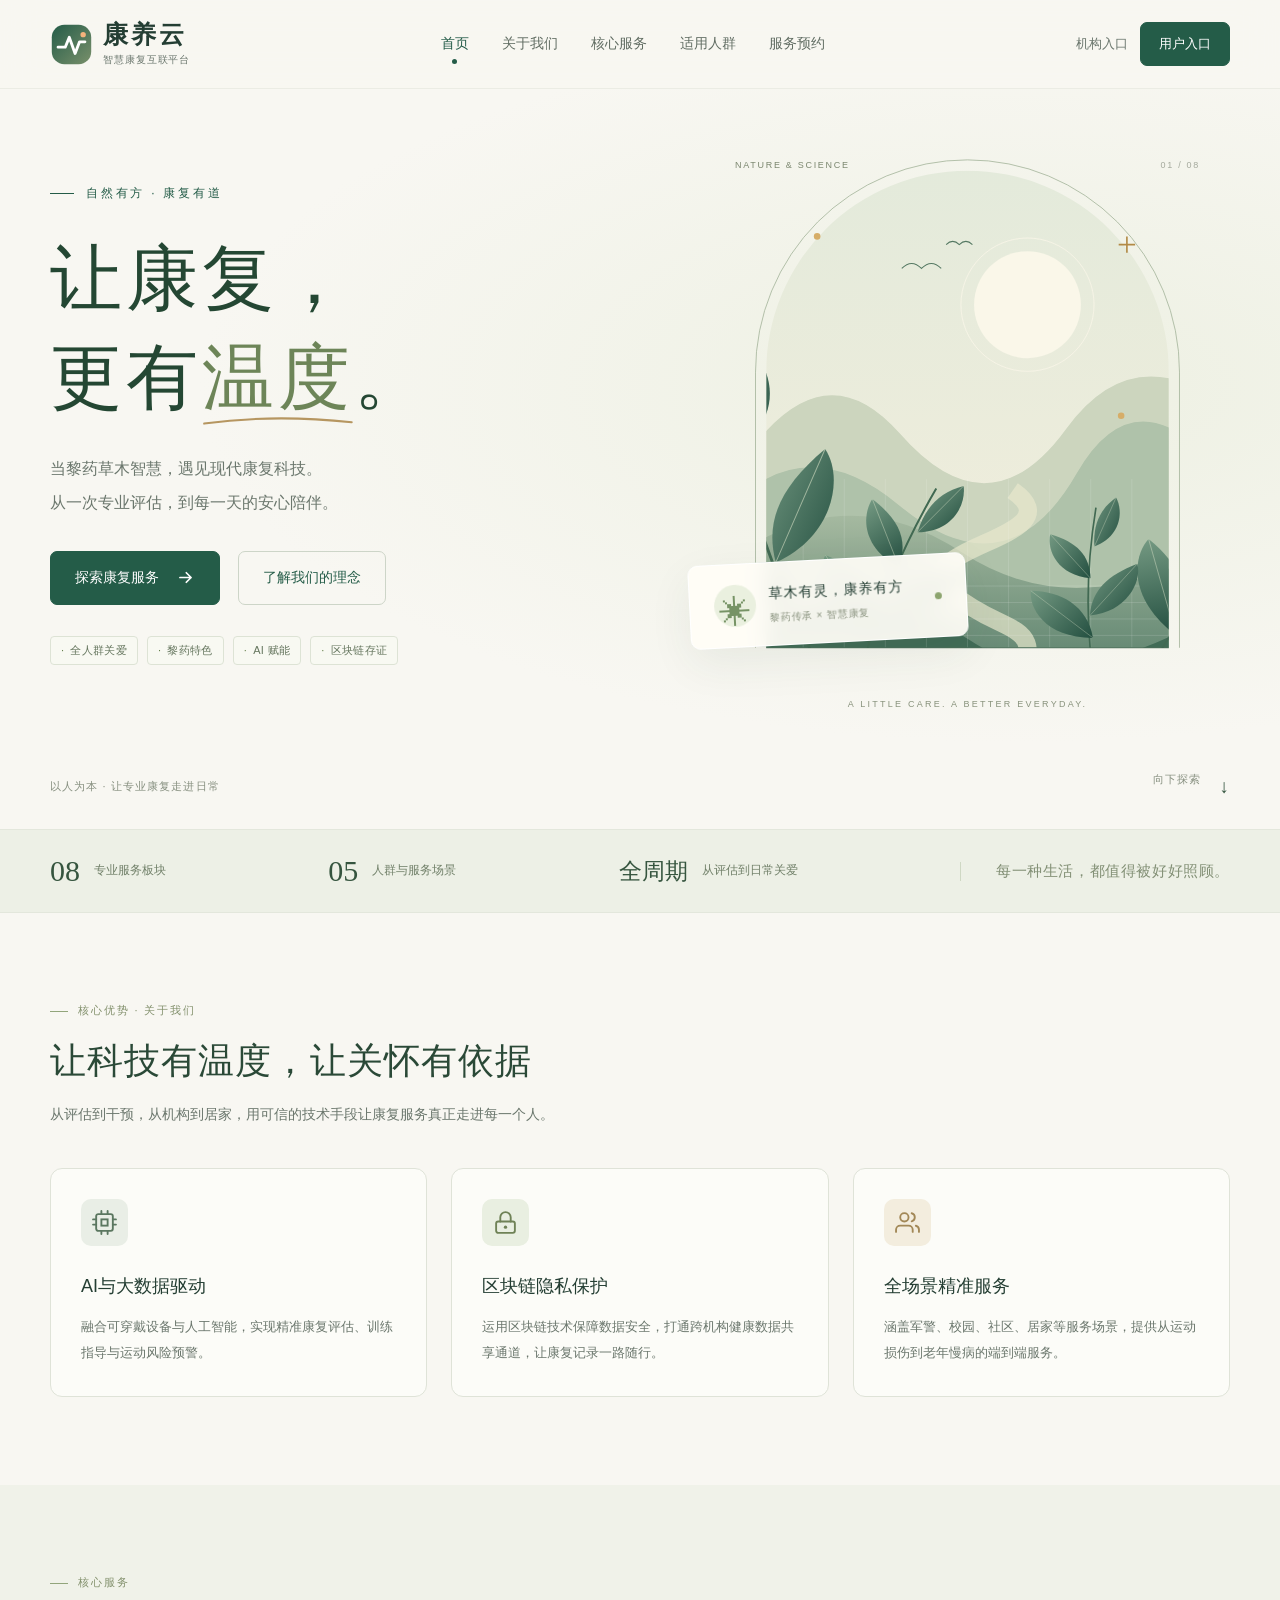
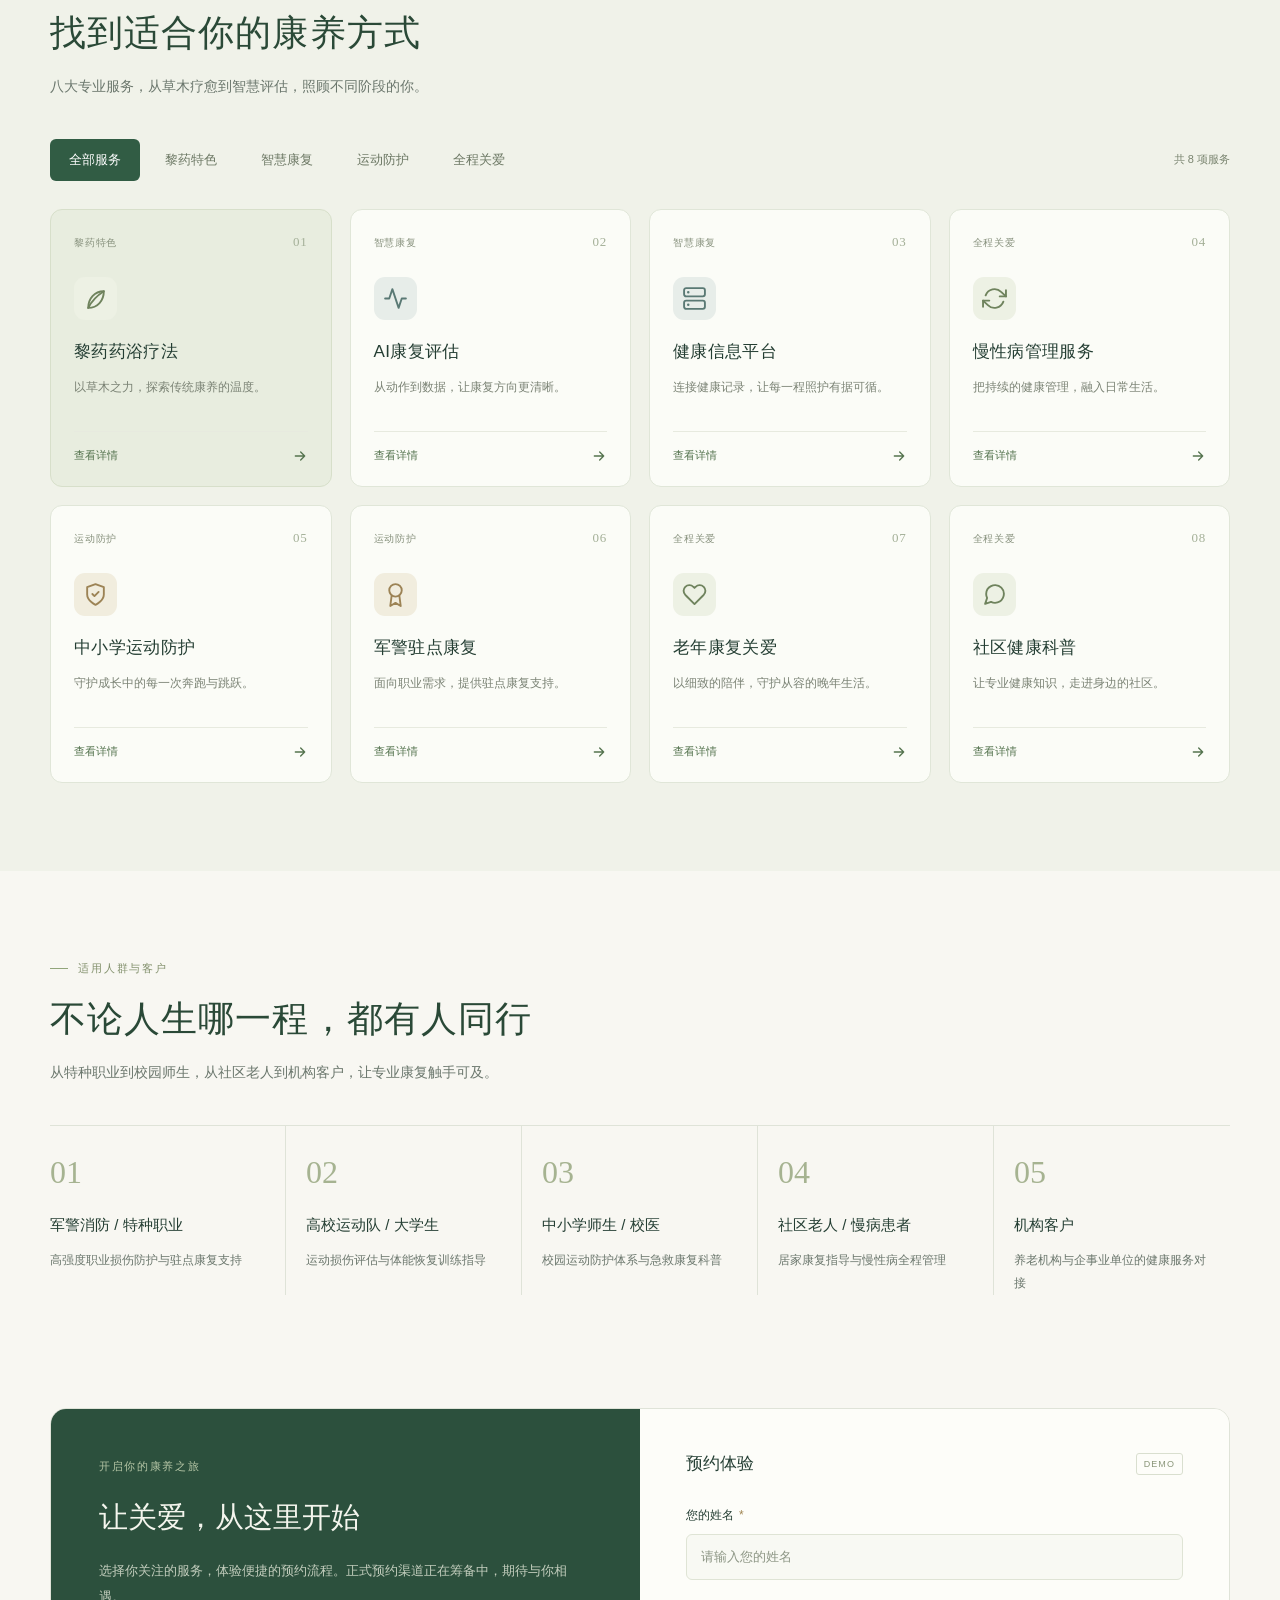
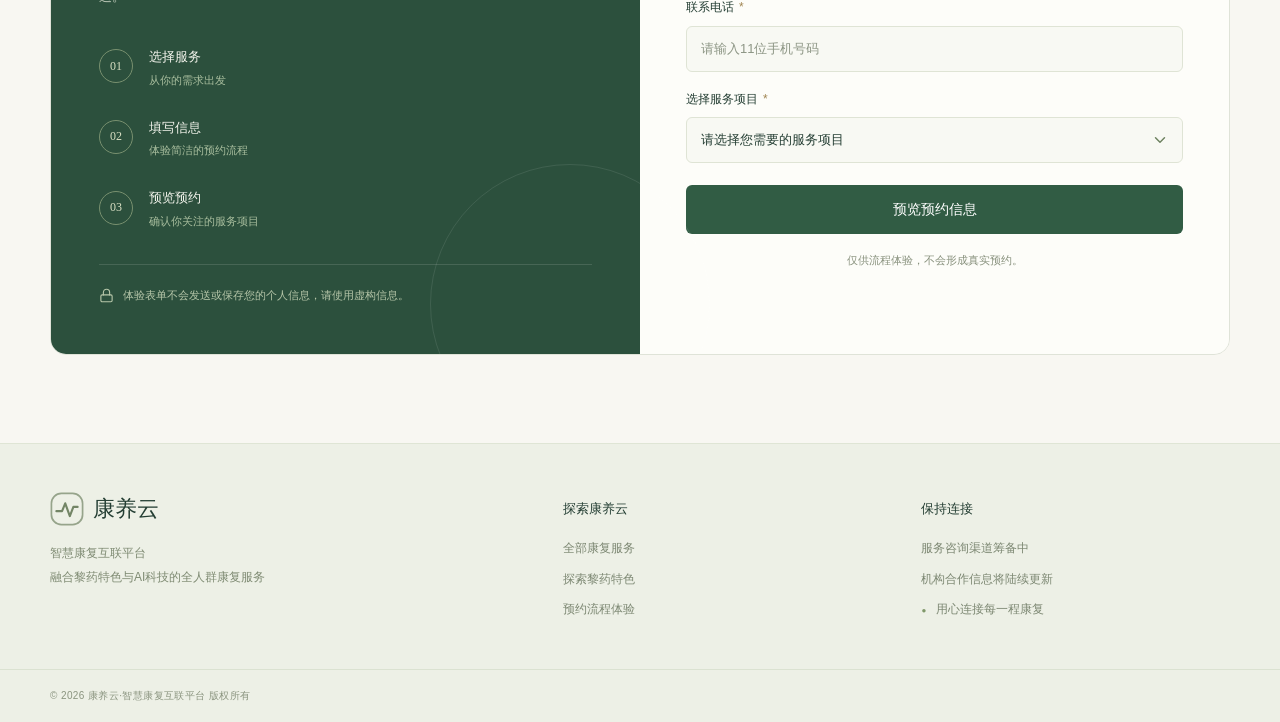
<file: index.html>
<!DOCTYPE html>
<html lang="zh-CN">
<head>
<meta charset="UTF-8">
<meta name="viewport" content="width=device-width, initial-scale=1.0">
<title>康养云·智慧康复互联平台 — 融合黎药特色与AI科技的全人群康复服务</title>
<meta name="description" content="康养云·智慧康复互联平台融合黎药特色与AI科技，面向军警、校园、社区、居家等场景，提供八大服务板块、全生命周期的智慧康复服务。">
<meta name="theme-color" content="#245c48">
<link rel="icon" href="assets/favicon.svg" type="image/svg+xml">
<link rel="stylesheet" href="styles.css">

</head>
<body>
<a class="skip-link" href="#main">跳转到主要内容</a>

<!-- ==================== 顶部导航栏 ==================== -->
<header class="site-header" id="top">
  <div class="container header-inner">
    <a class="brand" href="#top" aria-label="康养云·智慧康复互联平台 首页">
      <svg class="brand-mark" viewBox="0 0 48 48" aria-hidden="true">
        <defs>
          <linearGradient id="kBrandGrad" x1="0" y1="0" x2="1" y2="1">
            <stop offset="0" stop-color="#245c48"/>
            <stop offset="1" stop-color="#79906b"/>
          </linearGradient>
        </defs>
        <rect x="2" y="2" width="44" height="44" rx="14" fill="url(#kBrandGrad)"/>
        <path d="M9 27h8l4.5-11 6.5 18 5-13h6" fill="none" stroke="#FFFFFF" stroke-width="3.2" stroke-linecap="round" stroke-linejoin="round"/>
        <circle cx="37" cy="13" r="3" fill="#F5B37C"/>
      </svg>
      <span class="brand-text">
        <strong>康养云</strong>
        <small>智慧康复互联平台</small>
      </span>
    </a>

    <nav class="main-nav" id="mainNav" aria-label="主导航">
      <a href="#top">首页</a>
      <a href="#advantages">关于我们</a>
      <a href="#services">核心服务</a>
      <a href="#audience">适用人群</a>

      <a href="#booking">服务预约</a>
      <button class="nav-login-mobile" type="button" data-login="admin">机构入口</button>
    </nav>

    <div class="header-actions">
      <button class="btn-header-ghost" type="button" data-login="admin">机构入口</button>
      <button class="btn-header-solid" type="button" data-login="user">用户入口</button>
      <button class="nav-toggle" type="button" id="navToggle" aria-label="打开菜单" aria-expanded="false" aria-controls="mainNav">
        <span></span><span></span><span></span>
      </button>
    </div>
  </div>
</header>

<main id="main" tabindex="-1">

<!-- ==================== 首屏 Banner ==================== -->
<section class="hero">
  <div class="hero-bg" aria-hidden="true">
    <div class="hero-grid"></div>
  </div>
  <div class="container hero-inner">
    <div class="hero-copy">
      <p class="hero-eyebrow">自然有方 · 康复有道</p>
      <h1 class="hero-title">让康复，<br>更有<span class="title-accent">温度<svg viewBox="0 0 220 16" aria-hidden="true"><path d="M3 11Q103-3 217 9" fill="none" stroke="currentColor" stroke-width="3" stroke-linecap="round"/></svg></span>。</h1>
      <p class="hero-sub">当黎药草木智慧，遇见现代康复科技。<br>从一次专业评估，到每一天的安心陪伴。</p>
      <div class="hero-actions">
        <a class="btn-primary" href="#services">
          探索康复服务
          <svg viewBox="0 0 24 24" aria-hidden="true"><path d="M5 12h14M13 6l6 6-6 6" fill="none" stroke="currentColor" stroke-width="2.2" stroke-linecap="round" stroke-linejoin="round"/></svg>
        </a>
        <a class="btn-secondary" href="#advantages">了解我们的理念</a>
      </div>
      <ul class="hero-tags">
        <li>全人群关爱</li>
        <li>黎药特色</li>
        <li>AI 赋能</li>
        <li>区块链存证</li>
      </ul>
    </div>

    <div class="hero-art"><div class="art-label">NATURE &amp; SCIENCE <span>01 / 08</span></div><img class="botanical-art" src="assets/botanical.svg" alt="温柔的青绿山丘、草药叶片与蜿蜒小径，象征自然与科技相伴的康复之路" width="600" height="660" fetchpriority="high"><div class="art-note"><span class="art-note-icon" aria-hidden="true">✳</span><div><strong>草木有灵，康养有方</strong><small>黎药传承 × 智慧康复</small></div><span class="art-note-dot" aria-hidden="true"></span></div><span class="art-caption">A LITTLE CARE. A BETTER EVERYDAY.</span></div></div><div class="container hero-bottom"><span>以人为本 · 让专业康复走进日常</span><a href="#services">向下探索 <span aria-hidden="true">↓</span></a></div></section><div class="care-strip"><div class="container care-strip-inner"><p><strong>08</strong><span>专业服务板块</span></p><p><strong>05</strong><span>人群与服务场景</span></p><p><strong>全周期</strong><span>从评估到日常关爱</span></p><span class="care-strip-note">每一种生活，都值得被好好照顾。</span></div></div>

<!-- ==================== 核心优势区 ==================== -->
<section class="section" id="advantages">
  <div class="container">
    <div class="section-head" data-reveal>
      <p class="section-eyebrow">核心优势 · 关于我们</p>
      <h2 class="section-title">让科技有温度，让关怀有依据</h2>
      <p class="section-desc">从评估到干预，从机构到居家，用可信的技术手段让康复服务真正走进每一个人。</p>
    </div>

    <div class="adv-grid">
      <article class="adv-card" data-reveal>
        <div class="adv-icon adv-icon-blue">
          <svg viewBox="0 0 24 24" aria-hidden="true">
            <rect x="4" y="4" width="16" height="16" rx="2" fill="none" stroke="currentColor" stroke-width="1.8"/>
            <rect x="9" y="9" width="6" height="6" fill="none" stroke="currentColor" stroke-width="1.8"/>
            <path d="M9 1v3M15 1v3M9 20v3M15 20v3M20 9h3M20 14h3M1 9h3M1 14h3" fill="none" stroke="currentColor" stroke-width="1.8" stroke-linecap="round"/>
          </svg>
        </div>
        <h3>AI与大数据驱动</h3>
        <p>融合可穿戴设备与人工智能，实现精准康复评估、训练指导与运动风险预警。</p>
      </article>

      <article class="adv-card" data-reveal>
        <div class="adv-icon adv-icon-green">
          <svg viewBox="0 0 24 24" aria-hidden="true">
            <rect x="3" y="11" width="18" height="11" rx="2" fill="none" stroke="currentColor" stroke-width="1.8"/>
            <path d="M7 11V7a5 5 0 0 1 10 0v4" fill="none" stroke="currentColor" stroke-width="1.8" stroke-linecap="round"/>
            <circle cx="12" cy="16.5" r="1.6" fill="currentColor"/>
          </svg>
        </div>
        <h3>区块链隐私保护</h3>
        <p>运用区块链技术保障数据安全，打通跨机构健康数据共享通道，让康复记录一路随行。</p>
      </article>

      <article class="adv-card" data-reveal>
        <div class="adv-icon adv-icon-orange">
          <svg viewBox="0 0 24 24" aria-hidden="true">
            <path d="M17 21v-2a4 4 0 0 0-4-4H5a4 4 0 0 0-4 4v2" fill="none" stroke="currentColor" stroke-width="1.8" stroke-linecap="round" stroke-linejoin="round"/>
            <circle cx="9" cy="7" r="4" fill="none" stroke="currentColor" stroke-width="1.8"/>
            <path d="M23 21v-2a4 4 0 0 0-3-3.87M16 3.13a4 4 0 0 1 0 7.75" fill="none" stroke="currentColor" stroke-width="1.8" stroke-linecap="round" stroke-linejoin="round"/>
          </svg>
        </div>
        <h3>全场景精准服务</h3>
        <p>涵盖军警、校园、社区、居家等服务场景，提供从运动损伤到老年慢病的端到端服务。</p>
      </article>
    </div>
  </div>
</section>

<!-- ==================== 核心服务区 ==================== -->
<section class="section section-alt" id="services">
  <div class="container">
    <div class="section-head" data-reveal>
      <p class="section-eyebrow">核心服务</p>
      <h2 class="section-title">找到适合你的康养方式</h2>
      <p class="section-desc">八大专业服务，从草木疗愈到智慧评估，照顾不同阶段的你。</p>
    </div>

    <div class="service-toolbar"><div class="service-filters" role="group" aria-label="筛选服务" hidden><button type="button" data-filter="all" aria-pressed="true">全部服务</button><button type="button" data-filter="herbal" aria-pressed="false">黎药特色</button><button type="button" data-filter="smart" aria-pressed="false">智慧康复</button><button type="button" data-filter="sport" aria-pressed="false">运动防护</button><button type="button" data-filter="care" aria-pressed="false">全程关爱</button></div><span id="serviceCount" class="service-count" role="status">共 8 项服务</span></div><div class="service-grid" id="serviceGrid">
      <a class="service-card" href="herbal-bath.html" data-category="herbal" data-reveal><span class="service-topline"><span>黎药特色</span><span>01</span></span>
        <span class="service-icon">
          <svg viewBox="0 0 24 24" aria-hidden="true">
            <path d="M5 21c0-9 6-16 15-16 0 9-6 16-15 16z" fill="none" stroke="currentColor" stroke-width="1.8" stroke-linejoin="round"/>
            <path d="M5 21C8.5 14 13 9.5 20 5" fill="none" stroke="currentColor" stroke-width="1.8" stroke-linecap="round"/>
          </svg>
        </span>
        <span class="service-name">黎药药浴疗法</span>
        <span class="service-desc">以草木之力，探索传统康养的温度。</span><span class="service-cta">查看详情
          <svg viewBox="0 0 24 24" aria-hidden="true"><path d="M5 12h14M13 6l6 6-6 6" fill="none" stroke="currentColor" stroke-width="2" stroke-linecap="round" stroke-linejoin="round"/></svg>
        </span>
      </a>

      <a class="service-card" href="ai-assessment.html" data-category="smart" data-reveal><span class="service-topline"><span>智慧康复</span><span>02</span></span>
        <span class="service-icon">
          <svg viewBox="0 0 24 24" aria-hidden="true">
            <path d="M22 12h-4l-3 9L9 3l-3 9H2" fill="none" stroke="currentColor" stroke-width="1.8" stroke-linecap="round" stroke-linejoin="round"/>
          </svg>
        </span>
        <span class="service-name">AI康复评估</span>
        <span class="service-desc">从动作到数据，让康复方向更清晰。</span><span class="service-cta">查看详情
          <svg viewBox="0 0 24 24" aria-hidden="true"><path d="M5 12h14M13 6l6 6-6 6" fill="none" stroke="currentColor" stroke-width="2" stroke-linecap="round" stroke-linejoin="round"/></svg>
        </span>
      </a>

      <a class="service-card" href="health-platform.html" data-category="smart" data-reveal><span class="service-topline"><span>智慧康复</span><span>03</span></span>
        <span class="service-icon">
          <svg viewBox="0 0 24 24" aria-hidden="true">
            <rect x="2" y="2" width="20" height="8" rx="2" fill="none" stroke="currentColor" stroke-width="1.8"/>
            <rect x="2" y="14" width="20" height="8" rx="2" fill="none" stroke="currentColor" stroke-width="1.8"/>
            <path d="M6 6h.01M6 18h.01" fill="none" stroke="currentColor" stroke-width="2.4" stroke-linecap="round"/>
          </svg>
        </span>
        <span class="service-name">健康信息平台</span>
        <span class="service-desc">连接健康记录，让每一程照护有据可循。</span><span class="service-cta">查看详情
          <svg viewBox="0 0 24 24" aria-hidden="true"><path d="M5 12h14M13 6l6 6-6 6" fill="none" stroke="currentColor" stroke-width="2" stroke-linecap="round" stroke-linejoin="round"/></svg>
        </span>
      </a>

      <a class="service-card" href="chronic-care.html" data-category="care" data-reveal><span class="service-topline"><span>全程关爱</span><span>04</span></span>
        <span class="service-icon">
          <svg viewBox="0 0 24 24" aria-hidden="true">
            <path d="M23 4v6h-6M1 20v-6h6" fill="none" stroke="currentColor" stroke-width="1.8" stroke-linecap="round" stroke-linejoin="round"/>
            <path d="M3.51 9a9 9 0 0 1 14.85-3.36L23 10M1 14l4.64 4.36A9 9 0 0 0 20.49 15" fill="none" stroke="currentColor" stroke-width="1.8" stroke-linecap="round" stroke-linejoin="round"/>
          </svg>
        </span>
        <span class="service-name">慢性病管理服务</span>
        <span class="service-desc">把持续的健康管理，融入日常生活。</span><span class="service-cta">查看详情
          <svg viewBox="0 0 24 24" aria-hidden="true"><path d="M5 12h14M13 6l6 6-6 6" fill="none" stroke="currentColor" stroke-width="2" stroke-linecap="round" stroke-linejoin="round"/></svg>
        </span>
      </a>

      <a class="service-card" href="campus-sports.html" data-category="sport" data-reveal><span class="service-topline"><span>运动防护</span><span>05</span></span>
        <span class="service-icon">
          <svg viewBox="0 0 24 24" aria-hidden="true">
            <path d="M12 22s8-4 8-10V5l-8-3-8 3v7c0 6 8 10 8 10z" fill="none" stroke="currentColor" stroke-width="1.8" stroke-linejoin="round"/>
            <path d="M9 11.5l2 2 4-4" fill="none" stroke="currentColor" stroke-width="1.8" stroke-linecap="round" stroke-linejoin="round"/>
          </svg>
        </span>
        <span class="service-name">中小学运动防护</span>
        <span class="service-desc">守护成长中的每一次奔跑与跳跃。</span><span class="service-cta">查看详情
          <svg viewBox="0 0 24 24" aria-hidden="true"><path d="M5 12h14M13 6l6 6-6 6" fill="none" stroke="currentColor" stroke-width="2" stroke-linecap="round" stroke-linejoin="round"/></svg>
        </span>
      </a>

      <a class="service-card" href="police-rehab.html" data-category="sport" data-reveal><span class="service-topline"><span>运动防护</span><span>06</span></span>
        <span class="service-icon">
          <svg viewBox="0 0 24 24" aria-hidden="true">
            <circle cx="12" cy="8" r="6" fill="none" stroke="currentColor" stroke-width="1.8"/>
            <path d="M8.21 13.89L7 23l5-3 5 3-1.21-9.11" fill="none" stroke="currentColor" stroke-width="1.8" stroke-linecap="round" stroke-linejoin="round"/>
          </svg>
        </span>
        <span class="service-name">军警驻点康复</span>
        <span class="service-desc">面向职业需求，提供驻点康复支持。</span><span class="service-cta">查看详情
          <svg viewBox="0 0 24 24" aria-hidden="true"><path d="M5 12h14M13 6l6 6-6 6" fill="none" stroke="currentColor" stroke-width="2" stroke-linecap="round" stroke-linejoin="round"/></svg>
        </span>
      </a>

      <a class="service-card" href="elderly-care.html" data-category="care" data-reveal><span class="service-topline"><span>全程关爱</span><span>07</span></span>
        <span class="service-icon">
          <svg viewBox="0 0 24 24" aria-hidden="true">
            <path d="M20.84 4.61a5.5 5.5 0 0 0-7.78 0L12 5.67l-1.06-1.06a5.5 5.5 0 0 0-7.78 7.78l1.06 1.06L12 21.23l7.78-7.78 1.06-1.06a5.5 5.5 0 0 0 0-7.78z" fill="none" stroke="currentColor" stroke-width="1.8" stroke-linejoin="round"/>
          </svg>
        </span>
        <span class="service-name">老年康复关爱</span>
        <span class="service-desc">以细致的陪伴，守护从容的晚年生活。</span><span class="service-cta">查看详情
          <svg viewBox="0 0 24 24" aria-hidden="true"><path d="M5 12h14M13 6l6 6-6 6" fill="none" stroke="currentColor" stroke-width="2" stroke-linecap="round" stroke-linejoin="round"/></svg>
        </span>
      </a>

      <a class="service-card" href="community-health.html" data-category="care" data-reveal><span class="service-topline"><span>全程关爱</span><span>08</span></span>
        <span class="service-icon">
          <svg viewBox="0 0 24 24" aria-hidden="true">
            <path d="M21 11.5a8.38 8.38 0 0 1-.9 3.8 8.5 8.5 0 0 1-7.6 4.7 8.38 8.38 0 0 1-3.8-.9L3 21l1.9-5.7a8.38 8.38 0 0 1-.9-3.8 8.5 8.5 0 0 1 4.7-7.6 8.38 8.38 0 0 1 3.8-.9h.5a8.48 8.48 0 0 1 8 8v.5z" fill="none" stroke="currentColor" stroke-width="1.8" stroke-linejoin="round"/>
          </svg>
        </span>
        <span class="service-name">社区健康科普</span>
        <span class="service-desc">让专业健康知识，走进身边的社区。</span><span class="service-cta">查看详情
          <svg viewBox="0 0 24 24" aria-hidden="true"><path d="M5 12h14M13 6l6 6-6 6" fill="none" stroke="currentColor" stroke-width="2" stroke-linecap="round" stroke-linejoin="round"/></svg>
        </span>
      </a>
    </div>
  </div>
</section>

<!-- ==================== 适用人群区 ==================== -->
<section class="section" id="audience">
  <div class="container">
    <div class="section-head" data-reveal>
      <p class="section-eyebrow">适用人群与客户</p>
      <h2 class="section-title">不论人生哪一程，都有人同行</h2>
      <p class="section-desc">从特种职业到校园师生，从社区老人到机构客户，让专业康复触手可及。</p>
    </div>

    <div class="aud-grid">
      <article class="aud-card" data-reveal>
        <span class="aud-num">01</span>
        <h3>军警消防 / 特种职业</h3>
        <p>高强度职业损伤防护与驻点康复支持</p>
      </article>
      <article class="aud-card" data-reveal>
        <span class="aud-num">02</span>
        <h3>高校运动队 / 大学生</h3>
        <p>运动损伤评估与体能恢复训练指导</p>
      </article>
      <article class="aud-card" data-reveal>
        <span class="aud-num">03</span>
        <h3>中小学师生 / 校医</h3>
        <p>校园运动防护体系与急救康复科普</p>
      </article>
      <article class="aud-card" data-reveal>
        <span class="aud-num">04</span>
        <h3>社区老人 / 慢病患者</h3>
        <p>居家康复指导与慢性病全程管理</p>
      </article>
      <article class="aud-card" data-reveal>
        <span class="aud-num">05</span>
        <h3>机构客户</h3>
        <p>养老机构与企事业单位的健康服务对接</p>
      </article>
    </div>
  </div>
</section>

<!-- ==================== 在线预约区 ==================== -->
<section class="section section-booking" id="booking">
  <div class="container">
    <div class="booking-wrap">
      <aside class="booking-aside" data-reveal>
        <p class="booking-eyebrow">开启你的康养之旅</p>
        <h2>让关爱，从这里开始</h2>
        <p class="booking-intro">选择你关注的服务，体验便捷的预约流程。正式预约渠道正在筹备中，期待与你相遇。</p>

        <ol class="booking-journey"><li><span>01</span><div><strong>选择服务</strong><p>从你的需求出发</p></div></li><li><span>02</span><div><strong>填写信息</strong><p>体验简洁的预约流程</p></div></li><li><span>03</span><div><strong>预览预约</strong><p>确认你关注的服务项目</p></div></li></ol>

        <p class="booking-privacy">
          <svg viewBox="0 0 24 24" aria-hidden="true"><rect x="3" y="11" width="18" height="11" rx="2" fill="none" stroke="currentColor" stroke-width="1.8"/><path d="M7 11V7a5 5 0 0 1 10 0v4" fill="none" stroke="currentColor" stroke-width="1.8" stroke-linecap="round"/></svg>
          体验表单不会发送或保存您的个人信息，请使用虚构信息。
        </p>
      </aside>

      <div class="booking-card" data-reveal>
        <p class="form-kicker">预约体验 <span>DEMO</span></p><noscript><p class="form-hint">请启用 JavaScript 以体验预约预览。此表单不会提交预约。</p></noscript>
        <form id="bookingForm" class="booking-form" novalidate>
          <div class="field">
            <label for="bkName">您的姓名<span class="required">*</span></label>
            <input type="text" id="bkName" name="name" placeholder="请输入您的姓名" autocomplete="name">
            <p class="field-error" id="bkNameError" role="alert"></p>
          </div>

          <div class="field">
            <label for="bkPhone">联系电话<span class="required">*</span></label>
            <input type="tel" id="bkPhone" name="phone" placeholder="请输入11位手机号码" autocomplete="tel" inputmode="numeric" maxlength="11">
            <p class="field-error" id="bkPhoneError" role="alert"></p>
          </div>

          <div class="field">
            <label for="bkService">选择服务项目<span class="required">*</span></label>
            <div class="select-wrap">
              <select id="bkService" name="service">
                <option value="" selected disabled>请选择您需要的服务项目</option>
                <option value="黎药药浴疗法">黎药药浴疗法</option>
                <option value="AI康复评估">AI康复评估</option>
                <option value="健康信息平台">健康信息平台</option>
                <option value="慢性病管理服务">慢性病管理服务</option>
                <option value="中小学运动防护">中小学运动防护</option>
                <option value="军警驻点康复">军警驻点康复</option>
                <option value="老年康复关爱">老年康复关爱</option>
                <option value="社区健康科普">社区健康科普</option>
              </select>
              <svg class="select-arrow" viewBox="0 0 24 24" aria-hidden="true"><path d="M6 9l6 6 6-6" fill="none" stroke="currentColor" stroke-width="2" stroke-linecap="round" stroke-linejoin="round"/></svg>
            </div>
            <p class="field-error" id="bkServiceError" role="alert"></p>
          </div>

          <button class="btn-submit" type="submit" id="bkSubmit" disabled>预览预约信息</button>
          <p class="form-hint">仅供流程体验，不会形成真实预约。</p>
        </form>

        <div class="form-success" id="formSuccess" hidden>
          <svg class="success-icon" viewBox="0 0 96 96" aria-hidden="true">
            <circle class="success-ring" cx="48" cy="48" r="42" fill="none"/>
            <path class="success-check" d="M30 50l12 12 24-26" fill="none"/>
          </svg>
          <h3 tabindex="-1">预约信息已预览</h3>
          <p class="success-desc">这是流程体验，您的信息未发送给任何机构。</p>
          <p class="success-tip">正式服务渠道开放后，将支持实际预约。</p>
          <button class="btn-secondary" type="button" id="bkReset">返回修改</button>
        </div>
      </div>
    </div>
  </div>
</section>

</main>

<!-- ==================== Footer ==================== -->
<footer class="site-footer" id="partners">
  <div class="container footer-inner">
    <div class="footer-col footer-brand">
      <div class="footer-logo">
        <svg viewBox="0 0 48 48" aria-hidden="true">
          <rect x="2" y="2" width="44" height="44" rx="14" fill="none" stroke="currentColor" stroke-width="2.4" opacity=".7"/>
          <path d="M9 27h8l4.5-11 6.5 18 5-13h6" fill="none" stroke="currentColor" stroke-width="3" stroke-linecap="round" stroke-linejoin="round"/>
        </svg>
        <span>康养云</span>
      </div>
      <p class="footer-slogan">智慧康复互联平台<br>融合黎药特色与AI科技的全人群康复服务</p>
    </div>

    <div class="footer-col">
      <h3>探索康养云</h3><ul class="footer-links"><li><a href="index.html#services">全部康复服务</a></li><li><a href="herbal-bath.html">探索黎药特色</a></li><li><a href="index.html#booking">预约流程体验</a></li></ul>
    </div>

    <div class="footer-col">
      <h3>保持连接</h3><ul class="footer-links footer-contact"><li>服务咨询渠道筹备中</li><li>机构合作信息将陆续更新</li><li><span class="footer-status">●</span> 用心连接每一程康复</li></ul>
    </div>
  </div>

  <div class="footer-bottom">
    <div class="container">
      <p>© 2026 康养云·智慧康复互联平台 版权所有</p>
    </div>
  </div>
</footer>

<!-- ==================== 登录弹窗 ==================== -->
<div class="modal" id="loginModal" hidden><div class="modal-mask" data-close-modal></div><div class="modal-card" role="dialog" aria-modal="true" aria-labelledby="loginModalTitle" aria-describedby="loginModalSub" tabindex="-1"><button class="modal-close" type="button" data-close-modal aria-label="关闭入口说明">×</button><span class="modal-symbol" aria-hidden="true">＋</span><p class="section-eyebrow">CARE, CONNECTED</p><h2 class="modal-title" id="loginModalTitle">用户服务入口</h2><p class="modal-sub" id="loginModalSub">账户服务尚未开放。您可以先浏览服务内容，或体验预约填写流程。</p><a class="btn-primary" href="index.html#booking">体验预约流程 <svg viewBox="0 0 24 24" aria-hidden="true"><path d="M5 12h14m-6-6 6 6-6 6" fill="none" stroke="currentColor" stroke-width="1.7" stroke-linecap="round" stroke-linejoin="round"/></svg></a><p class="modal-note">当前为展示站，不提供账户登录或健康档案存储。</p></div></div>

<div class="toast" id="toast" role="status" aria-live="polite"></div>

<script src="script.js"></script>
<a class="back-top" href="#top" aria-label="返回顶部" hidden>↑</a>
</body>
</html>
</file>
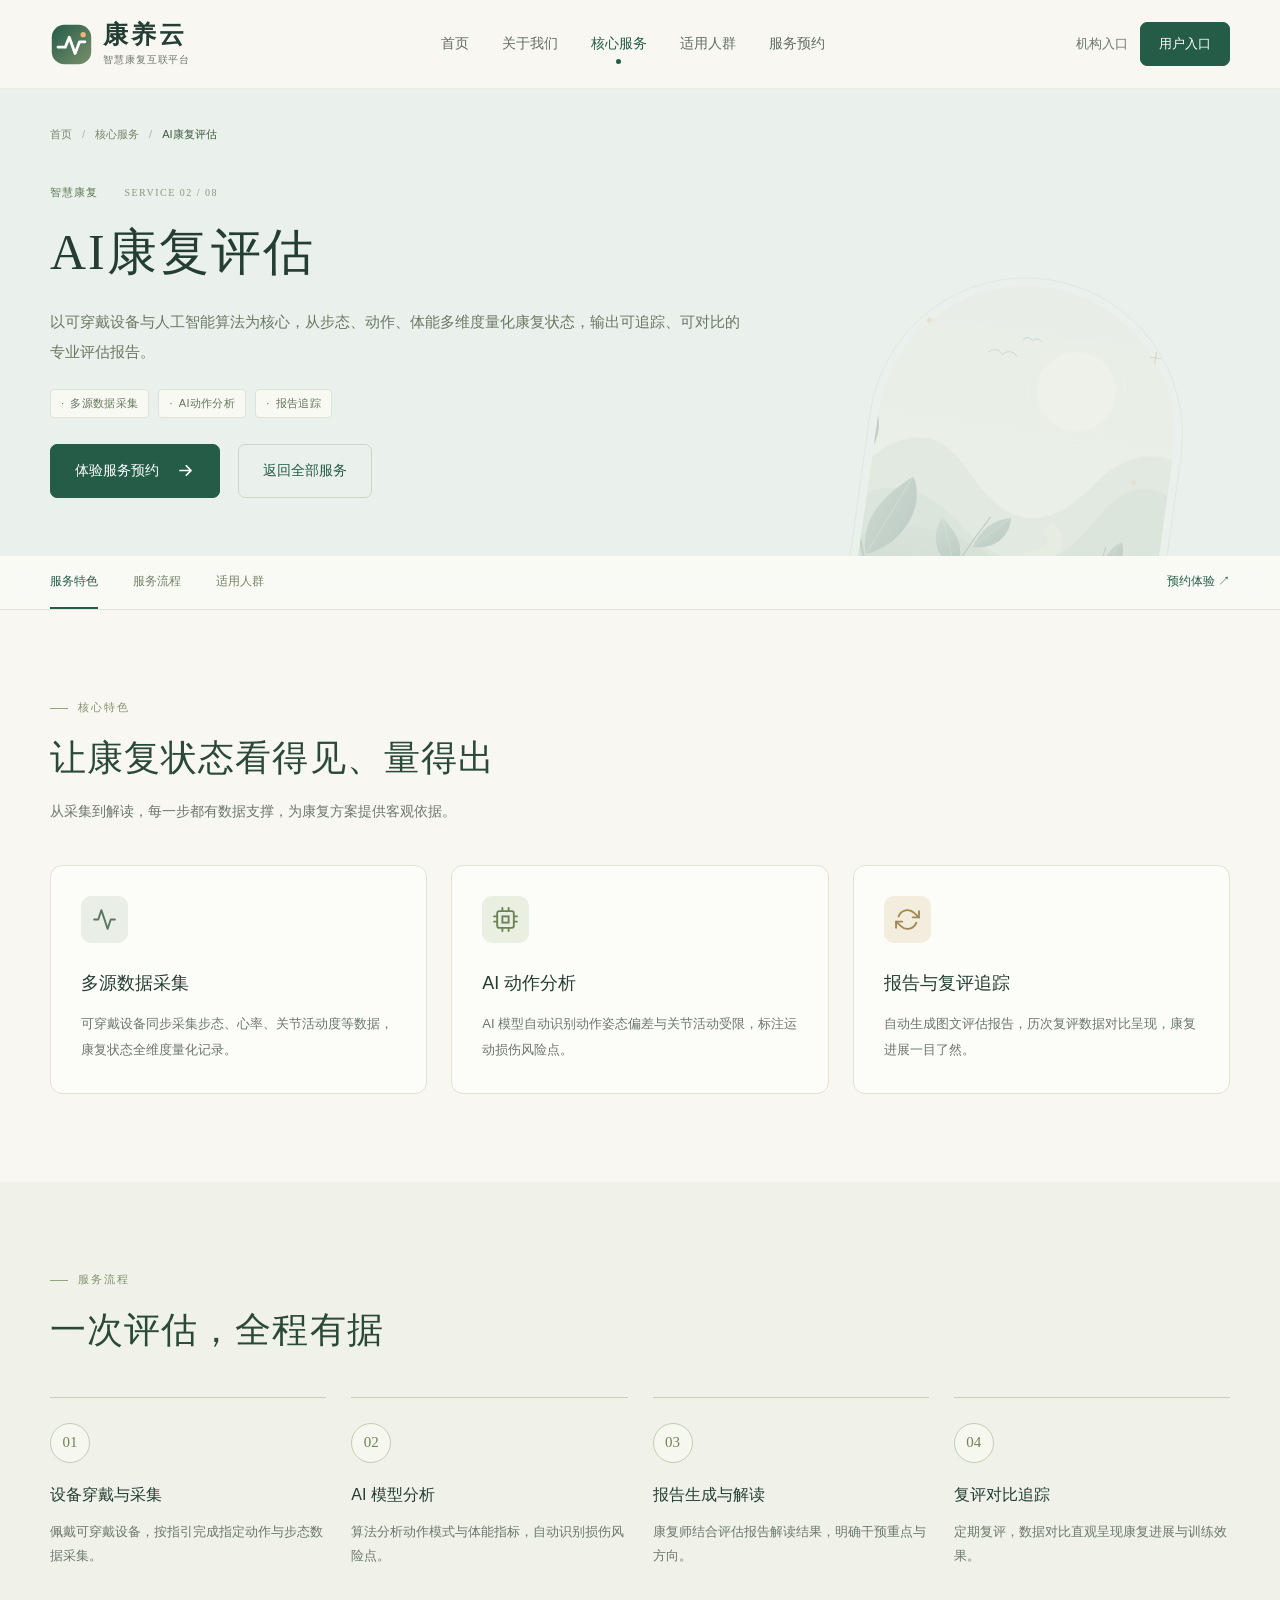
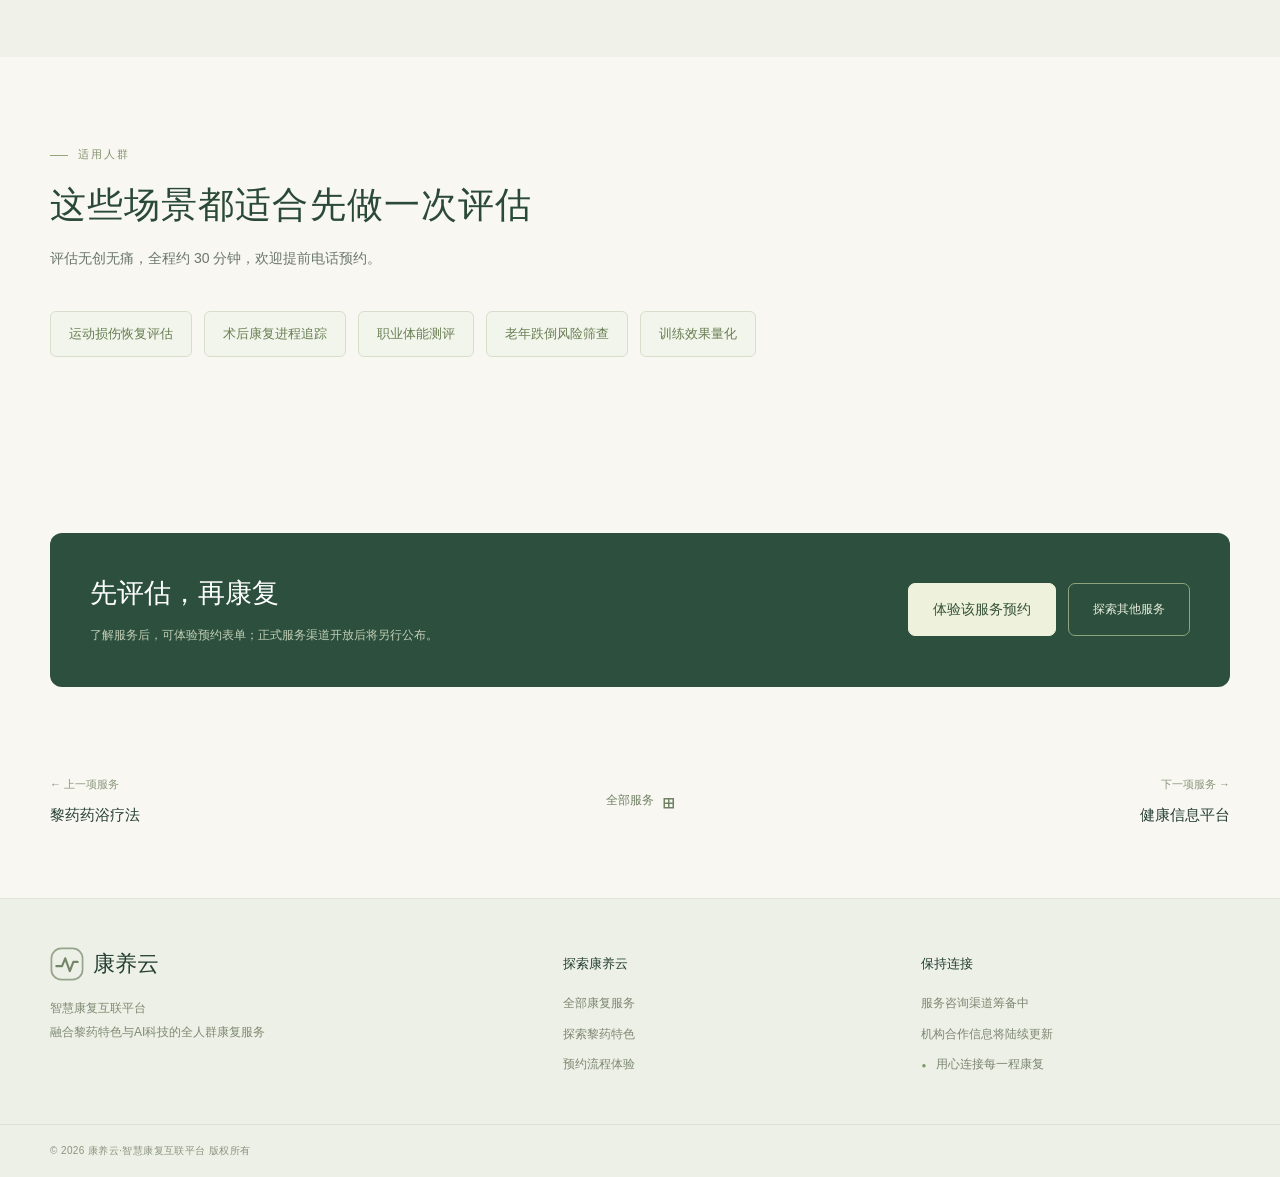
<file: ai-assessment.html>
<!DOCTYPE html>
<html lang="zh-CN">
<head>
<meta charset="UTF-8">
<meta name="viewport" content="width=device-width, initial-scale=1.0">
<title>AI康复评估 — 康养云·智慧康复互联平台</title>
<meta name="description" content="以可穿戴设备与人工智能算法为核心，从步态、动作、体能多维度量化康复状态，输出可追踪、可对比的专业评估报告。">
<meta name="theme-color" content="#245c48">
<link rel="icon" href="assets/favicon.svg" type="image/svg+xml">
<link rel="stylesheet" href="styles.css">

</head>
<body>
<a class="skip-link" href="#main">跳转到主要内容</a>

<!-- ==================== 顶部导航栏 ==================== -->
<header class="site-header" id="top">
  <div class="container header-inner">
    <a class="brand" href="index.html" aria-label="康养云·智慧康复互联平台 首页">
      <svg class="brand-mark" viewBox="0 0 48 48" aria-hidden="true">
        <defs>
          <linearGradient id="kBrandGrad" x1="0" y1="0" x2="1" y2="1">
            <stop offset="0" stop-color="#245c48"/>
            <stop offset="1" stop-color="#79906b"/>
          </linearGradient>
        </defs>
        <rect x="2" y="2" width="44" height="44" rx="14" fill="url(#kBrandGrad)"/>
        <path d="M9 27h8l4.5-11 6.5 18 5-13h6" fill="none" stroke="#FFFFFF" stroke-width="3.2" stroke-linecap="round" stroke-linejoin="round"/>
        <circle cx="37" cy="13" r="3" fill="#F5B37C"/>
      </svg>
      <span class="brand-text">
        <strong>康养云</strong>
        <small>智慧康复互联平台</small>
      </span>
    </a>

    <nav class="main-nav" id="mainNav" aria-label="主导航">
      <a href="index.html">首页</a>
      <a href="index.html#advantages">关于我们</a>
      <a href="index.html#services">核心服务</a>
      <a href="index.html#audience">适用人群</a>

      <a href="index.html#booking">服务预约</a>
      <button class="nav-login-mobile" type="button" data-login="admin">机构入口</button>
    </nav>

    <div class="header-actions">
      <button class="btn-header-ghost" type="button" data-login="admin">机构入口</button>
      <button class="btn-header-solid" type="button" data-login="user">用户入口</button>
      <button class="nav-toggle" type="button" id="navToggle" aria-label="打开菜单" aria-expanded="false" aria-controls="mainNav">
        <span></span><span></span><span></span>
      </button>
    </div>
  </div>
</header>

<main id="main" tabindex="-1">

<!-- ==================== 服务 Hero ==================== -->
<section class="page-hero" data-theme="smart">
  <div class="container">
    <nav class="breadcrumb" aria-label="面包屑导航">
      <a href="index.html">首页</a>
      <span class="sep">/</span>
      <a href="index.html#services">核心服务</a>
      <span class="sep">/</span>
      <span class="current">AI康复评估</span>
    </nav>
    <p class="detail-kicker">智慧康复 <span>SERVICE 02 / 08</span></p><h1>AI康复评估</h1>
    <p class="lead">以可穿戴设备与人工智能算法为核心，从步态、动作、体能多维度量化康复状态，输出可追踪、可对比的专业评估报告。</p>
    <ul class="hero-tags">
      <li>多源数据采集</li>
      <li>AI动作分析</li>
      <li>报告追踪</li>
    </ul>
    <div class="hero-actions">
      <a class="btn-primary" href="index.html?service=AI康复评估#booking">
        体验服务预约
        <svg viewBox="0 0 24 24" aria-hidden="true"><path d="M5 12h14M13 6l6 6-6 6" fill="none" stroke="currentColor" stroke-width="2.2" stroke-linecap="round" stroke-linejoin="round"/></svg>
      </a>
      <a class="btn-secondary" href="index.html#services">返回全部服务</a>
    </div>
  </div>
</section>
<nav class="detail-nav" aria-label="服务页目录"><div class="container"><a href="#features">服务特色</a><a href="#process">服务流程</a><a href="#audience">适用人群</a><a href="#cta">预约体验 ↗</a></div></nav>

<!-- ==================== 核心特色 ==================== -->
<section class="section" id="features">
  <div class="container">
    <div class="section-head" data-reveal>
      <p class="section-eyebrow">核心特色</p>
      <h2 class="section-title">让康复状态看得见、量得出</h2>
      <p class="section-desc">从采集到解读，每一步都有数据支撑，为康复方案提供客观依据。</p>
    </div>

    <div class="feature-grid">
      <article class="feature-card" data-reveal>
        <div class="feature-icon adv-icon-blue">
          <svg viewBox="0 0 24 24" aria-hidden="true">
            <path d="M22 12h-4l-3 9L9 3l-3 9H2" fill="none" stroke="currentColor" stroke-width="1.8" stroke-linecap="round" stroke-linejoin="round"/>
          </svg>
        </div>
        <h3>多源数据采集</h3>
        <p>可穿戴设备同步采集步态、心率、关节活动度等数据，康复状态全维度量化记录。</p>
      </article>

      <article class="feature-card" data-reveal>
        <div class="feature-icon adv-icon-green">
          <svg viewBox="0 0 24 24" aria-hidden="true">
            <rect x="4" y="4" width="16" height="16" rx="2" fill="none" stroke="currentColor" stroke-width="1.8"/>
            <rect x="9" y="9" width="6" height="6" fill="none" stroke="currentColor" stroke-width="1.8"/>
            <path d="M9 1v3M15 1v3M9 20v3M15 20v3M20 9h3M20 14h3M1 9h3M1 14h3" fill="none" stroke="currentColor" stroke-width="1.8" stroke-linecap="round"/>
          </svg>
        </div>
        <h3>AI 动作分析</h3>
        <p>AI 模型自动识别动作姿态偏差与关节活动受限，标注运动损伤风险点。</p>
      </article>

      <article class="feature-card" data-reveal>
        <div class="feature-icon adv-icon-orange">
          <svg viewBox="0 0 24 24" aria-hidden="true">
            <path d="M23 4v6h-6M1 20v-6h6" fill="none" stroke="currentColor" stroke-width="1.8" stroke-linecap="round" stroke-linejoin="round"/>
            <path d="M3.51 9a9 9 0 0 1 14.85-3.36L23 10M1 14l4.64 4.36A9 9 0 0 0 20.49 15" fill="none" stroke="currentColor" stroke-width="1.8" stroke-linecap="round" stroke-linejoin="round"/>
          </svg>
        </div>
        <h3>报告与复评追踪</h3>
        <p>自动生成图文评估报告，历次复评数据对比呈现，康复进展一目了然。</p>
      </article>
    </div>
  </div>
</section>

<!-- ==================== 服务流程 ==================== -->
<section class="section section-alt" id="process">
  <div class="container">
    <div class="section-head" data-reveal>
      <p class="section-eyebrow">服务流程</p>
      <h2 class="section-title">一次评估，全程有据</h2>
    </div>

    <ol class="steps">
      <li class="step-item" data-reveal>
        <span class="step-num">01</span>
        <h3>设备穿戴与采集</h3>
        <p>佩戴可穿戴设备，按指引完成指定动作与步态数据采集。</p>
      </li>
      <li class="step-item" data-reveal>
        <span class="step-num">02</span>
        <h3>AI 模型分析</h3>
        <p>算法分析动作模式与体能指标，自动识别损伤风险点。</p>
      </li>
      <li class="step-item" data-reveal>
        <span class="step-num">03</span>
        <h3>报告生成与解读</h3>
        <p>康复师结合评估报告解读结果，明确干预重点与方向。</p>
      </li>
      <li class="step-item" data-reveal>
        <span class="step-num">04</span>
        <h3>复评对比追踪</h3>
        <p>定期复评，数据对比直观呈现康复进展与训练效果。</p>
      </li>
    </ol>
  </div>
</section>

<!-- ==================== 适用人群 ==================== -->
<section class="section" id="audience">
  <div class="container">
    <div class="section-head" data-reveal>
      <p class="section-eyebrow">适用人群</p>
      <h2 class="section-title">这些场景都适合先做一次评估</h2>
      <p class="section-desc">评估无创无痛，全程约 30 分钟，欢迎提前电话预约。</p>
    </div>
    <ul class="audience-tags" data-reveal>
      <li>运动损伤恢复评估</li>
      <li>术后康复进程追踪</li>
      <li>职业体能测评</li>
      <li>老年跌倒风险筛查</li>
      <li>训练效果量化</li>
    </ul>
  </div>
</section>

<!-- ==================== 预约 CTA ==================== -->
<section class="section" id="cta">
  <div class="container">
    <div class="cta-band" data-reveal>
      <div>
        <h2>先评估，再康复</h2>
        <p>了解服务后，可体验预约表单；正式服务渠道开放后将另行公布。</p>
      </div>
      <div class="cta-actions">
        <a class="btn-light" href="index.html?service=AI康复评估#booking">体验该服务预约</a>
        <a class="btn-outline-light" href="index.html#services">探索其他服务</a>
      </div>
    </div>
  </div>
</section>

<nav class="service-pagination container" aria-label="切换服务"><a href="herbal-bath.html"><small>← 上一项服务</small><strong>黎药药浴疗法</strong></a><a class="all-services-link" href="index.html#services" aria-label="返回全部服务">全部服务 <span aria-hidden="true">⊞</span></a><a href="health-platform.html"><small>下一项服务 →</small><strong>健康信息平台</strong></a></nav>
</main>

<!-- ==================== Footer ==================== -->
<footer class="site-footer" id="partners">
  <div class="container footer-inner">
    <div class="footer-col footer-brand">
      <div class="footer-logo">
        <svg viewBox="0 0 48 48" aria-hidden="true">
          <rect x="2" y="2" width="44" height="44" rx="14" fill="none" stroke="currentColor" stroke-width="2.4" opacity=".7"/>
          <path d="M9 27h8l4.5-11 6.5 18 5-13h6" fill="none" stroke="currentColor" stroke-width="3" stroke-linecap="round" stroke-linejoin="round"/>
        </svg>
        <span>康养云</span>
      </div>
      <p class="footer-slogan">智慧康复互联平台<br>融合黎药特色与AI科技的全人群康复服务</p>
    </div>

    <div class="footer-col">
      <h3>探索康养云</h3><ul class="footer-links"><li><a href="index.html#services">全部康复服务</a></li><li><a href="herbal-bath.html">探索黎药特色</a></li><li><a href="index.html#booking">预约流程体验</a></li></ul>
    </div>

    <div class="footer-col">
      <h3>保持连接</h3><ul class="footer-links footer-contact"><li>服务咨询渠道筹备中</li><li>机构合作信息将陆续更新</li><li><span class="footer-status">●</span> 用心连接每一程康复</li></ul>
    </div>
  </div>

  <div class="footer-bottom">
    <div class="container">
      <p>© 2026 康养云·智慧康复互联平台 版权所有</p>
    </div>
  </div>
</footer>

<div class="toast" id="toast" role="status" aria-live="polite"></div>

<!-- ==================== 登录弹窗 ==================== -->
<div class="modal" id="loginModal" hidden><div class="modal-mask" data-close-modal></div><div class="modal-card" role="dialog" aria-modal="true" aria-labelledby="loginModalTitle" aria-describedby="loginModalSub" tabindex="-1"><button class="modal-close" type="button" data-close-modal aria-label="关闭入口说明">×</button><span class="modal-symbol" aria-hidden="true">＋</span><p class="section-eyebrow">CARE, CONNECTED</p><h2 class="modal-title" id="loginModalTitle">用户服务入口</h2><p class="modal-sub" id="loginModalSub">账户服务尚未开放。您可以先浏览服务内容，或体验预约填写流程。</p><a class="btn-primary" href="index.html#booking">体验预约流程 <svg viewBox="0 0 24 24" aria-hidden="true"><path d="M5 12h14m-6-6 6 6-6 6" fill="none" stroke="currentColor" stroke-width="1.7" stroke-linecap="round" stroke-linejoin="round"/></svg></a><p class="modal-note">当前为展示站，不提供账户登录或健康档案存储。</p></div></div>

<script src="script.js"></script>
<a class="back-top" href="#top" aria-label="返回顶部" hidden>↑</a>
</body>
</html>
</file>
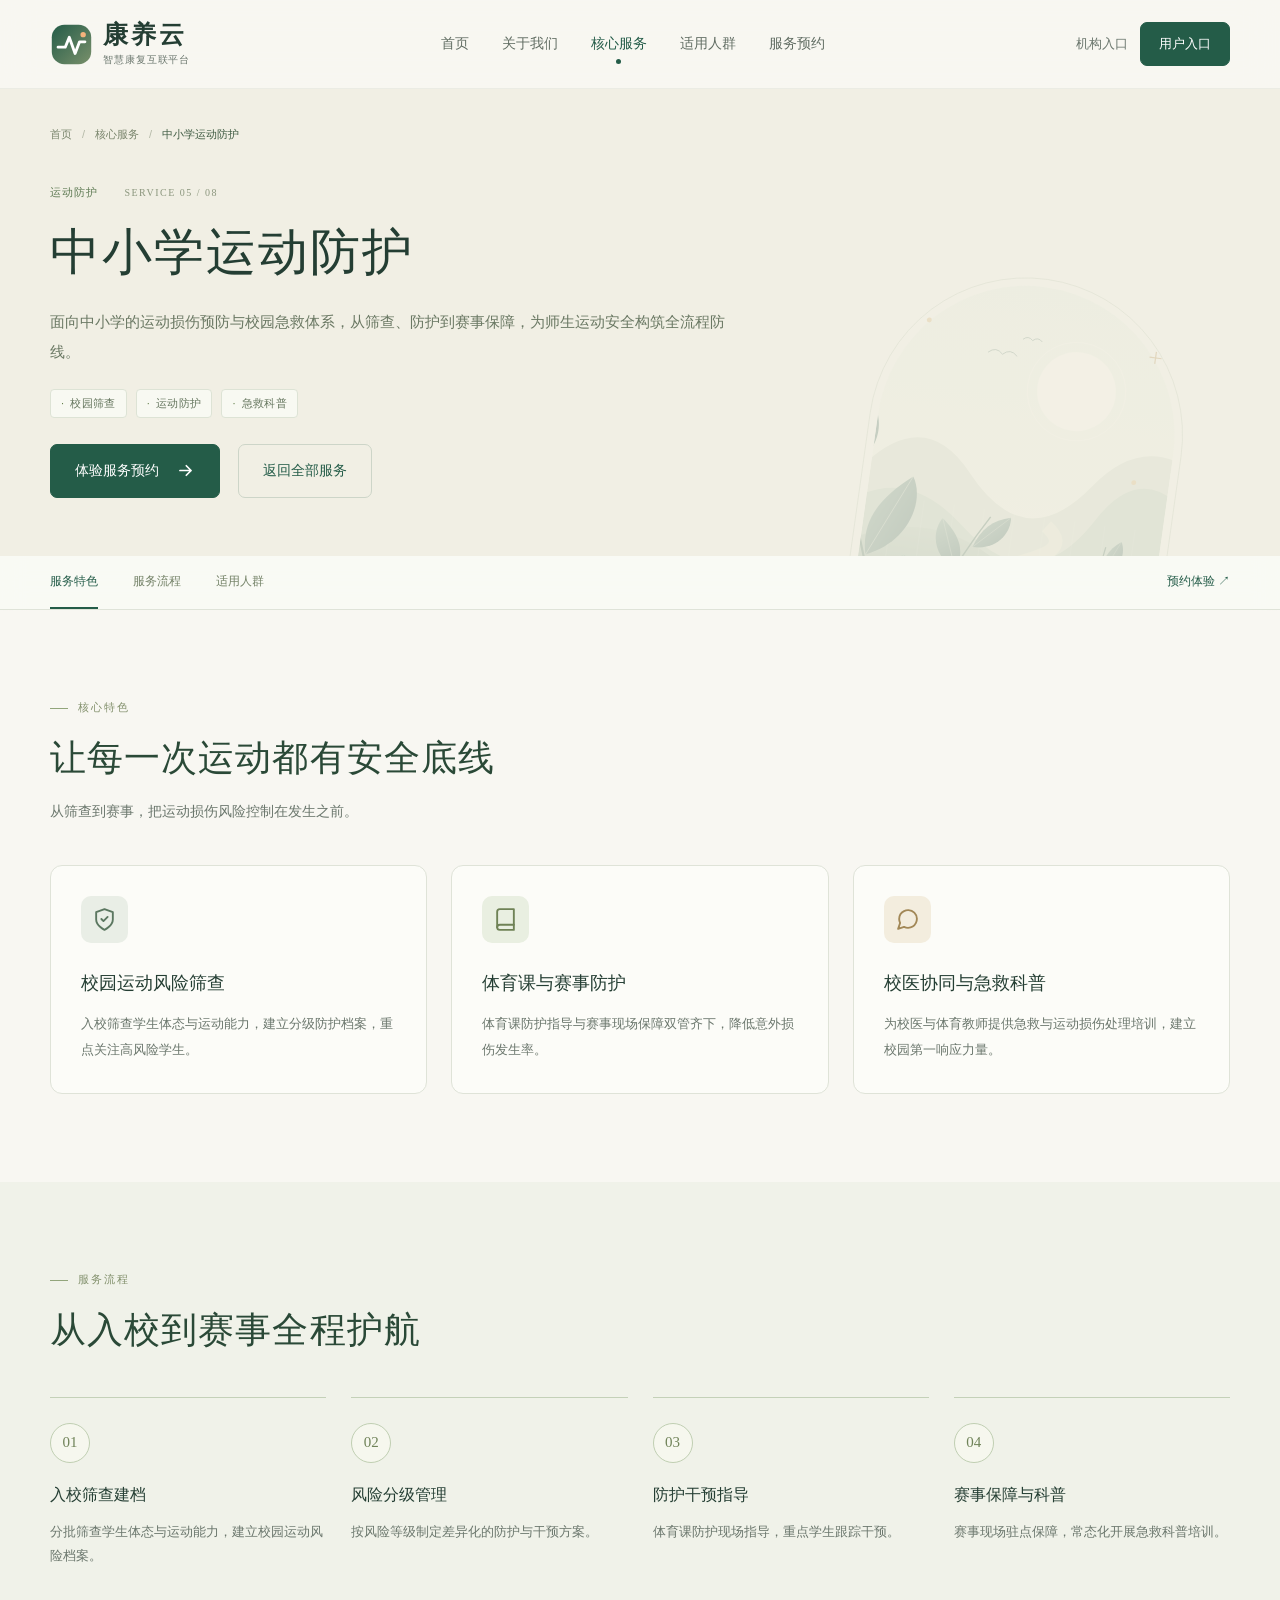
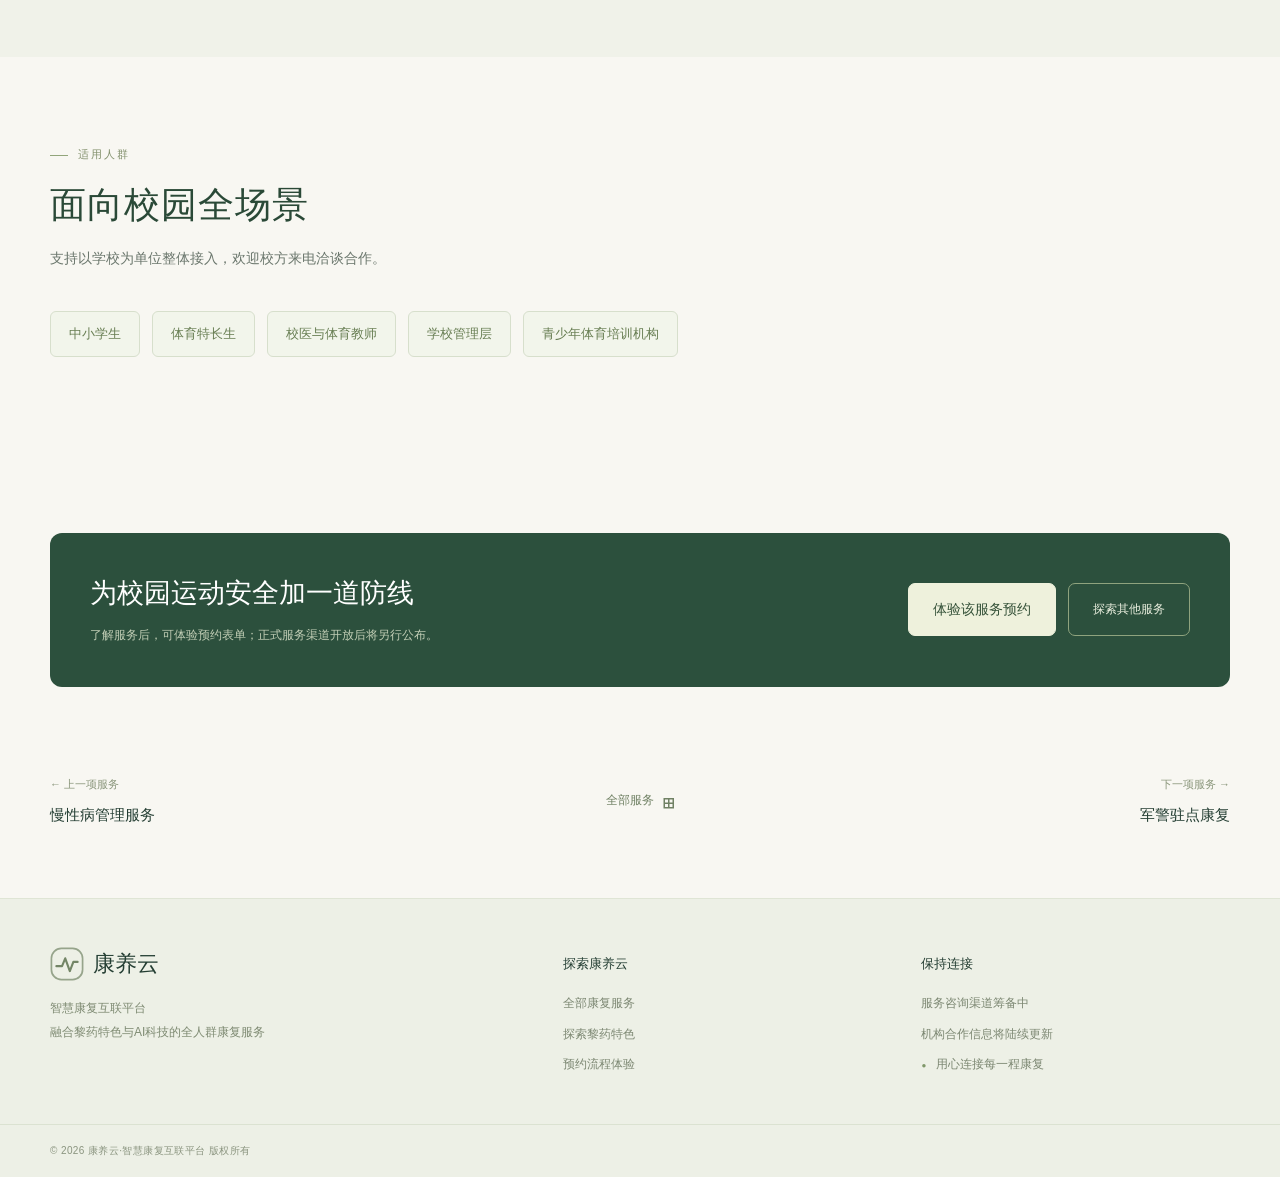
<file: campus-sports.html>
<!DOCTYPE html>
<html lang="zh-CN">
<head>
<meta charset="UTF-8">
<meta name="viewport" content="width=device-width, initial-scale=1.0">
<title>中小学运动防护 — 康养云·智慧康复互联平台</title>
<meta name="description" content="面向中小学的运动损伤预防与校园急救体系，从筛查、防护到赛事保障，为师生运动安全构筑全流程防线。">
<meta name="theme-color" content="#245c48">
<link rel="icon" href="assets/favicon.svg" type="image/svg+xml">
<link rel="stylesheet" href="styles.css">

</head>
<body>
<a class="skip-link" href="#main">跳转到主要内容</a>

<!-- ==================== 顶部导航栏 ==================== -->
<header class="site-header" id="top">
  <div class="container header-inner">
    <a class="brand" href="index.html" aria-label="康养云·智慧康复互联平台 首页">
      <svg class="brand-mark" viewBox="0 0 48 48" aria-hidden="true">
        <defs>
          <linearGradient id="kBrandGrad" x1="0" y1="0" x2="1" y2="1">
            <stop offset="0" stop-color="#245c48"/>
            <stop offset="1" stop-color="#79906b"/>
          </linearGradient>
        </defs>
        <rect x="2" y="2" width="44" height="44" rx="14" fill="url(#kBrandGrad)"/>
        <path d="M9 27h8l4.5-11 6.5 18 5-13h6" fill="none" stroke="#FFFFFF" stroke-width="3.2" stroke-linecap="round" stroke-linejoin="round"/>
        <circle cx="37" cy="13" r="3" fill="#F5B37C"/>
      </svg>
      <span class="brand-text">
        <strong>康养云</strong>
        <small>智慧康复互联平台</small>
      </span>
    </a>

    <nav class="main-nav" id="mainNav" aria-label="主导航">
      <a href="index.html">首页</a>
      <a href="index.html#advantages">关于我们</a>
      <a href="index.html#services">核心服务</a>
      <a href="index.html#audience">适用人群</a>

      <a href="index.html#booking">服务预约</a>
      <button class="nav-login-mobile" type="button" data-login="admin">机构入口</button>
    </nav>

    <div class="header-actions">
      <button class="btn-header-ghost" type="button" data-login="admin">机构入口</button>
      <button class="btn-header-solid" type="button" data-login="user">用户入口</button>
      <button class="nav-toggle" type="button" id="navToggle" aria-label="打开菜单" aria-expanded="false" aria-controls="mainNav">
        <span></span><span></span><span></span>
      </button>
    </div>
  </div>
</header>

<main id="main" tabindex="-1">

<!-- ==================== 服务 Hero ==================== -->
<section class="page-hero" data-theme="sport">
  <div class="container">
    <nav class="breadcrumb" aria-label="面包屑导航">
      <a href="index.html">首页</a>
      <span class="sep">/</span>
      <a href="index.html#services">核心服务</a>
      <span class="sep">/</span>
      <span class="current">中小学运动防护</span>
    </nav>
    <p class="detail-kicker">运动防护 <span>SERVICE 05 / 08</span></p><h1>中小学运动防护</h1>
    <p class="lead">面向中小学的运动损伤预防与校园急救体系，从筛查、防护到赛事保障，为师生运动安全构筑全流程防线。</p>
    <ul class="hero-tags">
      <li>校园筛查</li>
      <li>运动防护</li>
      <li>急救科普</li>
    </ul>
    <div class="hero-actions">
      <a class="btn-primary" href="index.html?service=中小学运动防护#booking">
        体验服务预约
        <svg viewBox="0 0 24 24" aria-hidden="true"><path d="M5 12h14M13 6l6 6-6 6" fill="none" stroke="currentColor" stroke-width="2.2" stroke-linecap="round" stroke-linejoin="round"/></svg>
      </a>
      <a class="btn-secondary" href="index.html#services">返回全部服务</a>
    </div>
  </div>
</section>
<nav class="detail-nav" aria-label="服务页目录"><div class="container"><a href="#features">服务特色</a><a href="#process">服务流程</a><a href="#audience">适用人群</a><a href="#cta">预约体验 ↗</a></div></nav>

<!-- ==================== 核心特色 ==================== -->
<section class="section" id="features">
  <div class="container">
    <div class="section-head" data-reveal>
      <p class="section-eyebrow">核心特色</p>
      <h2 class="section-title">让每一次运动都有安全底线</h2>
      <p class="section-desc">从筛查到赛事，把运动损伤风险控制在发生之前。</p>
    </div>

    <div class="feature-grid">
      <article class="feature-card" data-reveal>
        <div class="feature-icon adv-icon-blue">
          <svg viewBox="0 0 24 24" aria-hidden="true">
            <path d="M12 22s8-4 8-10V5l-8-3-8 3v7c0 6 8 10 8 10z" fill="none" stroke="currentColor" stroke-width="1.8" stroke-linejoin="round"/>
            <path d="M9 11.5l2 2 4-4" fill="none" stroke="currentColor" stroke-width="1.8" stroke-linecap="round" stroke-linejoin="round"/>
          </svg>
        </div>
        <h3>校园运动风险筛查</h3>
        <p>入校筛查学生体态与运动能力，建立分级防护档案，重点关注高风险学生。</p>
      </article>

      <article class="feature-card" data-reveal>
        <div class="feature-icon adv-icon-green">
          <svg viewBox="0 0 24 24" aria-hidden="true">
            <path d="M4 19.5A2.5 2.5 0 0 1 6.5 17H20" fill="none" stroke="currentColor" stroke-width="1.8" stroke-linecap="round" stroke-linejoin="round"/>
            <path d="M6.5 2H20v20H6.5A2.5 2.5 0 0 1 4 19.5v-15A2.5 2.5 0 0 1 6.5 2z" fill="none" stroke="currentColor" stroke-width="1.8" stroke-linejoin="round"/>
          </svg>
        </div>
        <h3>体育课与赛事防护</h3>
        <p>体育课防护指导与赛事现场保障双管齐下，降低意外损伤发生率。</p>
      </article>

      <article class="feature-card" data-reveal>
        <div class="feature-icon adv-icon-orange">
          <svg viewBox="0 0 24 24" aria-hidden="true">
            <path d="M21 11.5a8.38 8.38 0 0 1-.9 3.8 8.5 8.5 0 0 1-7.6 4.7 8.38 8.38 0 0 1-3.8-.9L3 21l1.9-5.7a8.38 8.38 0 0 1-.9-3.8 8.5 8.5 0 0 1 4.7-7.6 8.38 8.38 0 0 1 3.8-.9h.5a8.48 8.48 0 0 1 8 8v.5z" fill="none" stroke="currentColor" stroke-width="1.8" stroke-linejoin="round"/>
          </svg>
        </div>
        <h3>校医协同与急救科普</h3>
        <p>为校医与体育教师提供急救与运动损伤处理培训，建立校园第一响应力量。</p>
      </article>
    </div>
  </div>
</section>

<!-- ==================== 服务流程 ==================== -->
<section class="section section-alt" id="process">
  <div class="container">
    <div class="section-head" data-reveal>
      <p class="section-eyebrow">服务流程</p>
      <h2 class="section-title">从入校到赛事全程护航</h2>
    </div>

    <ol class="steps">
      <li class="step-item" data-reveal>
        <span class="step-num">01</span>
        <h3>入校筛查建档</h3>
        <p>分批筛查学生体态与运动能力，建立校园运动风险档案。</p>
      </li>
      <li class="step-item" data-reveal>
        <span class="step-num">02</span>
        <h3>风险分级管理</h3>
        <p>按风险等级制定差异化的防护与干预方案。</p>
      </li>
      <li class="step-item" data-reveal>
        <span class="step-num">03</span>
        <h3>防护干预指导</h3>
        <p>体育课防护现场指导，重点学生跟踪干预。</p>
      </li>
      <li class="step-item" data-reveal>
        <span class="step-num">04</span>
        <h3>赛事保障与科普</h3>
        <p>赛事现场驻点保障，常态化开展急救科普培训。</p>
      </li>
    </ol>
  </div>
</section>

<!-- ==================== 适用人群 ==================== -->
<section class="section" id="audience">
  <div class="container">
    <div class="section-head" data-reveal>
      <p class="section-eyebrow">适用人群</p>
      <h2 class="section-title">面向校园全场景</h2>
      <p class="section-desc">支持以学校为单位整体接入，欢迎校方来电洽谈合作。</p>
    </div>
    <ul class="audience-tags" data-reveal>
      <li>中小学生</li>
      <li>体育特长生</li>
      <li>校医与体育教师</li>
      <li>学校管理层</li>
      <li>青少年体育培训机构</li>
    </ul>
  </div>
</section>

<!-- ==================== 预约 CTA ==================== -->
<section class="section" id="cta">
  <div class="container">
    <div class="cta-band" data-reveal>
      <div>
        <h2>为校园运动安全加一道防线</h2>
        <p>了解服务后，可体验预约表单；正式服务渠道开放后将另行公布。</p>
      </div>
      <div class="cta-actions">
        <a class="btn-light" href="index.html?service=中小学运动防护#booking">体验该服务预约</a>
        <a class="btn-outline-light" href="index.html#services">探索其他服务</a>
      </div>
    </div>
  </div>
</section>

<nav class="service-pagination container" aria-label="切换服务"><a href="chronic-care.html"><small>← 上一项服务</small><strong>慢性病管理服务</strong></a><a class="all-services-link" href="index.html#services" aria-label="返回全部服务">全部服务 <span aria-hidden="true">⊞</span></a><a href="police-rehab.html"><small>下一项服务 →</small><strong>军警驻点康复</strong></a></nav>
</main>

<!-- ==================== Footer ==================== -->
<footer class="site-footer" id="partners">
  <div class="container footer-inner">
    <div class="footer-col footer-brand">
      <div class="footer-logo">
        <svg viewBox="0 0 48 48" aria-hidden="true">
          <rect x="2" y="2" width="44" height="44" rx="14" fill="none" stroke="currentColor" stroke-width="2.4" opacity=".7"/>
          <path d="M9 27h8l4.5-11 6.5 18 5-13h6" fill="none" stroke="currentColor" stroke-width="3" stroke-linecap="round" stroke-linejoin="round"/>
        </svg>
        <span>康养云</span>
      </div>
      <p class="footer-slogan">智慧康复互联平台<br>融合黎药特色与AI科技的全人群康复服务</p>
    </div>

    <div class="footer-col">
      <h3>探索康养云</h3><ul class="footer-links"><li><a href="index.html#services">全部康复服务</a></li><li><a href="herbal-bath.html">探索黎药特色</a></li><li><a href="index.html#booking">预约流程体验</a></li></ul>
    </div>

    <div class="footer-col">
      <h3>保持连接</h3><ul class="footer-links footer-contact"><li>服务咨询渠道筹备中</li><li>机构合作信息将陆续更新</li><li><span class="footer-status">●</span> 用心连接每一程康复</li></ul>
    </div>
  </div>

  <div class="footer-bottom">
    <div class="container">
      <p>© 2026 康养云·智慧康复互联平台 版权所有</p>
    </div>
  </div>
</footer>

<div class="toast" id="toast" role="status" aria-live="polite"></div>

<!-- ==================== 登录弹窗 ==================== -->
<div class="modal" id="loginModal" hidden><div class="modal-mask" data-close-modal></div><div class="modal-card" role="dialog" aria-modal="true" aria-labelledby="loginModalTitle" aria-describedby="loginModalSub" tabindex="-1"><button class="modal-close" type="button" data-close-modal aria-label="关闭入口说明">×</button><span class="modal-symbol" aria-hidden="true">＋</span><p class="section-eyebrow">CARE, CONNECTED</p><h2 class="modal-title" id="loginModalTitle">用户服务入口</h2><p class="modal-sub" id="loginModalSub">账户服务尚未开放。您可以先浏览服务内容，或体验预约填写流程。</p><a class="btn-primary" href="index.html#booking">体验预约流程 <svg viewBox="0 0 24 24" aria-hidden="true"><path d="M5 12h14m-6-6 6 6-6 6" fill="none" stroke="currentColor" stroke-width="1.7" stroke-linecap="round" stroke-linejoin="round"/></svg></a><p class="modal-note">当前为展示站，不提供账户登录或健康档案存储。</p></div></div>

<script src="script.js"></script>
<a class="back-top" href="#top" aria-label="返回顶部" hidden>↑</a>
</body>
</html>
</file>
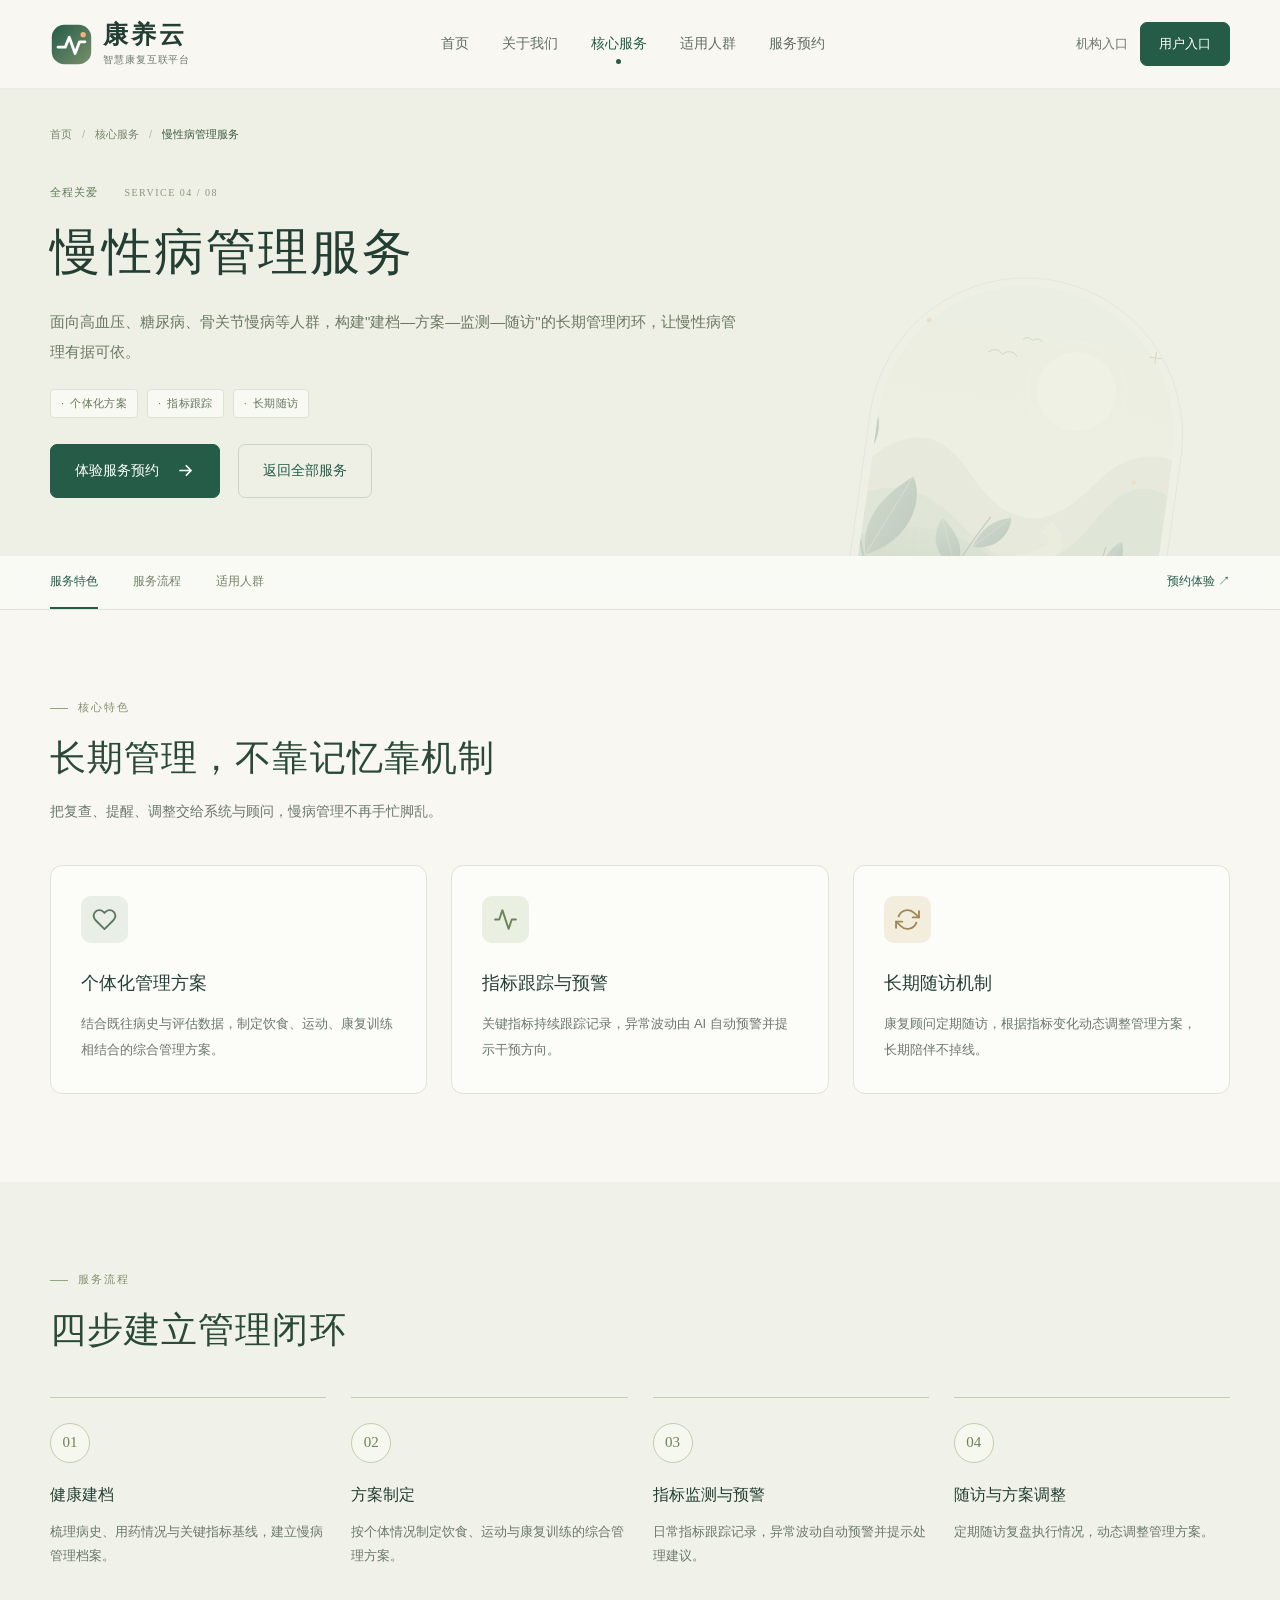
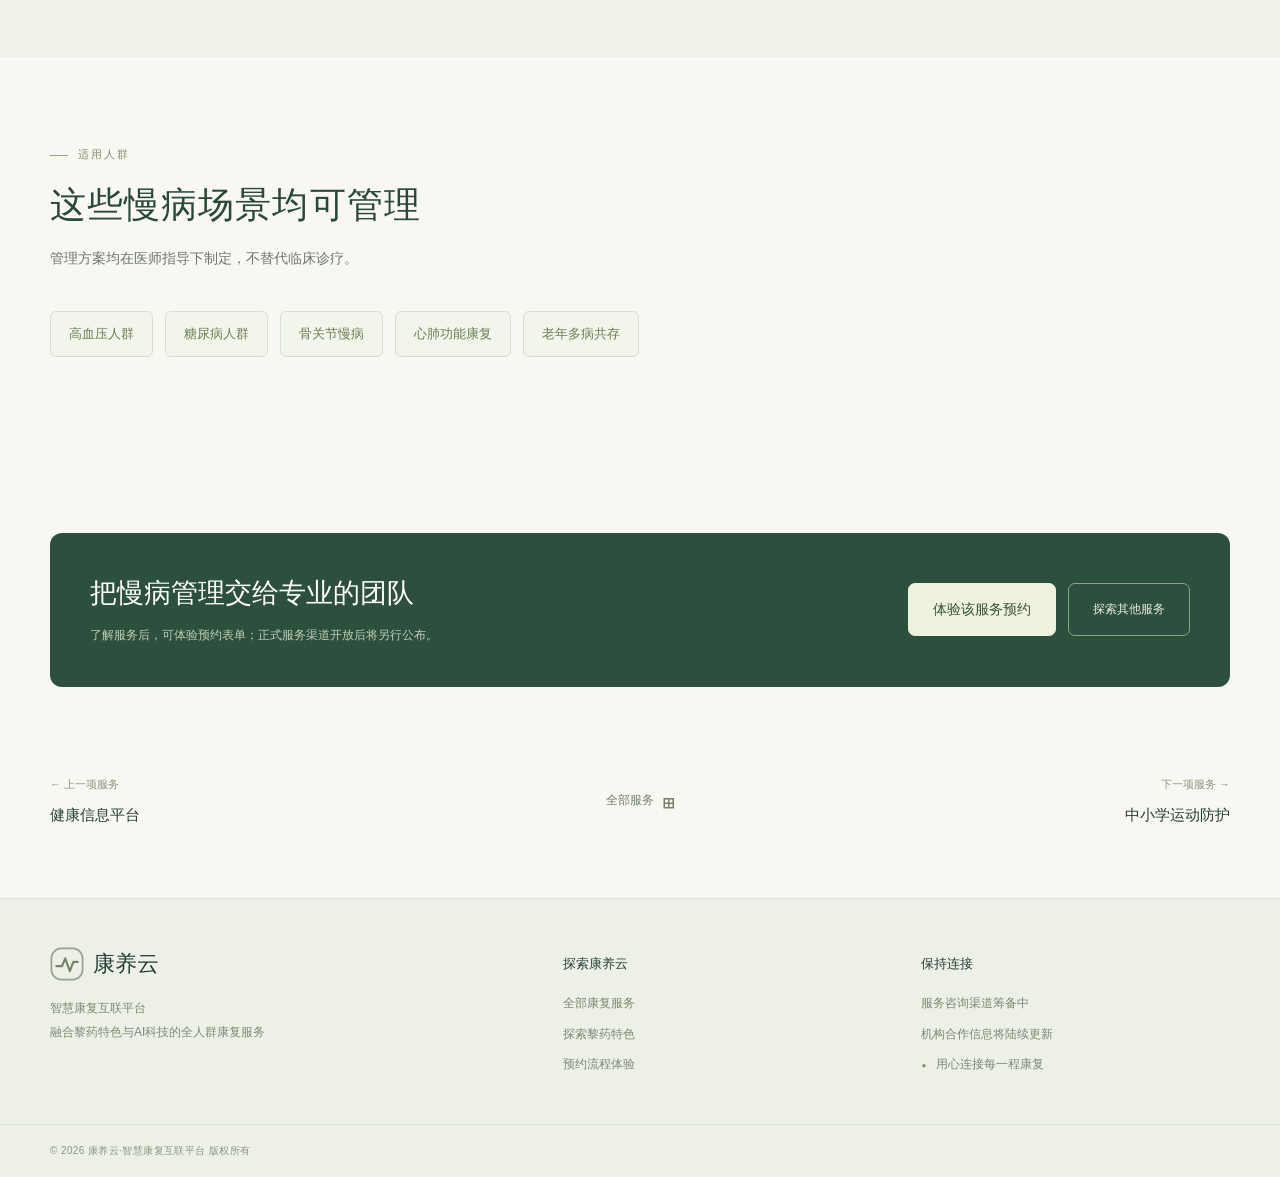
<file: chronic-care.html>
<!DOCTYPE html>
<html lang="zh-CN">
<head>
<meta charset="UTF-8">
<meta name="viewport" content="width=device-width, initial-scale=1.0">
<title>慢性病管理服务 — 康养云·智慧康复互联平台</title>
<meta name="description" content="面向高血压、糖尿病、骨关节慢病等人群，构建建档、方案、监测、随访的长期管理闭环，让慢性病管理有据可依。">
<meta name="theme-color" content="#245c48">
<link rel="icon" href="assets/favicon.svg" type="image/svg+xml">
<link rel="stylesheet" href="styles.css">

</head>
<body>
<a class="skip-link" href="#main">跳转到主要内容</a>

<!-- ==================== 顶部导航栏 ==================== -->
<header class="site-header" id="top">
  <div class="container header-inner">
    <a class="brand" href="index.html" aria-label="康养云·智慧康复互联平台 首页">
      <svg class="brand-mark" viewBox="0 0 48 48" aria-hidden="true">
        <defs>
          <linearGradient id="kBrandGrad" x1="0" y1="0" x2="1" y2="1">
            <stop offset="0" stop-color="#245c48"/>
            <stop offset="1" stop-color="#79906b"/>
          </linearGradient>
        </defs>
        <rect x="2" y="2" width="44" height="44" rx="14" fill="url(#kBrandGrad)"/>
        <path d="M9 27h8l4.5-11 6.5 18 5-13h6" fill="none" stroke="#FFFFFF" stroke-width="3.2" stroke-linecap="round" stroke-linejoin="round"/>
        <circle cx="37" cy="13" r="3" fill="#F5B37C"/>
      </svg>
      <span class="brand-text">
        <strong>康养云</strong>
        <small>智慧康复互联平台</small>
      </span>
    </a>

    <nav class="main-nav" id="mainNav" aria-label="主导航">
      <a href="index.html">首页</a>
      <a href="index.html#advantages">关于我们</a>
      <a href="index.html#services">核心服务</a>
      <a href="index.html#audience">适用人群</a>

      <a href="index.html#booking">服务预约</a>
      <button class="nav-login-mobile" type="button" data-login="admin">机构入口</button>
    </nav>

    <div class="header-actions">
      <button class="btn-header-ghost" type="button" data-login="admin">机构入口</button>
      <button class="btn-header-solid" type="button" data-login="user">用户入口</button>
      <button class="nav-toggle" type="button" id="navToggle" aria-label="打开菜单" aria-expanded="false" aria-controls="mainNav">
        <span></span><span></span><span></span>
      </button>
    </div>
  </div>
</header>

<main id="main" tabindex="-1">

<!-- ==================== 服务 Hero ==================== -->
<section class="page-hero" data-theme="care">
  <div class="container">
    <nav class="breadcrumb" aria-label="面包屑导航">
      <a href="index.html">首页</a>
      <span class="sep">/</span>
      <a href="index.html#services">核心服务</a>
      <span class="sep">/</span>
      <span class="current">慢性病管理服务</span>
    </nav>
    <p class="detail-kicker">全程关爱 <span>SERVICE 04 / 08</span></p><h1>慢性病管理服务</h1>
    <p class="lead">面向高血压、糖尿病、骨关节慢病等人群，构建"建档—方案—监测—随访"的长期管理闭环，让慢性病管理有据可依。</p>
    <ul class="hero-tags">
      <li>个体化方案</li>
      <li>指标跟踪</li>
      <li>长期随访</li>
    </ul>
    <div class="hero-actions">
      <a class="btn-primary" href="index.html?service=慢性病管理服务#booking">
        体验服务预约
        <svg viewBox="0 0 24 24" aria-hidden="true"><path d="M5 12h14M13 6l6 6-6 6" fill="none" stroke="currentColor" stroke-width="2.2" stroke-linecap="round" stroke-linejoin="round"/></svg>
      </a>
      <a class="btn-secondary" href="index.html#services">返回全部服务</a>
    </div>
  </div>
</section>
<nav class="detail-nav" aria-label="服务页目录"><div class="container"><a href="#features">服务特色</a><a href="#process">服务流程</a><a href="#audience">适用人群</a><a href="#cta">预约体验 ↗</a></div></nav>

<!-- ==================== 核心特色 ==================== -->
<section class="section" id="features">
  <div class="container">
    <div class="section-head" data-reveal>
      <p class="section-eyebrow">核心特色</p>
      <h2 class="section-title">长期管理，不靠记忆靠机制</h2>
      <p class="section-desc">把复查、提醒、调整交给系统与顾问，慢病管理不再手忙脚乱。</p>
    </div>

    <div class="feature-grid">
      <article class="feature-card" data-reveal>
        <div class="feature-icon adv-icon-blue">
          <svg viewBox="0 0 24 24" aria-hidden="true">
            <path d="M20.84 4.61a5.5 5.5 0 0 0-7.78 0L12 5.67l-1.06-1.06a5.5 5.5 0 0 0-7.78 7.78l1.06 1.06L12 21.23l7.78-7.78 1.06-1.06a5.5 5.5 0 0 0 0-7.78z" fill="none" stroke="currentColor" stroke-width="1.8" stroke-linejoin="round"/>
          </svg>
        </div>
        <h3>个体化管理方案</h3>
        <p>结合既往病史与评估数据，制定饮食、运动、康复训练相结合的综合管理方案。</p>
      </article>

      <article class="feature-card" data-reveal>
        <div class="feature-icon adv-icon-green">
          <svg viewBox="0 0 24 24" aria-hidden="true">
            <path d="M22 12h-4l-3 9L9 3l-3 9H2" fill="none" stroke="currentColor" stroke-width="1.8" stroke-linecap="round" stroke-linejoin="round"/>
          </svg>
        </div>
        <h3>指标跟踪与预警</h3>
        <p>关键指标持续跟踪记录，异常波动由 AI 自动预警并提示干预方向。</p>
      </article>

      <article class="feature-card" data-reveal>
        <div class="feature-icon adv-icon-orange">
          <svg viewBox="0 0 24 24" aria-hidden="true">
            <path d="M23 4v6h-6M1 20v-6h6" fill="none" stroke="currentColor" stroke-width="1.8" stroke-linecap="round" stroke-linejoin="round"/>
            <path d="M3.51 9a9 9 0 0 1 14.85-3.36L23 10M1 14l4.64 4.36A9 9 0 0 0 20.49 15" fill="none" stroke="currentColor" stroke-width="1.8" stroke-linecap="round" stroke-linejoin="round"/>
          </svg>
        </div>
        <h3>长期随访机制</h3>
        <p>康复顾问定期随访，根据指标变化动态调整管理方案，长期陪伴不掉线。</p>
      </article>
    </div>
  </div>
</section>

<!-- ==================== 服务流程 ==================== -->
<section class="section section-alt" id="process">
  <div class="container">
    <div class="section-head" data-reveal>
      <p class="section-eyebrow">服务流程</p>
      <h2 class="section-title">四步建立管理闭环</h2>
    </div>

    <ol class="steps">
      <li class="step-item" data-reveal>
        <span class="step-num">01</span>
        <h3>健康建档</h3>
        <p>梳理病史、用药情况与关键指标基线，建立慢病管理档案。</p>
      </li>
      <li class="step-item" data-reveal>
        <span class="step-num">02</span>
        <h3>方案制定</h3>
        <p>按个体情况制定饮食、运动与康复训练的综合管理方案。</p>
      </li>
      <li class="step-item" data-reveal>
        <span class="step-num">03</span>
        <h3>指标监测与预警</h3>
        <p>日常指标跟踪记录，异常波动自动预警并提示处理建议。</p>
      </li>
      <li class="step-item" data-reveal>
        <span class="step-num">04</span>
        <h3>随访与方案调整</h3>
        <p>定期随访复盘执行情况，动态调整管理方案。</p>
      </li>
    </ol>
  </div>
</section>

<!-- ==================== 适用人群 ==================== -->
<section class="section" id="audience">
  <div class="container">
    <div class="section-head" data-reveal>
      <p class="section-eyebrow">适用人群</p>
      <h2 class="section-title">这些慢病场景均可管理</h2>
      <p class="section-desc">管理方案均在医师指导下制定，不替代临床诊疗。</p>
    </div>
    <ul class="audience-tags" data-reveal>
      <li>高血压人群</li>
      <li>糖尿病人群</li>
      <li>骨关节慢病</li>
      <li>心肺功能康复</li>
      <li>老年多病共存</li>
    </ul>
  </div>
</section>

<!-- ==================== 预约 CTA ==================== -->
<section class="section" id="cta">
  <div class="container">
    <div class="cta-band" data-reveal>
      <div>
        <h2>把慢病管理交给专业的团队</h2>
        <p>了解服务后，可体验预约表单；正式服务渠道开放后将另行公布。</p>
      </div>
      <div class="cta-actions">
        <a class="btn-light" href="index.html?service=慢性病管理服务#booking">体验该服务预约</a>
        <a class="btn-outline-light" href="index.html#services">探索其他服务</a>
      </div>
    </div>
  </div>
</section>

<nav class="service-pagination container" aria-label="切换服务"><a href="health-platform.html"><small>← 上一项服务</small><strong>健康信息平台</strong></a><a class="all-services-link" href="index.html#services" aria-label="返回全部服务">全部服务 <span aria-hidden="true">⊞</span></a><a href="campus-sports.html"><small>下一项服务 →</small><strong>中小学运动防护</strong></a></nav>
</main>

<!-- ==================== Footer ==================== -->
<footer class="site-footer" id="partners">
  <div class="container footer-inner">
    <div class="footer-col footer-brand">
      <div class="footer-logo">
        <svg viewBox="0 0 48 48" aria-hidden="true">
          <rect x="2" y="2" width="44" height="44" rx="14" fill="none" stroke="currentColor" stroke-width="2.4" opacity=".7"/>
          <path d="M9 27h8l4.5-11 6.5 18 5-13h6" fill="none" stroke="currentColor" stroke-width="3" stroke-linecap="round" stroke-linejoin="round"/>
        </svg>
        <span>康养云</span>
      </div>
      <p class="footer-slogan">智慧康复互联平台<br>融合黎药特色与AI科技的全人群康复服务</p>
    </div>

    <div class="footer-col">
      <h3>探索康养云</h3><ul class="footer-links"><li><a href="index.html#services">全部康复服务</a></li><li><a href="herbal-bath.html">探索黎药特色</a></li><li><a href="index.html#booking">预约流程体验</a></li></ul>
    </div>

    <div class="footer-col">
      <h3>保持连接</h3><ul class="footer-links footer-contact"><li>服务咨询渠道筹备中</li><li>机构合作信息将陆续更新</li><li><span class="footer-status">●</span> 用心连接每一程康复</li></ul>
    </div>
  </div>

  <div class="footer-bottom">
    <div class="container">
      <p>© 2026 康养云·智慧康复互联平台 版权所有</p>
    </div>
  </div>
</footer>

<div class="toast" id="toast" role="status" aria-live="polite"></div>

<!-- ==================== 登录弹窗 ==================== -->
<div class="modal" id="loginModal" hidden><div class="modal-mask" data-close-modal></div><div class="modal-card" role="dialog" aria-modal="true" aria-labelledby="loginModalTitle" aria-describedby="loginModalSub" tabindex="-1"><button class="modal-close" type="button" data-close-modal aria-label="关闭入口说明">×</button><span class="modal-symbol" aria-hidden="true">＋</span><p class="section-eyebrow">CARE, CONNECTED</p><h2 class="modal-title" id="loginModalTitle">用户服务入口</h2><p class="modal-sub" id="loginModalSub">账户服务尚未开放。您可以先浏览服务内容，或体验预约填写流程。</p><a class="btn-primary" href="index.html#booking">体验预约流程 <svg viewBox="0 0 24 24" aria-hidden="true"><path d="M5 12h14m-6-6 6 6-6 6" fill="none" stroke="currentColor" stroke-width="1.7" stroke-linecap="round" stroke-linejoin="round"/></svg></a><p class="modal-note">当前为展示站，不提供账户登录或健康档案存储。</p></div></div>

<script src="script.js"></script>
<a class="back-top" href="#top" aria-label="返回顶部" hidden>↑</a>
</body>
</html>
</file>
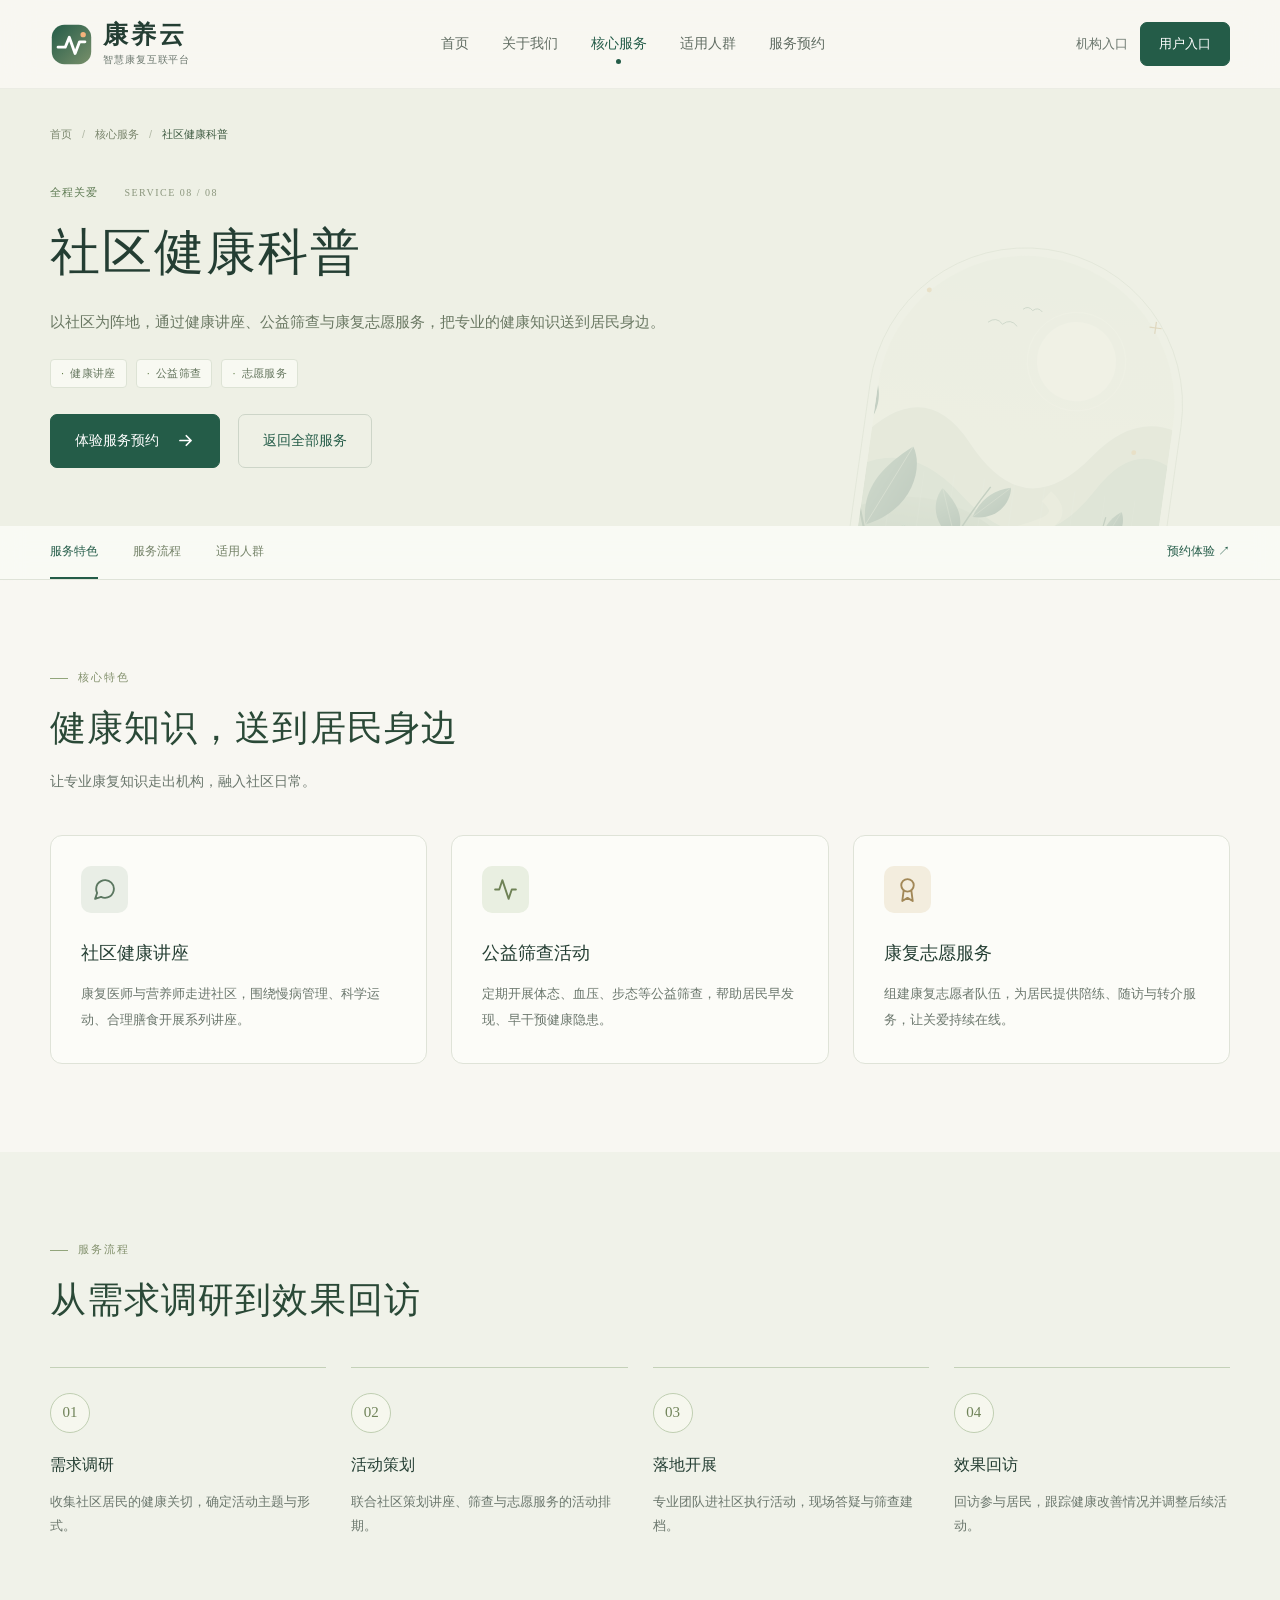
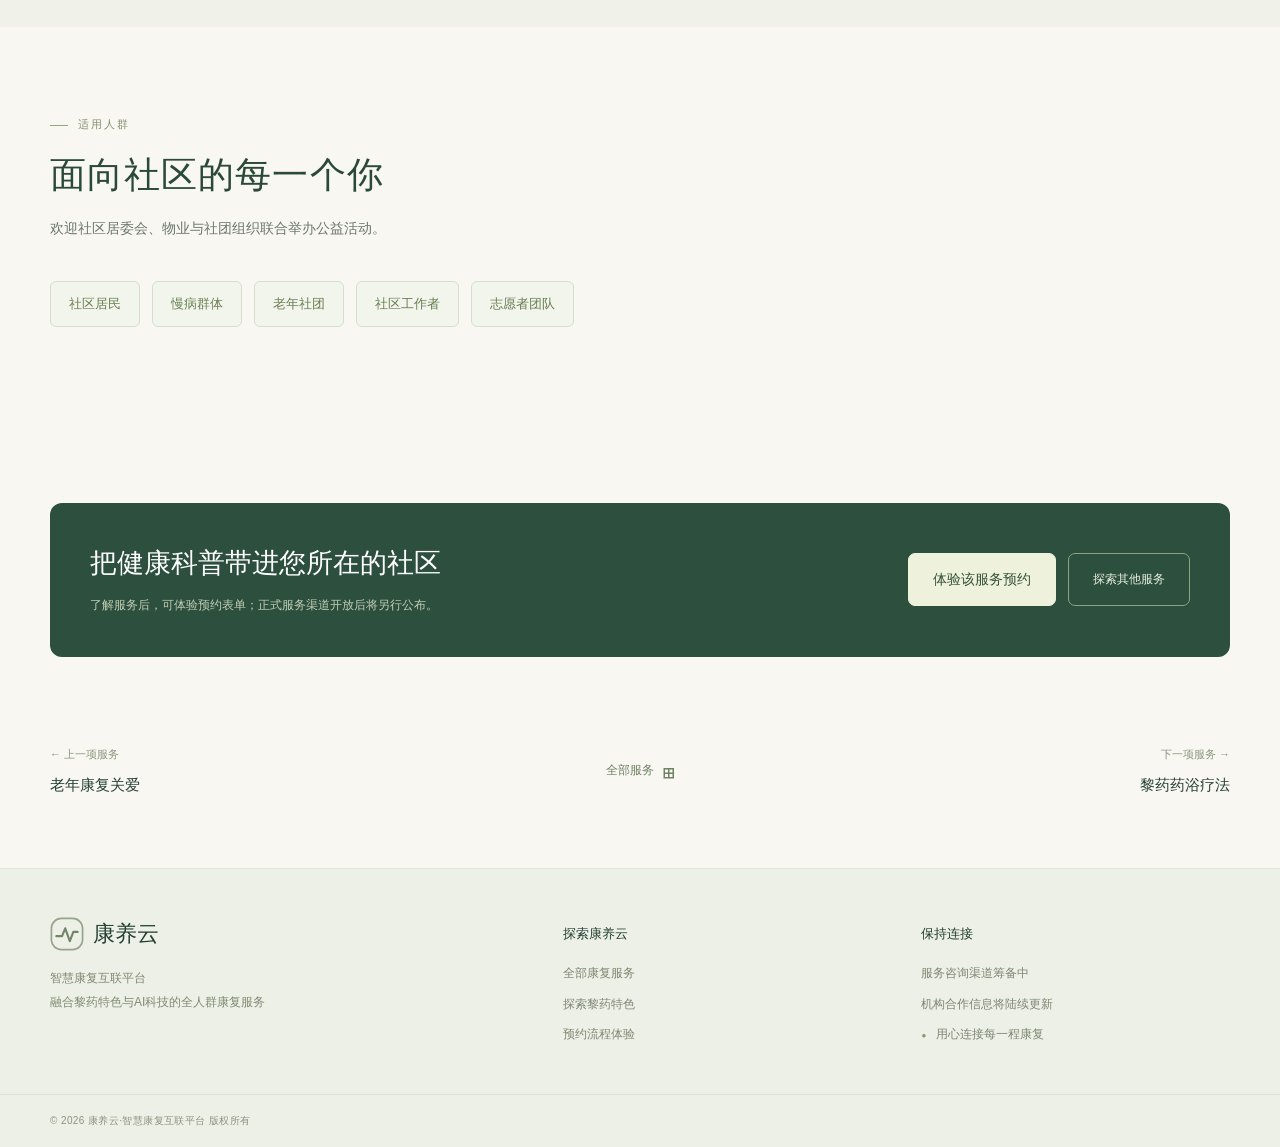
<file: community-health.html>
<!DOCTYPE html>
<html lang="zh-CN">
<head>
<meta charset="UTF-8">
<meta name="viewport" content="width=device-width, initial-scale=1.0">
<title>社区健康科普 — 康养云·智慧康复互联平台</title>
<meta name="description" content="以社区为阵地，通过健康讲座、公益筛查与康复志愿服务，把专业的健康知识送到居民身边。">
<meta name="theme-color" content="#245c48">
<link rel="icon" href="assets/favicon.svg" type="image/svg+xml">
<link rel="stylesheet" href="styles.css">

</head>
<body>
<a class="skip-link" href="#main">跳转到主要内容</a>

<!-- ==================== 顶部导航栏 ==================== -->
<header class="site-header" id="top">
  <div class="container header-inner">
    <a class="brand" href="index.html" aria-label="康养云·智慧康复互联平台 首页">
      <svg class="brand-mark" viewBox="0 0 48 48" aria-hidden="true">
        <defs>
          <linearGradient id="kBrandGrad" x1="0" y1="0" x2="1" y2="1">
            <stop offset="0" stop-color="#245c48"/>
            <stop offset="1" stop-color="#79906b"/>
          </linearGradient>
        </defs>
        <rect x="2" y="2" width="44" height="44" rx="14" fill="url(#kBrandGrad)"/>
        <path d="M9 27h8l4.5-11 6.5 18 5-13h6" fill="none" stroke="#FFFFFF" stroke-width="3.2" stroke-linecap="round" stroke-linejoin="round"/>
        <circle cx="37" cy="13" r="3" fill="#F5B37C"/>
      </svg>
      <span class="brand-text">
        <strong>康养云</strong>
        <small>智慧康复互联平台</small>
      </span>
    </a>

    <nav class="main-nav" id="mainNav" aria-label="主导航">
      <a href="index.html">首页</a>
      <a href="index.html#advantages">关于我们</a>
      <a href="index.html#services">核心服务</a>
      <a href="index.html#audience">适用人群</a>

      <a href="index.html#booking">服务预约</a>
      <button class="nav-login-mobile" type="button" data-login="admin">机构入口</button>
    </nav>

    <div class="header-actions">
      <button class="btn-header-ghost" type="button" data-login="admin">机构入口</button>
      <button class="btn-header-solid" type="button" data-login="user">用户入口</button>
      <button class="nav-toggle" type="button" id="navToggle" aria-label="打开菜单" aria-expanded="false" aria-controls="mainNav">
        <span></span><span></span><span></span>
      </button>
    </div>
  </div>
</header>

<main id="main" tabindex="-1">

<!-- ==================== 服务 Hero ==================== -->
<section class="page-hero" data-theme="care">
  <div class="container">
    <nav class="breadcrumb" aria-label="面包屑导航">
      <a href="index.html">首页</a>
      <span class="sep">/</span>
      <a href="index.html#services">核心服务</a>
      <span class="sep">/</span>
      <span class="current">社区健康科普</span>
    </nav>
    <p class="detail-kicker">全程关爱 <span>SERVICE 08 / 08</span></p><h1>社区健康科普</h1>
    <p class="lead">以社区为阵地，通过健康讲座、公益筛查与康复志愿服务，把专业的健康知识送到居民身边。</p>
    <ul class="hero-tags">
      <li>健康讲座</li>
      <li>公益筛查</li>
      <li>志愿服务</li>
    </ul>
    <div class="hero-actions">
      <a class="btn-primary" href="index.html?service=社区健康科普#booking">
        体验服务预约
        <svg viewBox="0 0 24 24" aria-hidden="true"><path d="M5 12h14M13 6l6 6-6 6" fill="none" stroke="currentColor" stroke-width="2.2" stroke-linecap="round" stroke-linejoin="round"/></svg>
      </a>
      <a class="btn-secondary" href="index.html#services">返回全部服务</a>
    </div>
  </div>
</section>
<nav class="detail-nav" aria-label="服务页目录"><div class="container"><a href="#features">服务特色</a><a href="#process">服务流程</a><a href="#audience">适用人群</a><a href="#cta">预约体验 ↗</a></div></nav>

<!-- ==================== 核心特色 ==================== -->
<section class="section" id="features">
  <div class="container">
    <div class="section-head" data-reveal>
      <p class="section-eyebrow">核心特色</p>
      <h2 class="section-title">健康知识，送到居民身边</h2>
      <p class="section-desc">让专业康复知识走出机构，融入社区日常。</p>
    </div>

    <div class="feature-grid">
      <article class="feature-card" data-reveal>
        <div class="feature-icon adv-icon-blue">
          <svg viewBox="0 0 24 24" aria-hidden="true">
            <path d="M21 11.5a8.38 8.38 0 0 1-.9 3.8 8.5 8.5 0 0 1-7.6 4.7 8.38 8.38 0 0 1-3.8-.9L3 21l1.9-5.7a8.38 8.38 0 0 1-.9-3.8 8.5 8.5 0 0 1 4.7-7.6 8.38 8.38 0 0 1 3.8-.9h.5a8.48 8.48 0 0 1 8 8v.5z" fill="none" stroke="currentColor" stroke-width="1.8" stroke-linejoin="round"/>
          </svg>
        </div>
        <h3>社区健康讲座</h3>
        <p>康复医师与营养师走进社区，围绕慢病管理、科学运动、合理膳食开展系列讲座。</p>
      </article>

      <article class="feature-card" data-reveal>
        <div class="feature-icon adv-icon-green">
          <svg viewBox="0 0 24 24" aria-hidden="true">
            <path d="M22 12h-4l-3 9L9 3l-3 9H2" fill="none" stroke="currentColor" stroke-width="1.8" stroke-linecap="round" stroke-linejoin="round"/>
          </svg>
        </div>
        <h3>公益筛查活动</h3>
        <p>定期开展体态、血压、步态等公益筛查，帮助居民早发现、早干预健康隐患。</p>
      </article>

      <article class="feature-card" data-reveal>
        <div class="feature-icon adv-icon-orange">
          <svg viewBox="0 0 24 24" aria-hidden="true">
            <circle cx="12" cy="8" r="6" fill="none" stroke="currentColor" stroke-width="1.8"/>
            <path d="M8.21 13.89L7 23l5-3 5 3-1.21-9.11" fill="none" stroke="currentColor" stroke-width="1.8" stroke-linecap="round" stroke-linejoin="round"/>
          </svg>
        </div>
        <h3>康复志愿服务</h3>
        <p>组建康复志愿者队伍，为居民提供陪练、随访与转介服务，让关爱持续在线。</p>
      </article>
    </div>
  </div>
</section>

<!-- ==================== 服务流程 ==================== -->
<section class="section section-alt" id="process">
  <div class="container">
    <div class="section-head" data-reveal>
      <p class="section-eyebrow">服务流程</p>
      <h2 class="section-title">从需求调研到效果回访</h2>
    </div>

    <ol class="steps">
      <li class="step-item" data-reveal>
        <span class="step-num">01</span>
        <h3>需求调研</h3>
        <p>收集社区居民的健康关切，确定活动主题与形式。</p>
      </li>
      <li class="step-item" data-reveal>
        <span class="step-num">02</span>
        <h3>活动策划</h3>
        <p>联合社区策划讲座、筛查与志愿服务的活动排期。</p>
      </li>
      <li class="step-item" data-reveal>
        <span class="step-num">03</span>
        <h3>落地开展</h3>
        <p>专业团队进社区执行活动，现场答疑与筛查建档。</p>
      </li>
      <li class="step-item" data-reveal>
        <span class="step-num">04</span>
        <h3>效果回访</h3>
        <p>回访参与居民，跟踪健康改善情况并调整后续活动。</p>
      </li>
    </ol>
  </div>
</section>

<!-- ==================== 适用人群 ==================== -->
<section class="section" id="audience">
  <div class="container">
    <div class="section-head" data-reveal>
      <p class="section-eyebrow">适用人群</p>
      <h2 class="section-title">面向社区的每一个你</h2>
      <p class="section-desc">欢迎社区居委会、物业与社团组织联合举办公益活动。</p>
    </div>
    <ul class="audience-tags" data-reveal>
      <li>社区居民</li>
      <li>慢病群体</li>
      <li>老年社团</li>
      <li>社区工作者</li>
      <li>志愿者团队</li>
    </ul>
  </div>
</section>

<!-- ==================== 预约 CTA ==================== -->
<section class="section" id="cta">
  <div class="container">
    <div class="cta-band" data-reveal>
      <div>
        <h2>把健康科普带进您所在的社区</h2>
        <p>了解服务后，可体验预约表单；正式服务渠道开放后将另行公布。</p>
      </div>
      <div class="cta-actions">
        <a class="btn-light" href="index.html?service=社区健康科普#booking">体验该服务预约</a>
        <a class="btn-outline-light" href="index.html#services">探索其他服务</a>
      </div>
    </div>
  </div>
</section>

<nav class="service-pagination container" aria-label="切换服务"><a href="elderly-care.html"><small>← 上一项服务</small><strong>老年康复关爱</strong></a><a class="all-services-link" href="index.html#services" aria-label="返回全部服务">全部服务 <span aria-hidden="true">⊞</span></a><a href="herbal-bath.html"><small>下一项服务 →</small><strong>黎药药浴疗法</strong></a></nav>
</main>

<!-- ==================== Footer ==================== -->
<footer class="site-footer" id="partners">
  <div class="container footer-inner">
    <div class="footer-col footer-brand">
      <div class="footer-logo">
        <svg viewBox="0 0 48 48" aria-hidden="true">
          <rect x="2" y="2" width="44" height="44" rx="14" fill="none" stroke="currentColor" stroke-width="2.4" opacity=".7"/>
          <path d="M9 27h8l4.5-11 6.5 18 5-13h6" fill="none" stroke="currentColor" stroke-width="3" stroke-linecap="round" stroke-linejoin="round"/>
        </svg>
        <span>康养云</span>
      </div>
      <p class="footer-slogan">智慧康复互联平台<br>融合黎药特色与AI科技的全人群康复服务</p>
    </div>

    <div class="footer-col">
      <h3>探索康养云</h3><ul class="footer-links"><li><a href="index.html#services">全部康复服务</a></li><li><a href="herbal-bath.html">探索黎药特色</a></li><li><a href="index.html#booking">预约流程体验</a></li></ul>
    </div>

    <div class="footer-col">
      <h3>保持连接</h3><ul class="footer-links footer-contact"><li>服务咨询渠道筹备中</li><li>机构合作信息将陆续更新</li><li><span class="footer-status">●</span> 用心连接每一程康复</li></ul>
    </div>
  </div>

  <div class="footer-bottom">
    <div class="container">
      <p>© 2026 康养云·智慧康复互联平台 版权所有</p>
    </div>
  </div>
</footer>

<div class="toast" id="toast" role="status" aria-live="polite"></div>

<!-- ==================== 登录弹窗 ==================== -->
<div class="modal" id="loginModal" hidden><div class="modal-mask" data-close-modal></div><div class="modal-card" role="dialog" aria-modal="true" aria-labelledby="loginModalTitle" aria-describedby="loginModalSub" tabindex="-1"><button class="modal-close" type="button" data-close-modal aria-label="关闭入口说明">×</button><span class="modal-symbol" aria-hidden="true">＋</span><p class="section-eyebrow">CARE, CONNECTED</p><h2 class="modal-title" id="loginModalTitle">用户服务入口</h2><p class="modal-sub" id="loginModalSub">账户服务尚未开放。您可以先浏览服务内容，或体验预约填写流程。</p><a class="btn-primary" href="index.html#booking">体验预约流程 <svg viewBox="0 0 24 24" aria-hidden="true"><path d="M5 12h14m-6-6 6 6-6 6" fill="none" stroke="currentColor" stroke-width="1.7" stroke-linecap="round" stroke-linejoin="round"/></svg></a><p class="modal-note">当前为展示站，不提供账户登录或健康档案存储。</p></div></div>

<script src="script.js"></script>
<a class="back-top" href="#top" aria-label="返回顶部" hidden>↑</a>
</body>
</html>
</file>
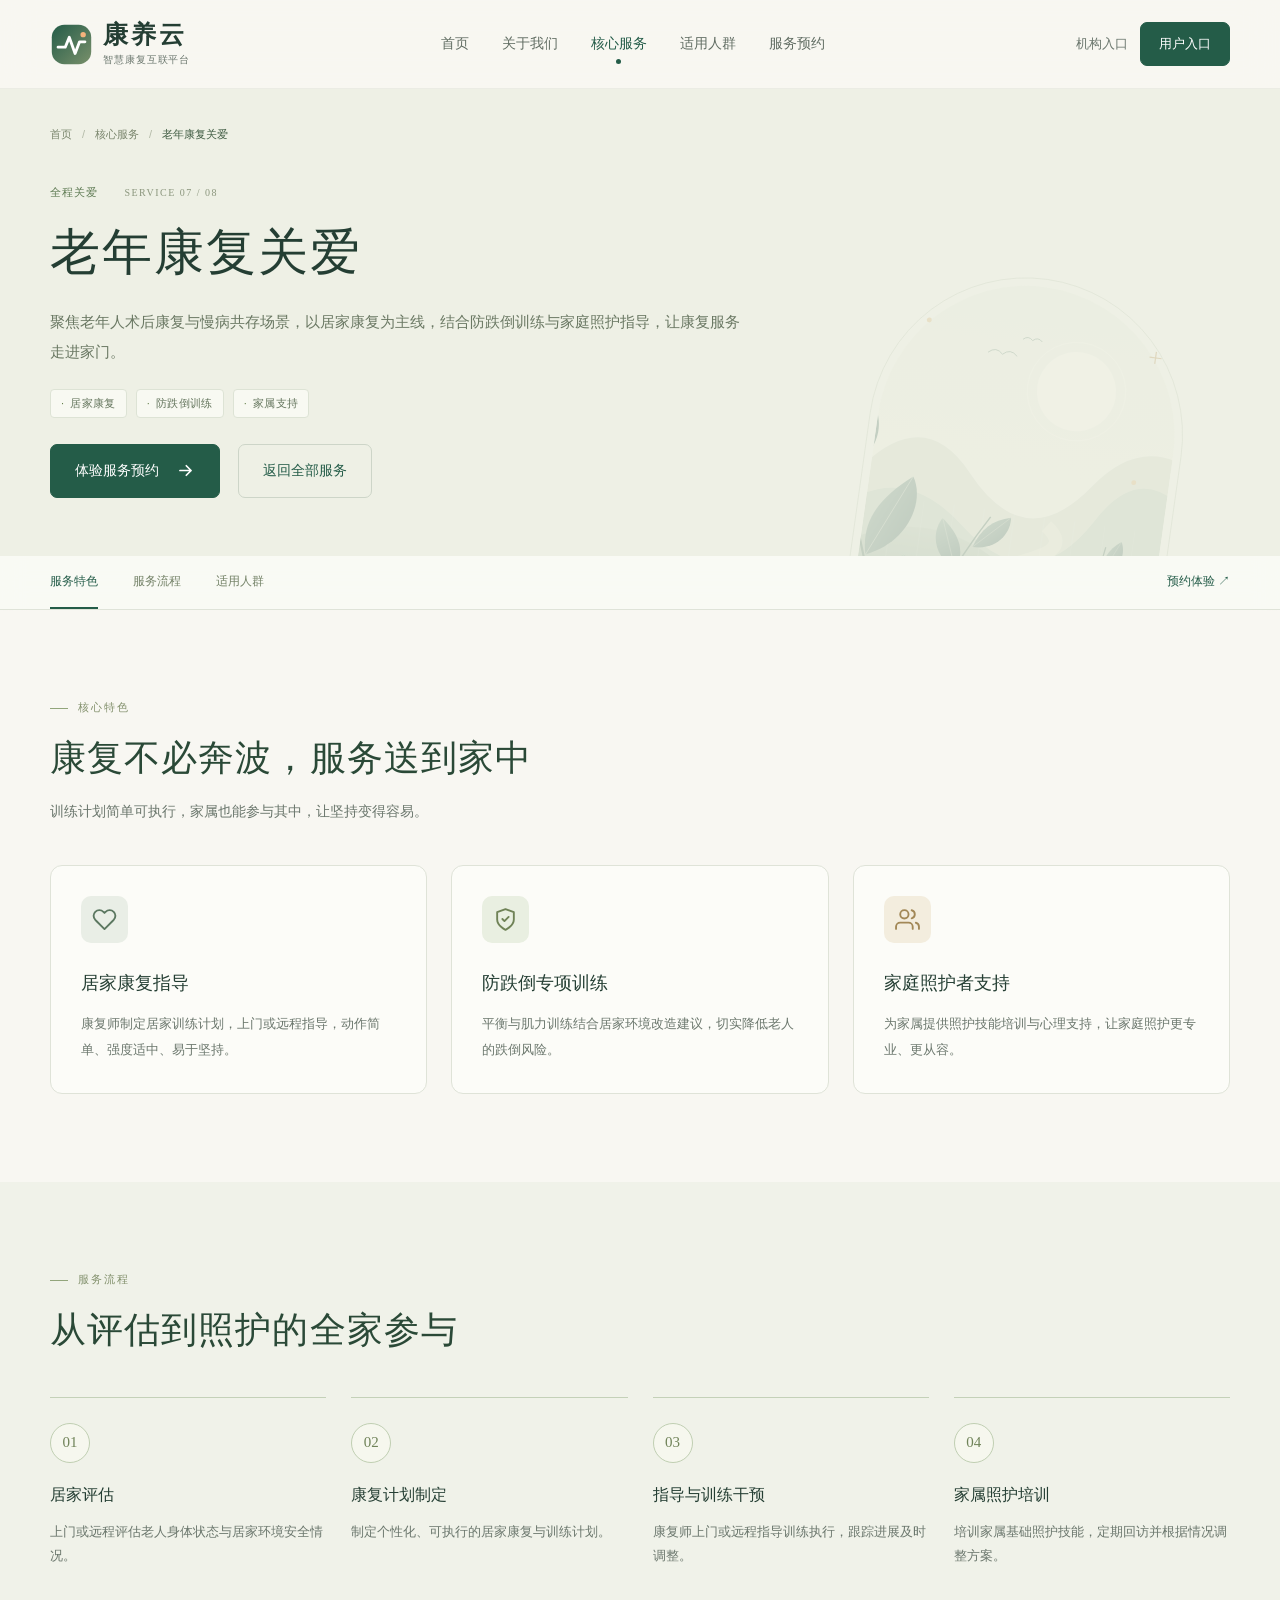
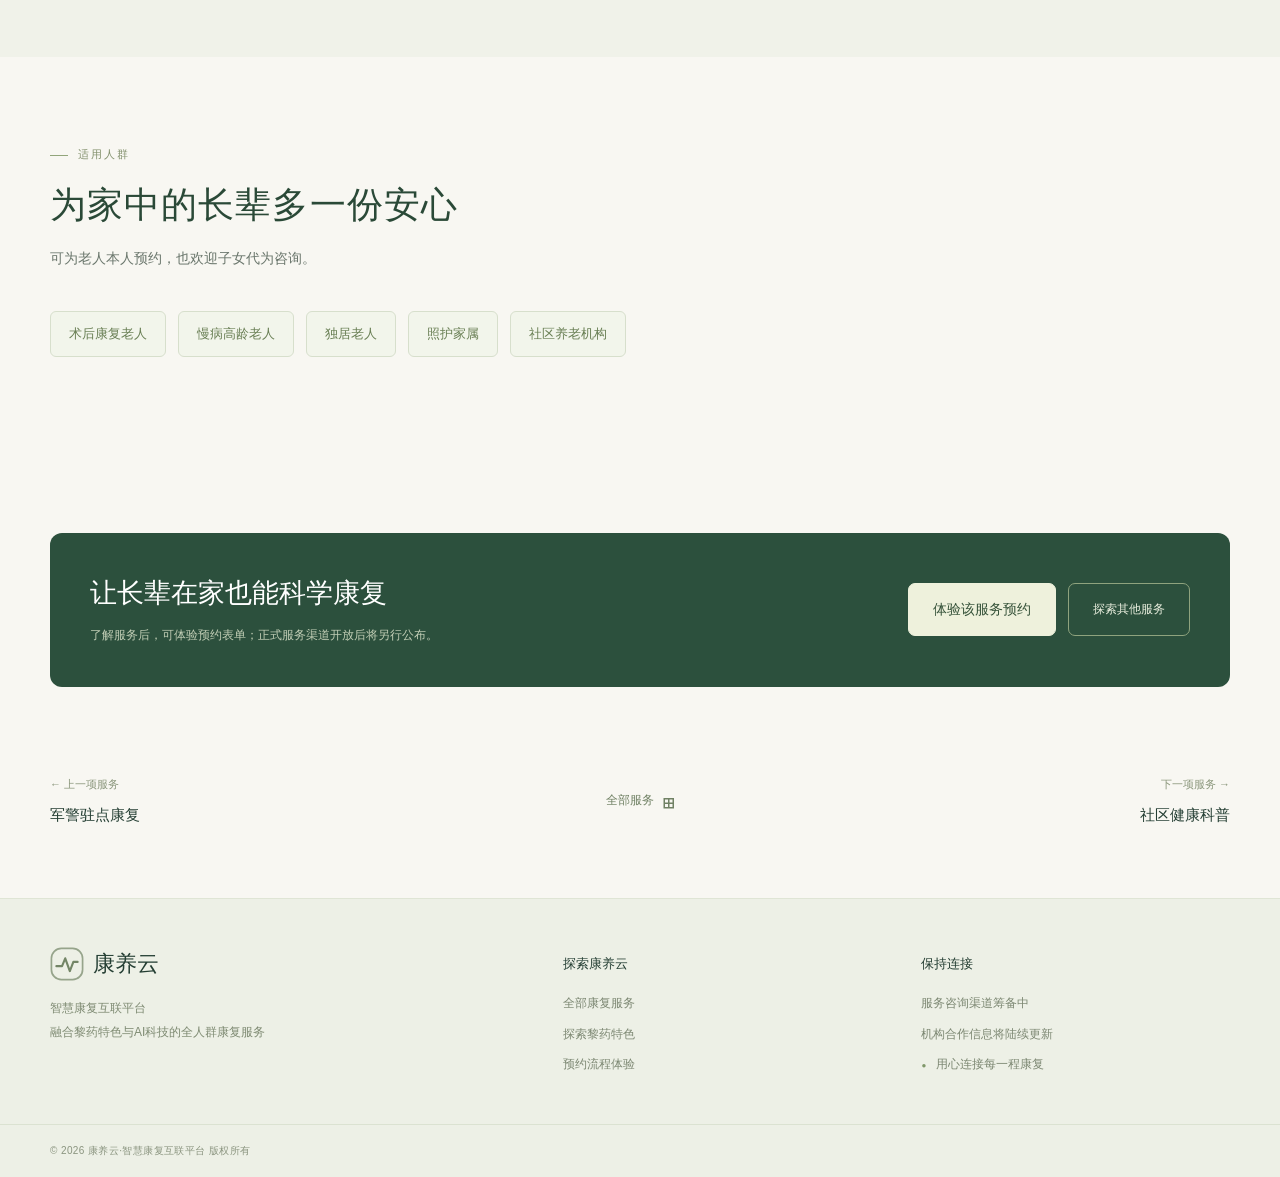
<file: elderly-care.html>
<!DOCTYPE html>
<html lang="zh-CN">
<head>
<meta charset="UTF-8">
<meta name="viewport" content="width=device-width, initial-scale=1.0">
<title>老年康复关爱 — 康养云·智慧康复互联平台</title>
<meta name="description" content="聚焦老年人术后康复与慢病共存场景，以居家康复为主线，结合防跌倒训练与家庭照护指导，让康复服务走进家门。">
<meta name="theme-color" content="#245c48">
<link rel="icon" href="assets/favicon.svg" type="image/svg+xml">
<link rel="stylesheet" href="styles.css">

</head>
<body>
<a class="skip-link" href="#main">跳转到主要内容</a>

<!-- ==================== 顶部导航栏 ==================== -->
<header class="site-header" id="top">
  <div class="container header-inner">
    <a class="brand" href="index.html" aria-label="康养云·智慧康复互联平台 首页">
      <svg class="brand-mark" viewBox="0 0 48 48" aria-hidden="true">
        <defs>
          <linearGradient id="kBrandGrad" x1="0" y1="0" x2="1" y2="1">
            <stop offset="0" stop-color="#245c48"/>
            <stop offset="1" stop-color="#79906b"/>
          </linearGradient>
        </defs>
        <rect x="2" y="2" width="44" height="44" rx="14" fill="url(#kBrandGrad)"/>
        <path d="M9 27h8l4.5-11 6.5 18 5-13h6" fill="none" stroke="#FFFFFF" stroke-width="3.2" stroke-linecap="round" stroke-linejoin="round"/>
        <circle cx="37" cy="13" r="3" fill="#F5B37C"/>
      </svg>
      <span class="brand-text">
        <strong>康养云</strong>
        <small>智慧康复互联平台</small>
      </span>
    </a>

    <nav class="main-nav" id="mainNav" aria-label="主导航">
      <a href="index.html">首页</a>
      <a href="index.html#advantages">关于我们</a>
      <a href="index.html#services">核心服务</a>
      <a href="index.html#audience">适用人群</a>

      <a href="index.html#booking">服务预约</a>
      <button class="nav-login-mobile" type="button" data-login="admin">机构入口</button>
    </nav>

    <div class="header-actions">
      <button class="btn-header-ghost" type="button" data-login="admin">机构入口</button>
      <button class="btn-header-solid" type="button" data-login="user">用户入口</button>
      <button class="nav-toggle" type="button" id="navToggle" aria-label="打开菜单" aria-expanded="false" aria-controls="mainNav">
        <span></span><span></span><span></span>
      </button>
    </div>
  </div>
</header>

<main id="main" tabindex="-1">

<!-- ==================== 服务 Hero ==================== -->
<section class="page-hero" data-theme="care">
  <div class="container">
    <nav class="breadcrumb" aria-label="面包屑导航">
      <a href="index.html">首页</a>
      <span class="sep">/</span>
      <a href="index.html#services">核心服务</a>
      <span class="sep">/</span>
      <span class="current">老年康复关爱</span>
    </nav>
    <p class="detail-kicker">全程关爱 <span>SERVICE 07 / 08</span></p><h1>老年康复关爱</h1>
    <p class="lead">聚焦老年人术后康复与慢病共存场景，以居家康复为主线，结合防跌倒训练与家庭照护指导，让康复服务走进家门。</p>
    <ul class="hero-tags">
      <li>居家康复</li>
      <li>防跌倒训练</li>
      <li>家属支持</li>
    </ul>
    <div class="hero-actions">
      <a class="btn-primary" href="index.html?service=老年康复关爱#booking">
        体验服务预约
        <svg viewBox="0 0 24 24" aria-hidden="true"><path d="M5 12h14M13 6l6 6-6 6" fill="none" stroke="currentColor" stroke-width="2.2" stroke-linecap="round" stroke-linejoin="round"/></svg>
      </a>
      <a class="btn-secondary" href="index.html#services">返回全部服务</a>
    </div>
  </div>
</section>
<nav class="detail-nav" aria-label="服务页目录"><div class="container"><a href="#features">服务特色</a><a href="#process">服务流程</a><a href="#audience">适用人群</a><a href="#cta">预约体验 ↗</a></div></nav>

<!-- ==================== 核心特色 ==================== -->
<section class="section" id="features">
  <div class="container">
    <div class="section-head" data-reveal>
      <p class="section-eyebrow">核心特色</p>
      <h2 class="section-title">康复不必奔波，服务送到家中</h2>
      <p class="section-desc">训练计划简单可执行，家属也能参与其中，让坚持变得容易。</p>
    </div>

    <div class="feature-grid">
      <article class="feature-card" data-reveal>
        <div class="feature-icon adv-icon-blue">
          <svg viewBox="0 0 24 24" aria-hidden="true">
            <path d="M20.84 4.61a5.5 5.5 0 0 0-7.78 0L12 5.67l-1.06-1.06a5.5 5.5 0 0 0-7.78 7.78l1.06 1.06L12 21.23l7.78-7.78 1.06-1.06a5.5 5.5 0 0 0 0-7.78z" fill="none" stroke="currentColor" stroke-width="1.8" stroke-linejoin="round"/>
          </svg>
        </div>
        <h3>居家康复指导</h3>
        <p>康复师制定居家训练计划，上门或远程指导，动作简单、强度适中、易于坚持。</p>
      </article>

      <article class="feature-card" data-reveal>
        <div class="feature-icon adv-icon-green">
          <svg viewBox="0 0 24 24" aria-hidden="true">
            <path d="M12 22s8-4 8-10V5l-8-3-8 3v7c0 6 8 10 8 10z" fill="none" stroke="currentColor" stroke-width="1.8" stroke-linejoin="round"/>
            <path d="M9 11.5l2 2 4-4" fill="none" stroke="currentColor" stroke-width="1.8" stroke-linecap="round" stroke-linejoin="round"/>
          </svg>
        </div>
        <h3>防跌倒专项训练</h3>
        <p>平衡与肌力训练结合居家环境改造建议，切实降低老人的跌倒风险。</p>
      </article>

      <article class="feature-card" data-reveal>
        <div class="feature-icon adv-icon-orange">
          <svg viewBox="0 0 24 24" aria-hidden="true">
            <path d="M17 21v-2a4 4 0 0 0-4-4H5a4 4 0 0 0-4 4v2" fill="none" stroke="currentColor" stroke-width="1.8" stroke-linecap="round" stroke-linejoin="round"/>
            <circle cx="9" cy="7" r="4" fill="none" stroke="currentColor" stroke-width="1.8"/>
            <path d="M23 21v-2a4 4 0 0 0-3-3.87M16 3.13a4 4 0 0 1 0 7.75" fill="none" stroke="currentColor" stroke-width="1.8" stroke-linecap="round" stroke-linejoin="round"/>
          </svg>
        </div>
        <h3>家庭照护者支持</h3>
        <p>为家属提供照护技能培训与心理支持，让家庭照护更专业、更从容。</p>
      </article>
    </div>
  </div>
</section>

<!-- ==================== 服务流程 ==================== -->
<section class="section section-alt" id="process">
  <div class="container">
    <div class="section-head" data-reveal>
      <p class="section-eyebrow">服务流程</p>
      <h2 class="section-title">从评估到照护的全家参与</h2>
    </div>

    <ol class="steps">
      <li class="step-item" data-reveal>
        <span class="step-num">01</span>
        <h3>居家评估</h3>
        <p>上门或远程评估老人身体状态与居家环境安全情况。</p>
      </li>
      <li class="step-item" data-reveal>
        <span class="step-num">02</span>
        <h3>康复计划制定</h3>
        <p>制定个性化、可执行的居家康复与训练计划。</p>
      </li>
      <li class="step-item" data-reveal>
        <span class="step-num">03</span>
        <h3>指导与训练干预</h3>
        <p>康复师上门或远程指导训练执行，跟踪进展及时调整。</p>
      </li>
      <li class="step-item" data-reveal>
        <span class="step-num">04</span>
        <h3>家属照护培训</h3>
        <p>培训家属基础照护技能，定期回访并根据情况调整方案。</p>
      </li>
    </ol>
  </div>
</section>

<!-- ==================== 适用人群 ==================== -->
<section class="section" id="audience">
  <div class="container">
    <div class="section-head" data-reveal>
      <p class="section-eyebrow">适用人群</p>
      <h2 class="section-title">为家中的长辈多一份安心</h2>
      <p class="section-desc">可为老人本人预约，也欢迎子女代为咨询。</p>
    </div>
    <ul class="audience-tags" data-reveal>
      <li>术后康复老人</li>
      <li>慢病高龄老人</li>
      <li>独居老人</li>
      <li>照护家属</li>
      <li>社区养老机构</li>
    </ul>
  </div>
</section>

<!-- ==================== 预约 CTA ==================== -->
<section class="section" id="cta">
  <div class="container">
    <div class="cta-band" data-reveal>
      <div>
        <h2>让长辈在家也能科学康复</h2>
        <p>了解服务后，可体验预约表单；正式服务渠道开放后将另行公布。</p>
      </div>
      <div class="cta-actions">
        <a class="btn-light" href="index.html?service=老年康复关爱#booking">体验该服务预约</a>
        <a class="btn-outline-light" href="index.html#services">探索其他服务</a>
      </div>
    </div>
  </div>
</section>

<nav class="service-pagination container" aria-label="切换服务"><a href="police-rehab.html"><small>← 上一项服务</small><strong>军警驻点康复</strong></a><a class="all-services-link" href="index.html#services" aria-label="返回全部服务">全部服务 <span aria-hidden="true">⊞</span></a><a href="community-health.html"><small>下一项服务 →</small><strong>社区健康科普</strong></a></nav>
</main>

<!-- ==================== Footer ==================== -->
<footer class="site-footer" id="partners">
  <div class="container footer-inner">
    <div class="footer-col footer-brand">
      <div class="footer-logo">
        <svg viewBox="0 0 48 48" aria-hidden="true">
          <rect x="2" y="2" width="44" height="44" rx="14" fill="none" stroke="currentColor" stroke-width="2.4" opacity=".7"/>
          <path d="M9 27h8l4.5-11 6.5 18 5-13h6" fill="none" stroke="currentColor" stroke-width="3" stroke-linecap="round" stroke-linejoin="round"/>
        </svg>
        <span>康养云</span>
      </div>
      <p class="footer-slogan">智慧康复互联平台<br>融合黎药特色与AI科技的全人群康复服务</p>
    </div>

    <div class="footer-col">
      <h3>探索康养云</h3><ul class="footer-links"><li><a href="index.html#services">全部康复服务</a></li><li><a href="herbal-bath.html">探索黎药特色</a></li><li><a href="index.html#booking">预约流程体验</a></li></ul>
    </div>

    <div class="footer-col">
      <h3>保持连接</h3><ul class="footer-links footer-contact"><li>服务咨询渠道筹备中</li><li>机构合作信息将陆续更新</li><li><span class="footer-status">●</span> 用心连接每一程康复</li></ul>
    </div>
  </div>

  <div class="footer-bottom">
    <div class="container">
      <p>© 2026 康养云·智慧康复互联平台 版权所有</p>
    </div>
  </div>
</footer>

<div class="toast" id="toast" role="status" aria-live="polite"></div>

<!-- ==================== 登录弹窗 ==================== -->
<div class="modal" id="loginModal" hidden><div class="modal-mask" data-close-modal></div><div class="modal-card" role="dialog" aria-modal="true" aria-labelledby="loginModalTitle" aria-describedby="loginModalSub" tabindex="-1"><button class="modal-close" type="button" data-close-modal aria-label="关闭入口说明">×</button><span class="modal-symbol" aria-hidden="true">＋</span><p class="section-eyebrow">CARE, CONNECTED</p><h2 class="modal-title" id="loginModalTitle">用户服务入口</h2><p class="modal-sub" id="loginModalSub">账户服务尚未开放。您可以先浏览服务内容，或体验预约填写流程。</p><a class="btn-primary" href="index.html#booking">体验预约流程 <svg viewBox="0 0 24 24" aria-hidden="true"><path d="M5 12h14m-6-6 6 6-6 6" fill="none" stroke="currentColor" stroke-width="1.7" stroke-linecap="round" stroke-linejoin="round"/></svg></a><p class="modal-note">当前为展示站，不提供账户登录或健康档案存储。</p></div></div>

<script src="script.js"></script>
<a class="back-top" href="#top" aria-label="返回顶部" hidden>↑</a>
</body>
</html>
</file>
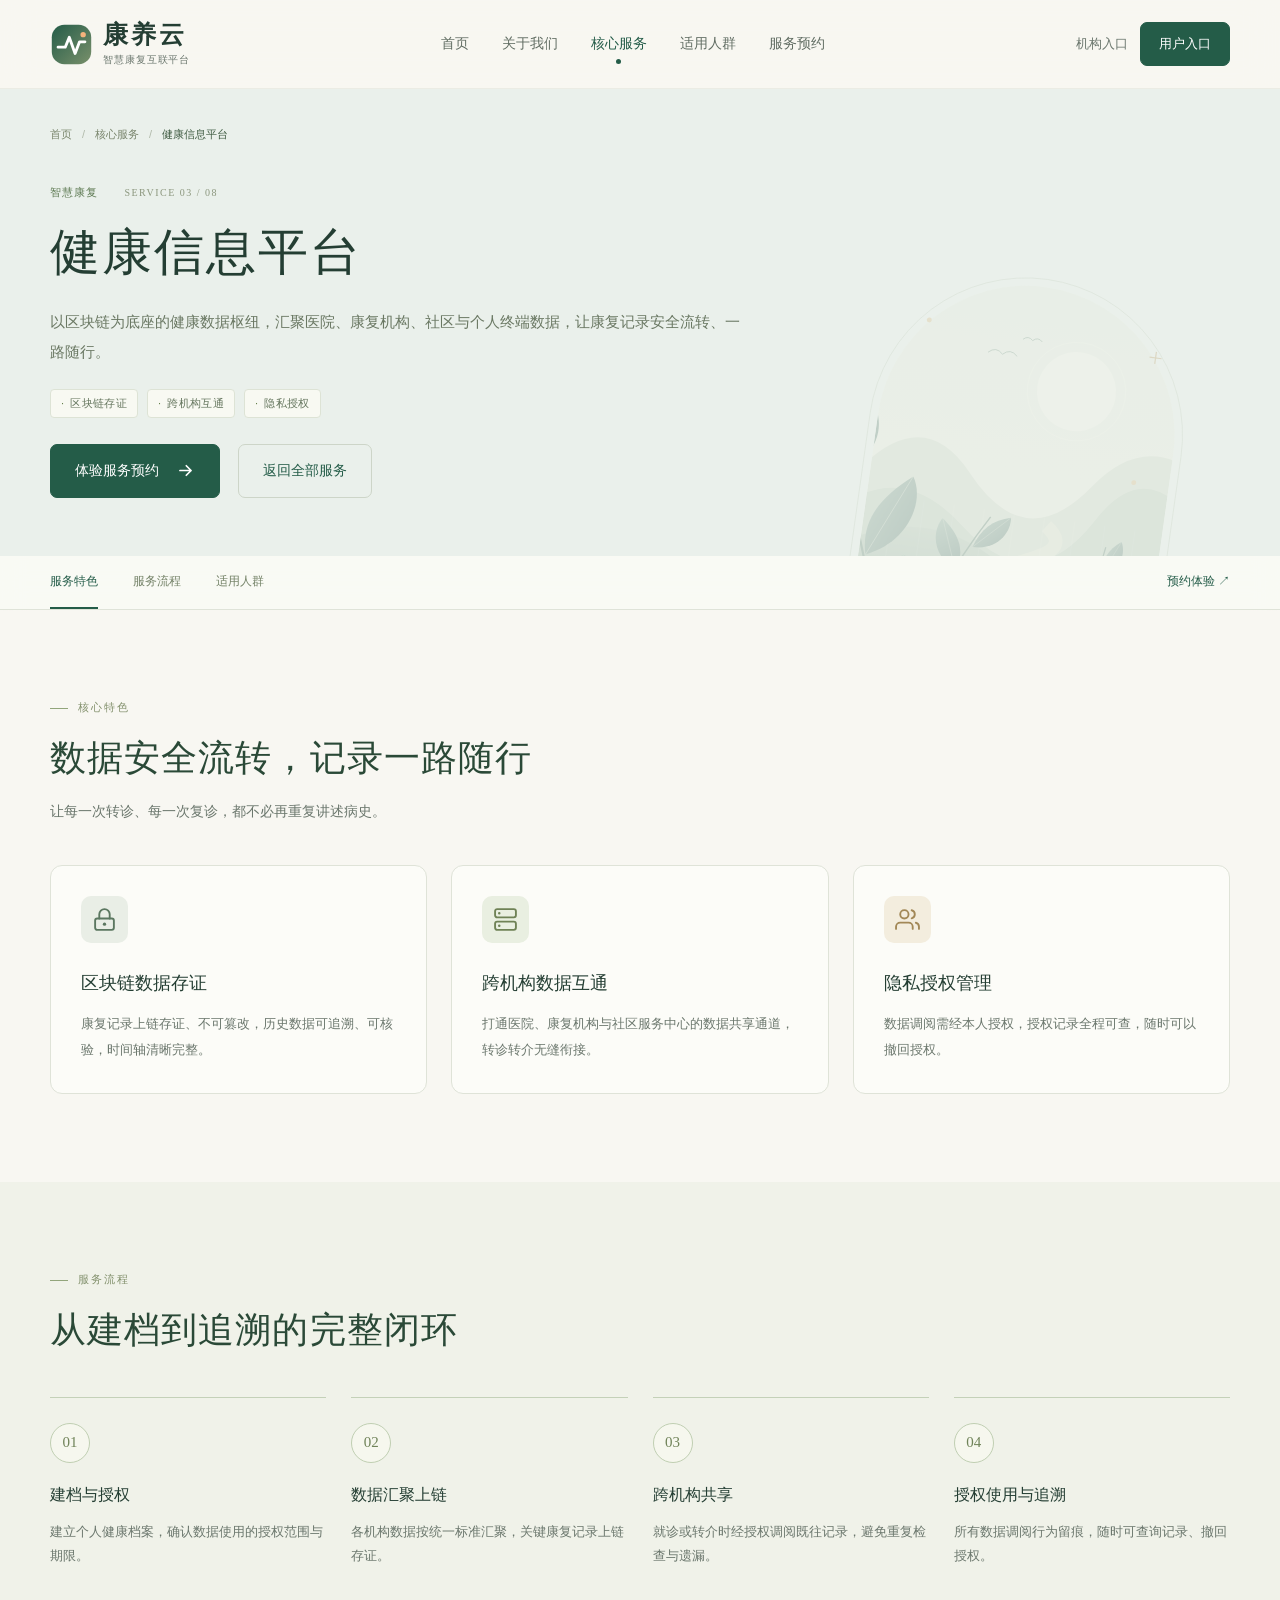
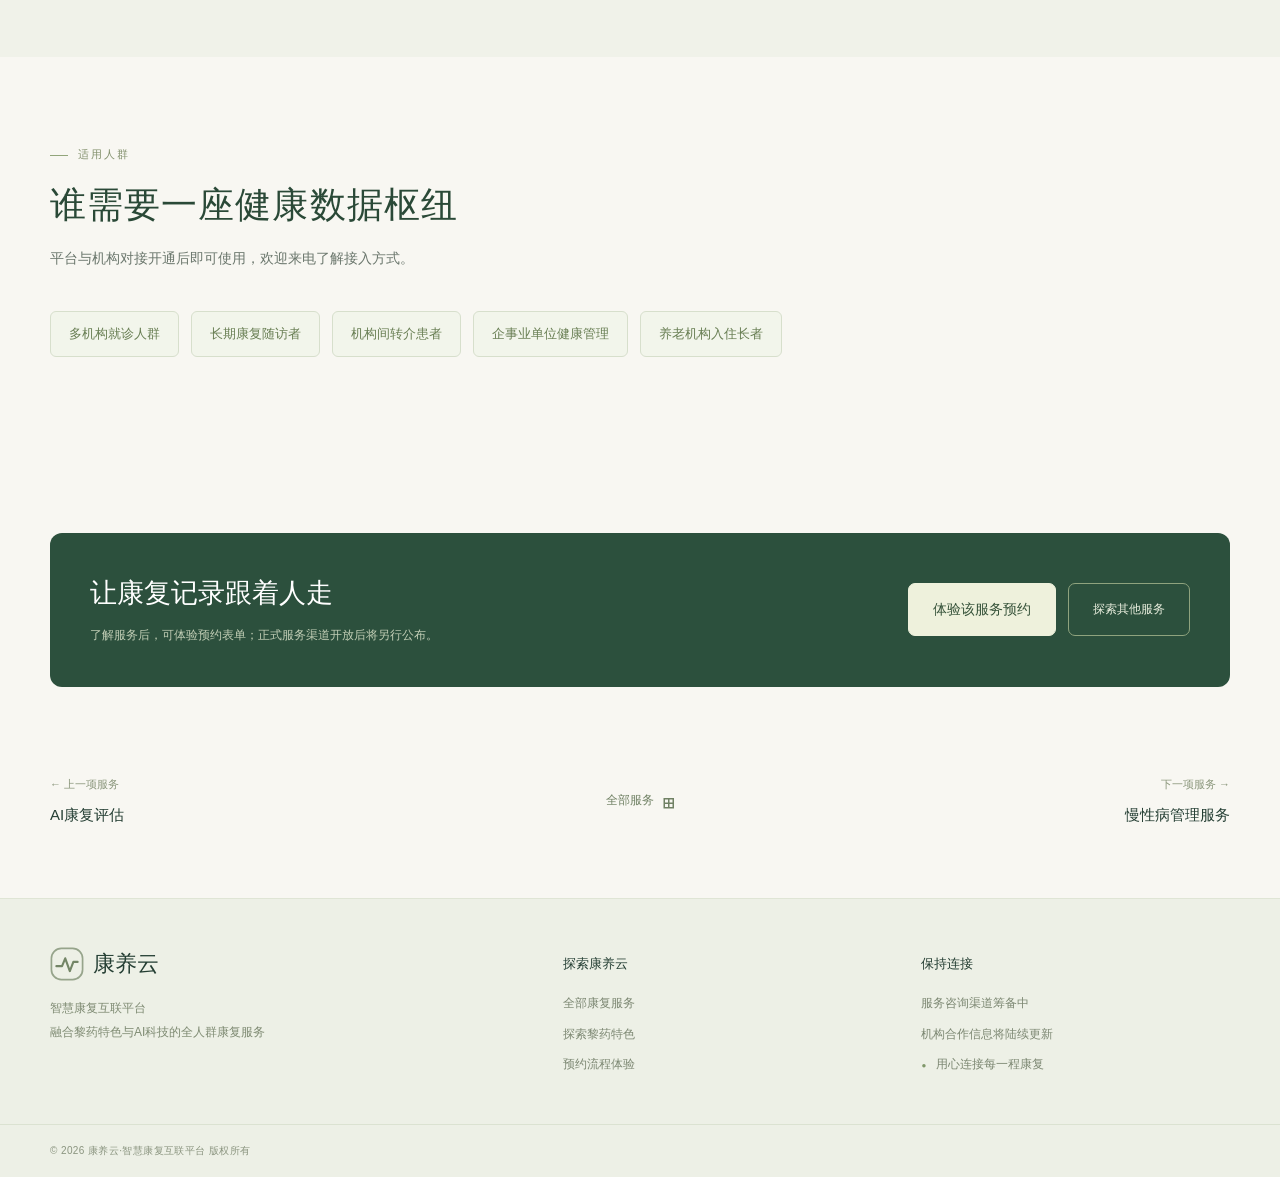
<file: health-platform.html>
<!DOCTYPE html>
<html lang="zh-CN">
<head>
<meta charset="UTF-8">
<meta name="viewport" content="width=device-width, initial-scale=1.0">
<title>健康信息平台 — 康养云·智慧康复互联平台</title>
<meta name="description" content="以区块链为底座的健康数据枢纽，汇聚医院、康复机构、社区与个人终端数据，让康复记录安全流转、一路随行。">
<meta name="theme-color" content="#245c48">
<link rel="icon" href="assets/favicon.svg" type="image/svg+xml">
<link rel="stylesheet" href="styles.css">

</head>
<body>
<a class="skip-link" href="#main">跳转到主要内容</a>

<!-- ==================== 顶部导航栏 ==================== -->
<header class="site-header" id="top">
  <div class="container header-inner">
    <a class="brand" href="index.html" aria-label="康养云·智慧康复互联平台 首页">
      <svg class="brand-mark" viewBox="0 0 48 48" aria-hidden="true">
        <defs>
          <linearGradient id="kBrandGrad" x1="0" y1="0" x2="1" y2="1">
            <stop offset="0" stop-color="#245c48"/>
            <stop offset="1" stop-color="#79906b"/>
          </linearGradient>
        </defs>
        <rect x="2" y="2" width="44" height="44" rx="14" fill="url(#kBrandGrad)"/>
        <path d="M9 27h8l4.5-11 6.5 18 5-13h6" fill="none" stroke="#FFFFFF" stroke-width="3.2" stroke-linecap="round" stroke-linejoin="round"/>
        <circle cx="37" cy="13" r="3" fill="#F5B37C"/>
      </svg>
      <span class="brand-text">
        <strong>康养云</strong>
        <small>智慧康复互联平台</small>
      </span>
    </a>

    <nav class="main-nav" id="mainNav" aria-label="主导航">
      <a href="index.html">首页</a>
      <a href="index.html#advantages">关于我们</a>
      <a href="index.html#services">核心服务</a>
      <a href="index.html#audience">适用人群</a>

      <a href="index.html#booking">服务预约</a>
      <button class="nav-login-mobile" type="button" data-login="admin">机构入口</button>
    </nav>

    <div class="header-actions">
      <button class="btn-header-ghost" type="button" data-login="admin">机构入口</button>
      <button class="btn-header-solid" type="button" data-login="user">用户入口</button>
      <button class="nav-toggle" type="button" id="navToggle" aria-label="打开菜单" aria-expanded="false" aria-controls="mainNav">
        <span></span><span></span><span></span>
      </button>
    </div>
  </div>
</header>

<main id="main" tabindex="-1">

<!-- ==================== 服务 Hero ==================== -->
<section class="page-hero" data-theme="smart">
  <div class="container">
    <nav class="breadcrumb" aria-label="面包屑导航">
      <a href="index.html">首页</a>
      <span class="sep">/</span>
      <a href="index.html#services">核心服务</a>
      <span class="sep">/</span>
      <span class="current">健康信息平台</span>
    </nav>
    <p class="detail-kicker">智慧康复 <span>SERVICE 03 / 08</span></p><h1>健康信息平台</h1>
    <p class="lead">以区块链为底座的健康数据枢纽，汇聚医院、康复机构、社区与个人终端数据，让康复记录安全流转、一路随行。</p>
    <ul class="hero-tags">
      <li>区块链存证</li>
      <li>跨机构互通</li>
      <li>隐私授权</li>
    </ul>
    <div class="hero-actions">
      <a class="btn-primary" href="index.html?service=健康信息平台#booking">
        体验服务预约
        <svg viewBox="0 0 24 24" aria-hidden="true"><path d="M5 12h14M13 6l6 6-6 6" fill="none" stroke="currentColor" stroke-width="2.2" stroke-linecap="round" stroke-linejoin="round"/></svg>
      </a>
      <a class="btn-secondary" href="index.html#services">返回全部服务</a>
    </div>
  </div>
</section>
<nav class="detail-nav" aria-label="服务页目录"><div class="container"><a href="#features">服务特色</a><a href="#process">服务流程</a><a href="#audience">适用人群</a><a href="#cta">预约体验 ↗</a></div></nav>

<!-- ==================== 核心特色 ==================== -->
<section class="section" id="features">
  <div class="container">
    <div class="section-head" data-reveal>
      <p class="section-eyebrow">核心特色</p>
      <h2 class="section-title">数据安全流转，记录一路随行</h2>
      <p class="section-desc">让每一次转诊、每一次复诊，都不必再重复讲述病史。</p>
    </div>

    <div class="feature-grid">
      <article class="feature-card" data-reveal>
        <div class="feature-icon adv-icon-blue">
          <svg viewBox="0 0 24 24" aria-hidden="true">
            <rect x="3" y="11" width="18" height="11" rx="2" fill="none" stroke="currentColor" stroke-width="1.8"/>
            <path d="M7 11V7a5 5 0 0 1 10 0v4" fill="none" stroke="currentColor" stroke-width="1.8" stroke-linecap="round"/>
            <circle cx="12" cy="16.5" r="1.6" fill="currentColor"/>
          </svg>
        </div>
        <h3>区块链数据存证</h3>
        <p>康复记录上链存证、不可篡改，历史数据可追溯、可核验，时间轴清晰完整。</p>
      </article>

      <article class="feature-card" data-reveal>
        <div class="feature-icon adv-icon-green">
          <svg viewBox="0 0 24 24" aria-hidden="true">
            <rect x="2" y="2" width="20" height="8" rx="2" fill="none" stroke="currentColor" stroke-width="1.8"/>
            <rect x="2" y="14" width="20" height="8" rx="2" fill="none" stroke="currentColor" stroke-width="1.8"/>
            <path d="M6 6h.01M6 18h.01" fill="none" stroke="currentColor" stroke-width="2.4" stroke-linecap="round"/>
          </svg>
        </div>
        <h3>跨机构数据互通</h3>
        <p>打通医院、康复机构与社区服务中心的数据共享通道，转诊转介无缝衔接。</p>
      </article>

      <article class="feature-card" data-reveal>
        <div class="feature-icon adv-icon-orange">
          <svg viewBox="0 0 24 24" aria-hidden="true">
            <path d="M17 21v-2a4 4 0 0 0-4-4H5a4 4 0 0 0-4 4v2" fill="none" stroke="currentColor" stroke-width="1.8" stroke-linecap="round" stroke-linejoin="round"/>
            <circle cx="9" cy="7" r="4" fill="none" stroke="currentColor" stroke-width="1.8"/>
            <path d="M23 21v-2a4 4 0 0 0-3-3.87M16 3.13a4 4 0 0 1 0 7.75" fill="none" stroke="currentColor" stroke-width="1.8" stroke-linecap="round" stroke-linejoin="round"/>
          </svg>
        </div>
        <h3>隐私授权管理</h3>
        <p>数据调阅需经本人授权，授权记录全程可查，随时可以撤回授权。</p>
      </article>
    </div>
  </div>
</section>

<!-- ==================== 服务流程 ==================== -->
<section class="section section-alt" id="process">
  <div class="container">
    <div class="section-head" data-reveal>
      <p class="section-eyebrow">服务流程</p>
      <h2 class="section-title">从建档到追溯的完整闭环</h2>
    </div>

    <ol class="steps">
      <li class="step-item" data-reveal>
        <span class="step-num">01</span>
        <h3>建档与授权</h3>
        <p>建立个人健康档案，确认数据使用的授权范围与期限。</p>
      </li>
      <li class="step-item" data-reveal>
        <span class="step-num">02</span>
        <h3>数据汇聚上链</h3>
        <p>各机构数据按统一标准汇聚，关键康复记录上链存证。</p>
      </li>
      <li class="step-item" data-reveal>
        <span class="step-num">03</span>
        <h3>跨机构共享</h3>
        <p>就诊或转介时经授权调阅既往记录，避免重复检查与遗漏。</p>
      </li>
      <li class="step-item" data-reveal>
        <span class="step-num">04</span>
        <h3>授权使用与追溯</h3>
        <p>所有数据调阅行为留痕，随时可查询记录、撤回授权。</p>
      </li>
    </ol>
  </div>
</section>

<!-- ==================== 适用人群 ==================== -->
<section class="section" id="audience">
  <div class="container">
    <div class="section-head" data-reveal>
      <p class="section-eyebrow">适用人群</p>
      <h2 class="section-title">谁需要一座健康数据枢纽</h2>
      <p class="section-desc">平台与机构对接开通后即可使用，欢迎来电了解接入方式。</p>
    </div>
    <ul class="audience-tags" data-reveal>
      <li>多机构就诊人群</li>
      <li>长期康复随访者</li>
      <li>机构间转介患者</li>
      <li>企事业单位健康管理</li>
      <li>养老机构入住长者</li>
    </ul>
  </div>
</section>

<!-- ==================== 预约 CTA ==================== -->
<section class="section" id="cta">
  <div class="container">
    <div class="cta-band" data-reveal>
      <div>
        <h2>让康复记录跟着人走</h2>
        <p>了解服务后，可体验预约表单；正式服务渠道开放后将另行公布。</p>
      </div>
      <div class="cta-actions">
        <a class="btn-light" href="index.html?service=健康信息平台#booking">体验该服务预约</a>
        <a class="btn-outline-light" href="index.html#services">探索其他服务</a>
      </div>
    </div>
  </div>
</section>

<nav class="service-pagination container" aria-label="切换服务"><a href="ai-assessment.html"><small>← 上一项服务</small><strong>AI康复评估</strong></a><a class="all-services-link" href="index.html#services" aria-label="返回全部服务">全部服务 <span aria-hidden="true">⊞</span></a><a href="chronic-care.html"><small>下一项服务 →</small><strong>慢性病管理服务</strong></a></nav>
</main>

<!-- ==================== Footer ==================== -->
<footer class="site-footer" id="partners">
  <div class="container footer-inner">
    <div class="footer-col footer-brand">
      <div class="footer-logo">
        <svg viewBox="0 0 48 48" aria-hidden="true">
          <rect x="2" y="2" width="44" height="44" rx="14" fill="none" stroke="currentColor" stroke-width="2.4" opacity=".7"/>
          <path d="M9 27h8l4.5-11 6.5 18 5-13h6" fill="none" stroke="currentColor" stroke-width="3" stroke-linecap="round" stroke-linejoin="round"/>
        </svg>
        <span>康养云</span>
      </div>
      <p class="footer-slogan">智慧康复互联平台<br>融合黎药特色与AI科技的全人群康复服务</p>
    </div>

    <div class="footer-col">
      <h3>探索康养云</h3><ul class="footer-links"><li><a href="index.html#services">全部康复服务</a></li><li><a href="herbal-bath.html">探索黎药特色</a></li><li><a href="index.html#booking">预约流程体验</a></li></ul>
    </div>

    <div class="footer-col">
      <h3>保持连接</h3><ul class="footer-links footer-contact"><li>服务咨询渠道筹备中</li><li>机构合作信息将陆续更新</li><li><span class="footer-status">●</span> 用心连接每一程康复</li></ul>
    </div>
  </div>

  <div class="footer-bottom">
    <div class="container">
      <p>© 2026 康养云·智慧康复互联平台 版权所有</p>
    </div>
  </div>
</footer>

<div class="toast" id="toast" role="status" aria-live="polite"></div>

<!-- ==================== 登录弹窗 ==================== -->
<div class="modal" id="loginModal" hidden><div class="modal-mask" data-close-modal></div><div class="modal-card" role="dialog" aria-modal="true" aria-labelledby="loginModalTitle" aria-describedby="loginModalSub" tabindex="-1"><button class="modal-close" type="button" data-close-modal aria-label="关闭入口说明">×</button><span class="modal-symbol" aria-hidden="true">＋</span><p class="section-eyebrow">CARE, CONNECTED</p><h2 class="modal-title" id="loginModalTitle">用户服务入口</h2><p class="modal-sub" id="loginModalSub">账户服务尚未开放。您可以先浏览服务内容，或体验预约填写流程。</p><a class="btn-primary" href="index.html#booking">体验预约流程 <svg viewBox="0 0 24 24" aria-hidden="true"><path d="M5 12h14m-6-6 6 6-6 6" fill="none" stroke="currentColor" stroke-width="1.7" stroke-linecap="round" stroke-linejoin="round"/></svg></a><p class="modal-note">当前为展示站，不提供账户登录或健康档案存储。</p></div></div>

<script src="script.js"></script>
<a class="back-top" href="#top" aria-label="返回顶部" hidden>↑</a>
</body>
</html>
</file>
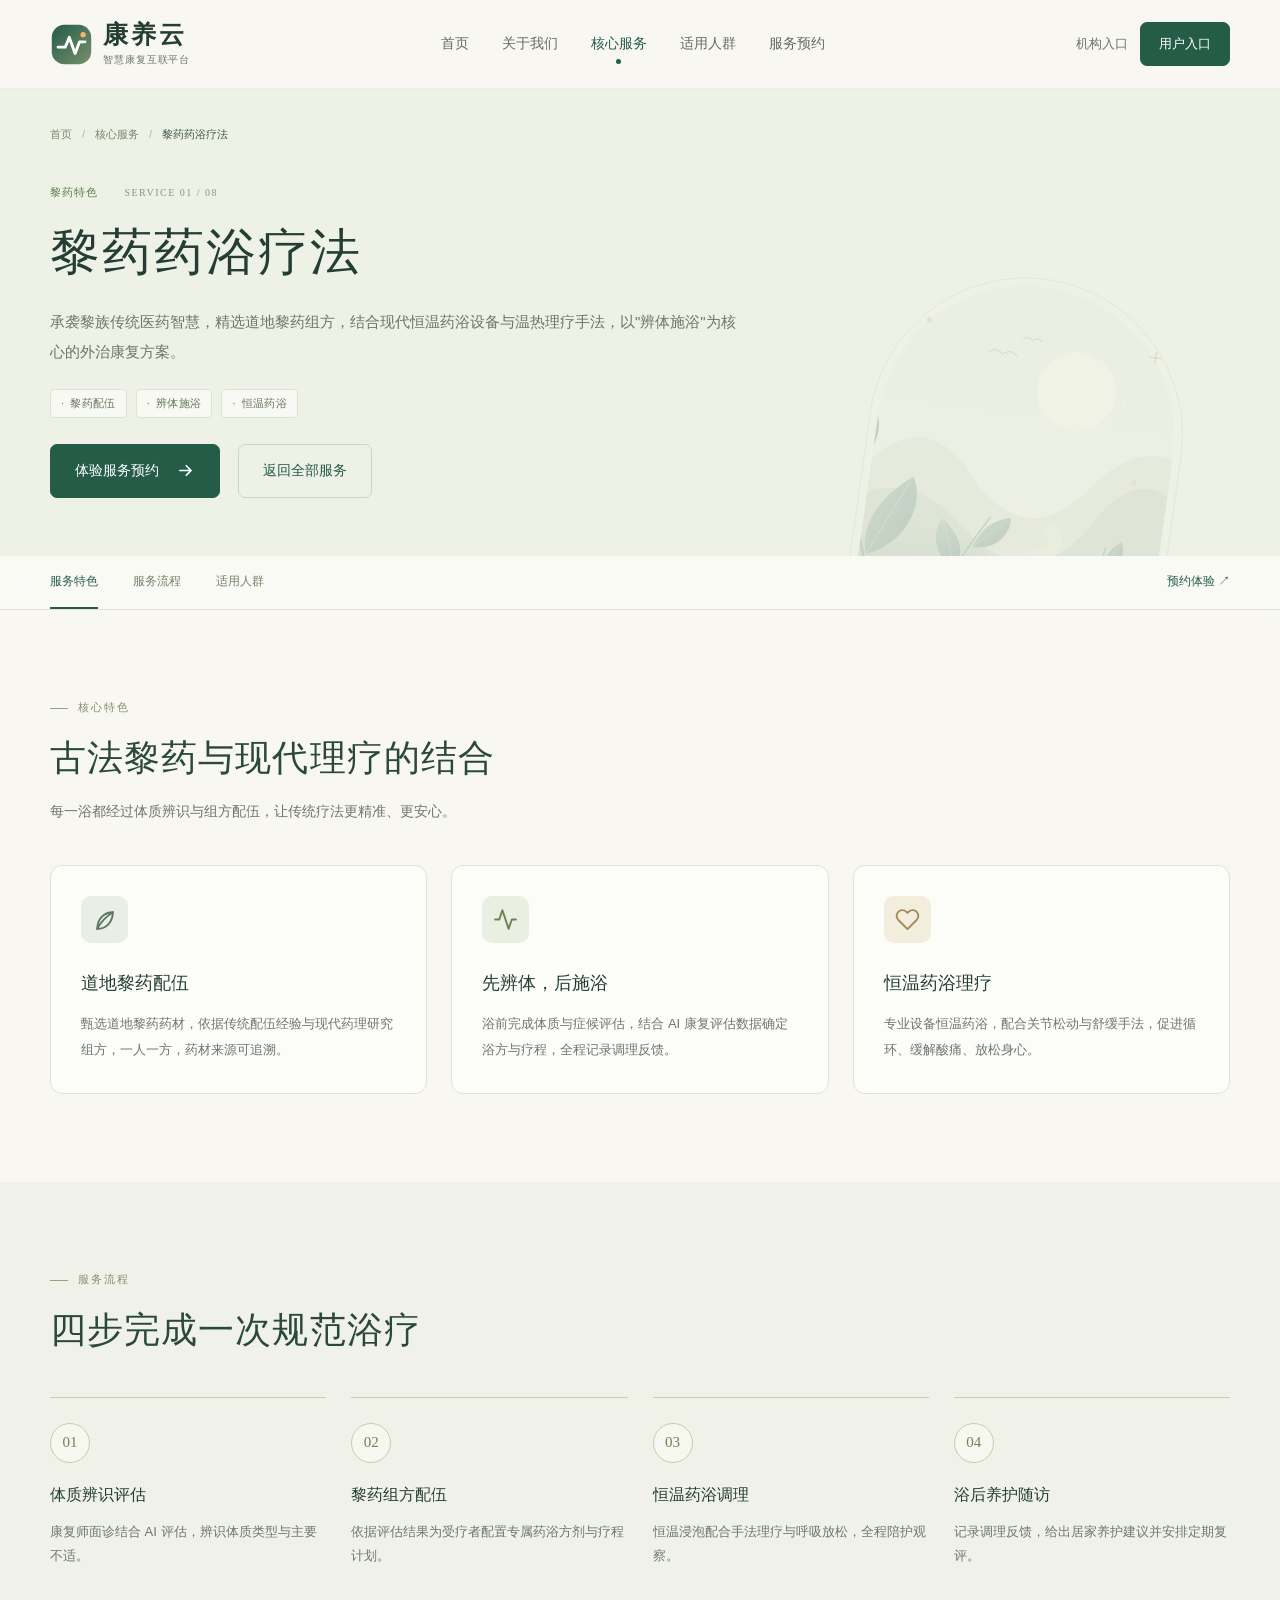
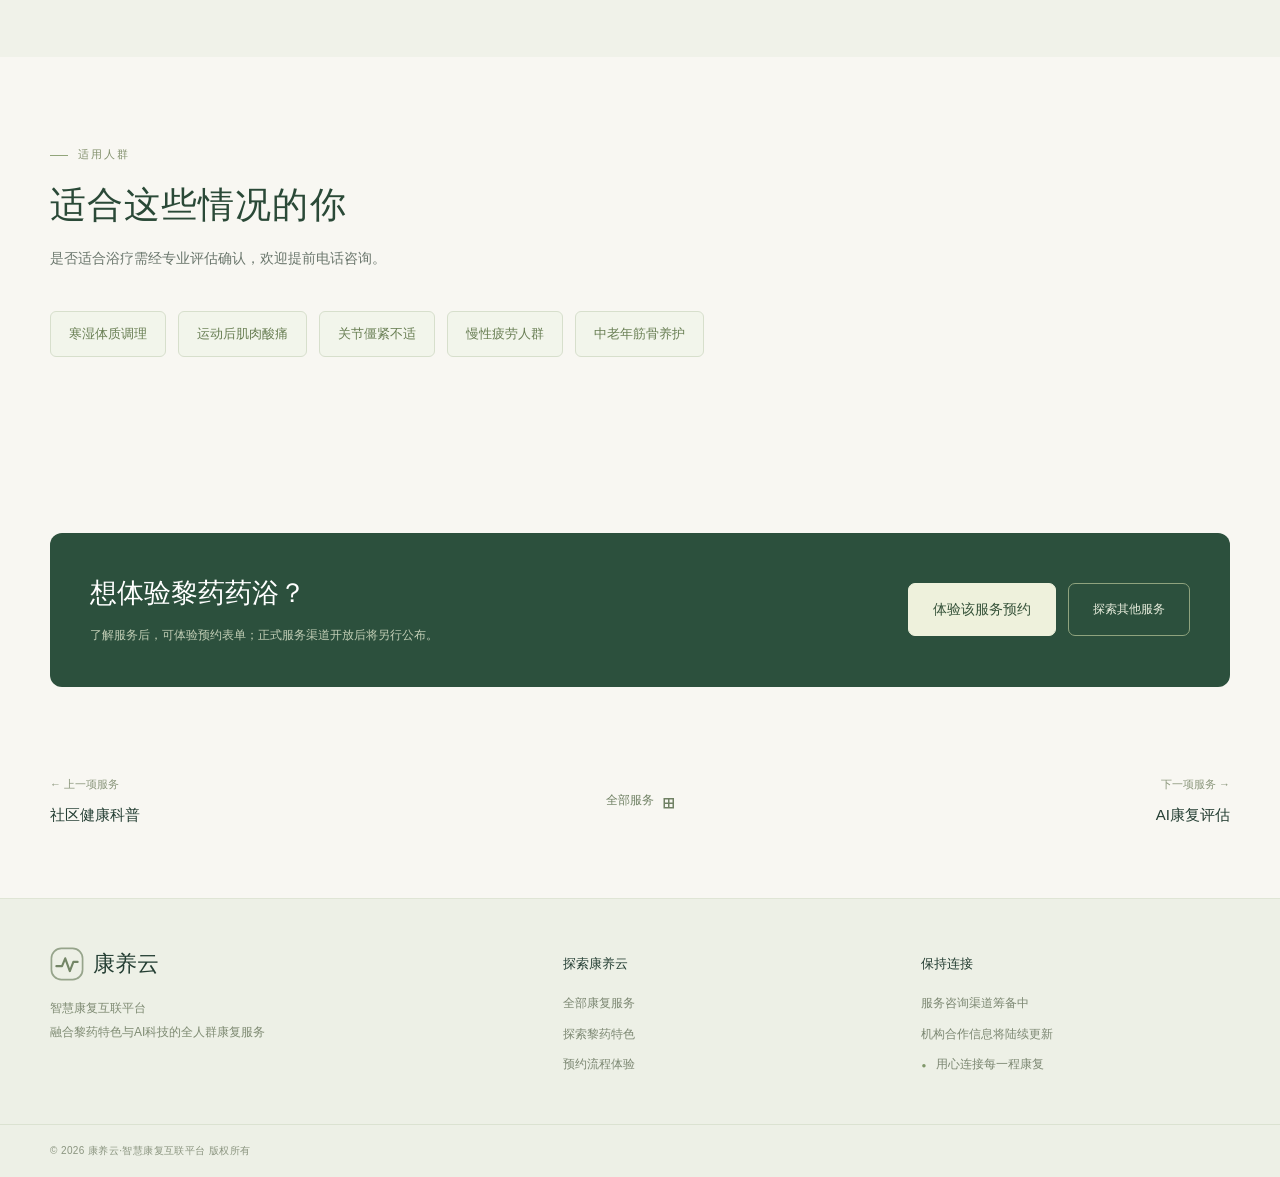
<file: herbal-bath.html>
<!DOCTYPE html>
<html lang="zh-CN">
<head>
<meta charset="UTF-8">
<meta name="viewport" content="width=device-width, initial-scale=1.0">
<title>黎药药浴疗法 — 康养云·智慧康复互联平台</title>
<meta name="description" content="承袭黎族传统医药智慧，精选道地黎药组方，结合现代恒温药浴设备与温热理疗手法，以辨体施浴为核心的外治康复方案。">
<meta name="theme-color" content="#245c48">
<link rel="icon" href="assets/favicon.svg" type="image/svg+xml">
<link rel="stylesheet" href="styles.css">

</head>
<body>
<a class="skip-link" href="#main">跳转到主要内容</a>

<!-- ==================== 顶部导航栏 ==================== -->
<header class="site-header" id="top">
  <div class="container header-inner">
    <a class="brand" href="index.html" aria-label="康养云·智慧康复互联平台 首页">
      <svg class="brand-mark" viewBox="0 0 48 48" aria-hidden="true">
        <defs>
          <linearGradient id="kBrandGrad" x1="0" y1="0" x2="1" y2="1">
            <stop offset="0" stop-color="#245c48"/>
            <stop offset="1" stop-color="#79906b"/>
          </linearGradient>
        </defs>
        <rect x="2" y="2" width="44" height="44" rx="14" fill="url(#kBrandGrad)"/>
        <path d="M9 27h8l4.5-11 6.5 18 5-13h6" fill="none" stroke="#FFFFFF" stroke-width="3.2" stroke-linecap="round" stroke-linejoin="round"/>
        <circle cx="37" cy="13" r="3" fill="#F5B37C"/>
      </svg>
      <span class="brand-text">
        <strong>康养云</strong>
        <small>智慧康复互联平台</small>
      </span>
    </a>

    <nav class="main-nav" id="mainNav" aria-label="主导航">
      <a href="index.html">首页</a>
      <a href="index.html#advantages">关于我们</a>
      <a href="index.html#services">核心服务</a>
      <a href="index.html#audience">适用人群</a>

      <a href="index.html#booking">服务预约</a>
      <button class="nav-login-mobile" type="button" data-login="admin">机构入口</button>
    </nav>

    <div class="header-actions">
      <button class="btn-header-ghost" type="button" data-login="admin">机构入口</button>
      <button class="btn-header-solid" type="button" data-login="user">用户入口</button>
      <button class="nav-toggle" type="button" id="navToggle" aria-label="打开菜单" aria-expanded="false" aria-controls="mainNav">
        <span></span><span></span><span></span>
      </button>
    </div>
  </div>
</header>

<main id="main" tabindex="-1">

<!-- ==================== 服务 Hero ==================== -->
<section class="page-hero" data-theme="herbal">
  <div class="container">
    <nav class="breadcrumb" aria-label="面包屑导航">
      <a href="index.html">首页</a>
      <span class="sep">/</span>
      <a href="index.html#services">核心服务</a>
      <span class="sep">/</span>
      <span class="current">黎药药浴疗法</span>
    </nav>
    <p class="detail-kicker">黎药特色 <span>SERVICE 01 / 08</span></p><h1>黎药药浴疗法</h1>
    <p class="lead">承袭黎族传统医药智慧，精选道地黎药组方，结合现代恒温药浴设备与温热理疗手法，以"辨体施浴"为核心的外治康复方案。</p>
    <ul class="hero-tags">
      <li>黎药配伍</li>
      <li>辨体施浴</li>
      <li>恒温药浴</li>
    </ul>
    <div class="hero-actions">
      <a class="btn-primary" href="index.html?service=黎药药浴疗法#booking">
        体验服务预约
        <svg viewBox="0 0 24 24" aria-hidden="true"><path d="M5 12h14M13 6l6 6-6 6" fill="none" stroke="currentColor" stroke-width="2.2" stroke-linecap="round" stroke-linejoin="round"/></svg>
      </a>
      <a class="btn-secondary" href="index.html#services">返回全部服务</a>
    </div>
  </div>
</section>
<nav class="detail-nav" aria-label="服务页目录"><div class="container"><a href="#features">服务特色</a><a href="#process">服务流程</a><a href="#audience">适用人群</a><a href="#cta">预约体验 ↗</a></div></nav>

<!-- ==================== 核心特色 ==================== -->
<section class="section" id="features">
  <div class="container">
    <div class="section-head" data-reveal>
      <p class="section-eyebrow">核心特色</p>
      <h2 class="section-title">古法黎药与现代理疗的结合</h2>
      <p class="section-desc">每一浴都经过体质辨识与组方配伍，让传统疗法更精准、更安心。</p>
    </div>

    <div class="feature-grid">
      <article class="feature-card" data-reveal>
        <div class="feature-icon adv-icon-blue">
          <svg viewBox="0 0 24 24" aria-hidden="true">
            <path d="M5 21c0-9 6-16 15-16 0 9-6 16-15 16z" fill="none" stroke="currentColor" stroke-width="1.8" stroke-linejoin="round"/>
            <path d="M5 21C8.5 14 13 9.5 20 5" fill="none" stroke="currentColor" stroke-width="1.8" stroke-linecap="round"/>
          </svg>
        </div>
        <h3>道地黎药配伍</h3>
        <p>甄选道地黎药药材，依据传统配伍经验与现代药理研究组方，一人一方，药材来源可追溯。</p>
      </article>

      <article class="feature-card" data-reveal>
        <div class="feature-icon adv-icon-green">
          <svg viewBox="0 0 24 24" aria-hidden="true">
            <path d="M22 12h-4l-3 9L9 3l-3 9H2" fill="none" stroke="currentColor" stroke-width="1.8" stroke-linecap="round" stroke-linejoin="round"/>
          </svg>
        </div>
        <h3>先辨体，后施浴</h3>
        <p>浴前完成体质与症候评估，结合 AI 康复评估数据确定浴方与疗程，全程记录调理反馈。</p>
      </article>

      <article class="feature-card" data-reveal>
        <div class="feature-icon adv-icon-orange">
          <svg viewBox="0 0 24 24" aria-hidden="true">
            <path d="M20.84 4.61a5.5 5.5 0 0 0-7.78 0L12 5.67l-1.06-1.06a5.5 5.5 0 0 0-7.78 7.78l1.06 1.06L12 21.23l7.78-7.78 1.06-1.06a5.5 5.5 0 0 0 0-7.78z" fill="none" stroke="currentColor" stroke-width="1.8" stroke-linejoin="round"/>
          </svg>
        </div>
        <h3>恒温药浴理疗</h3>
        <p>专业设备恒温药浴，配合关节松动与舒缓手法，促进循环、缓解酸痛、放松身心。</p>
      </article>
    </div>
  </div>
</section>

<!-- ==================== 服务流程 ==================== -->
<section class="section section-alt" id="process">
  <div class="container">
    <div class="section-head" data-reveal>
      <p class="section-eyebrow">服务流程</p>
      <h2 class="section-title">四步完成一次规范浴疗</h2>
    </div>

    <ol class="steps">
      <li class="step-item" data-reveal>
        <span class="step-num">01</span>
        <h3>体质辨识评估</h3>
        <p>康复师面诊结合 AI 评估，辨识体质类型与主要不适。</p>
      </li>
      <li class="step-item" data-reveal>
        <span class="step-num">02</span>
        <h3>黎药组方配伍</h3>
        <p>依据评估结果为受疗者配置专属药浴方剂与疗程计划。</p>
      </li>
      <li class="step-item" data-reveal>
        <span class="step-num">03</span>
        <h3>恒温药浴调理</h3>
        <p>恒温浸泡配合手法理疗与呼吸放松，全程陪护观察。</p>
      </li>
      <li class="step-item" data-reveal>
        <span class="step-num">04</span>
        <h3>浴后养护随访</h3>
        <p>记录调理反馈，给出居家养护建议并安排定期复评。</p>
      </li>
    </ol>
  </div>
</section>

<!-- ==================== 适用人群 ==================== -->
<section class="section" id="audience">
  <div class="container">
    <div class="section-head" data-reveal>
      <p class="section-eyebrow">适用人群</p>
      <h2 class="section-title">适合这些情况的你</h2>
      <p class="section-desc">是否适合浴疗需经专业评估确认，欢迎提前电话咨询。</p>
    </div>
    <ul class="audience-tags" data-reveal>
      <li>寒湿体质调理</li>
      <li>运动后肌肉酸痛</li>
      <li>关节僵紧不适</li>
      <li>慢性疲劳人群</li>
      <li>中老年筋骨养护</li>
    </ul>
  </div>
</section>

<!-- ==================== 预约 CTA ==================== -->
<section class="section" id="cta">
  <div class="container">
    <div class="cta-band" data-reveal>
      <div>
        <h2>想体验黎药药浴？</h2>
        <p>了解服务后，可体验预约表单；正式服务渠道开放后将另行公布。</p>
      </div>
      <div class="cta-actions">
        <a class="btn-light" href="index.html?service=黎药药浴疗法#booking">体验该服务预约</a>
        <a class="btn-outline-light" href="index.html#services">探索其他服务</a>
      </div>
    </div>
  </div>
</section>

<nav class="service-pagination container" aria-label="切换服务"><a href="community-health.html"><small>← 上一项服务</small><strong>社区健康科普</strong></a><a class="all-services-link" href="index.html#services" aria-label="返回全部服务">全部服务 <span aria-hidden="true">⊞</span></a><a href="ai-assessment.html"><small>下一项服务 →</small><strong>AI康复评估</strong></a></nav>
</main>

<!-- ==================== Footer ==================== -->
<footer class="site-footer" id="partners">
  <div class="container footer-inner">
    <div class="footer-col footer-brand">
      <div class="footer-logo">
        <svg viewBox="0 0 48 48" aria-hidden="true">
          <rect x="2" y="2" width="44" height="44" rx="14" fill="none" stroke="currentColor" stroke-width="2.4" opacity=".7"/>
          <path d="M9 27h8l4.5-11 6.5 18 5-13h6" fill="none" stroke="currentColor" stroke-width="3" stroke-linecap="round" stroke-linejoin="round"/>
        </svg>
        <span>康养云</span>
      </div>
      <p class="footer-slogan">智慧康复互联平台<br>融合黎药特色与AI科技的全人群康复服务</p>
    </div>

    <div class="footer-col">
      <h3>探索康养云</h3><ul class="footer-links"><li><a href="index.html#services">全部康复服务</a></li><li><a href="herbal-bath.html">探索黎药特色</a></li><li><a href="index.html#booking">预约流程体验</a></li></ul>
    </div>

    <div class="footer-col">
      <h3>保持连接</h3><ul class="footer-links footer-contact"><li>服务咨询渠道筹备中</li><li>机构合作信息将陆续更新</li><li><span class="footer-status">●</span> 用心连接每一程康复</li></ul>
    </div>
  </div>

  <div class="footer-bottom">
    <div class="container">
      <p>© 2026 康养云·智慧康复互联平台 版权所有</p>
    </div>
  </div>
</footer>

<div class="toast" id="toast" role="status" aria-live="polite"></div>

<!-- ==================== 登录弹窗 ==================== -->
<div class="modal" id="loginModal" hidden><div class="modal-mask" data-close-modal></div><div class="modal-card" role="dialog" aria-modal="true" aria-labelledby="loginModalTitle" aria-describedby="loginModalSub" tabindex="-1"><button class="modal-close" type="button" data-close-modal aria-label="关闭入口说明">×</button><span class="modal-symbol" aria-hidden="true">＋</span><p class="section-eyebrow">CARE, CONNECTED</p><h2 class="modal-title" id="loginModalTitle">用户服务入口</h2><p class="modal-sub" id="loginModalSub">账户服务尚未开放。您可以先浏览服务内容，或体验预约填写流程。</p><a class="btn-primary" href="index.html#booking">体验预约流程 <svg viewBox="0 0 24 24" aria-hidden="true"><path d="M5 12h14m-6-6 6 6-6 6" fill="none" stroke="currentColor" stroke-width="1.7" stroke-linecap="round" stroke-linejoin="round"/></svg></a><p class="modal-note">当前为展示站，不提供账户登录或健康档案存储。</p></div></div>

<script src="script.js"></script>
<a class="back-top" href="#top" aria-label="返回顶部" hidden>↑</a>
</body>
</html>
</file>
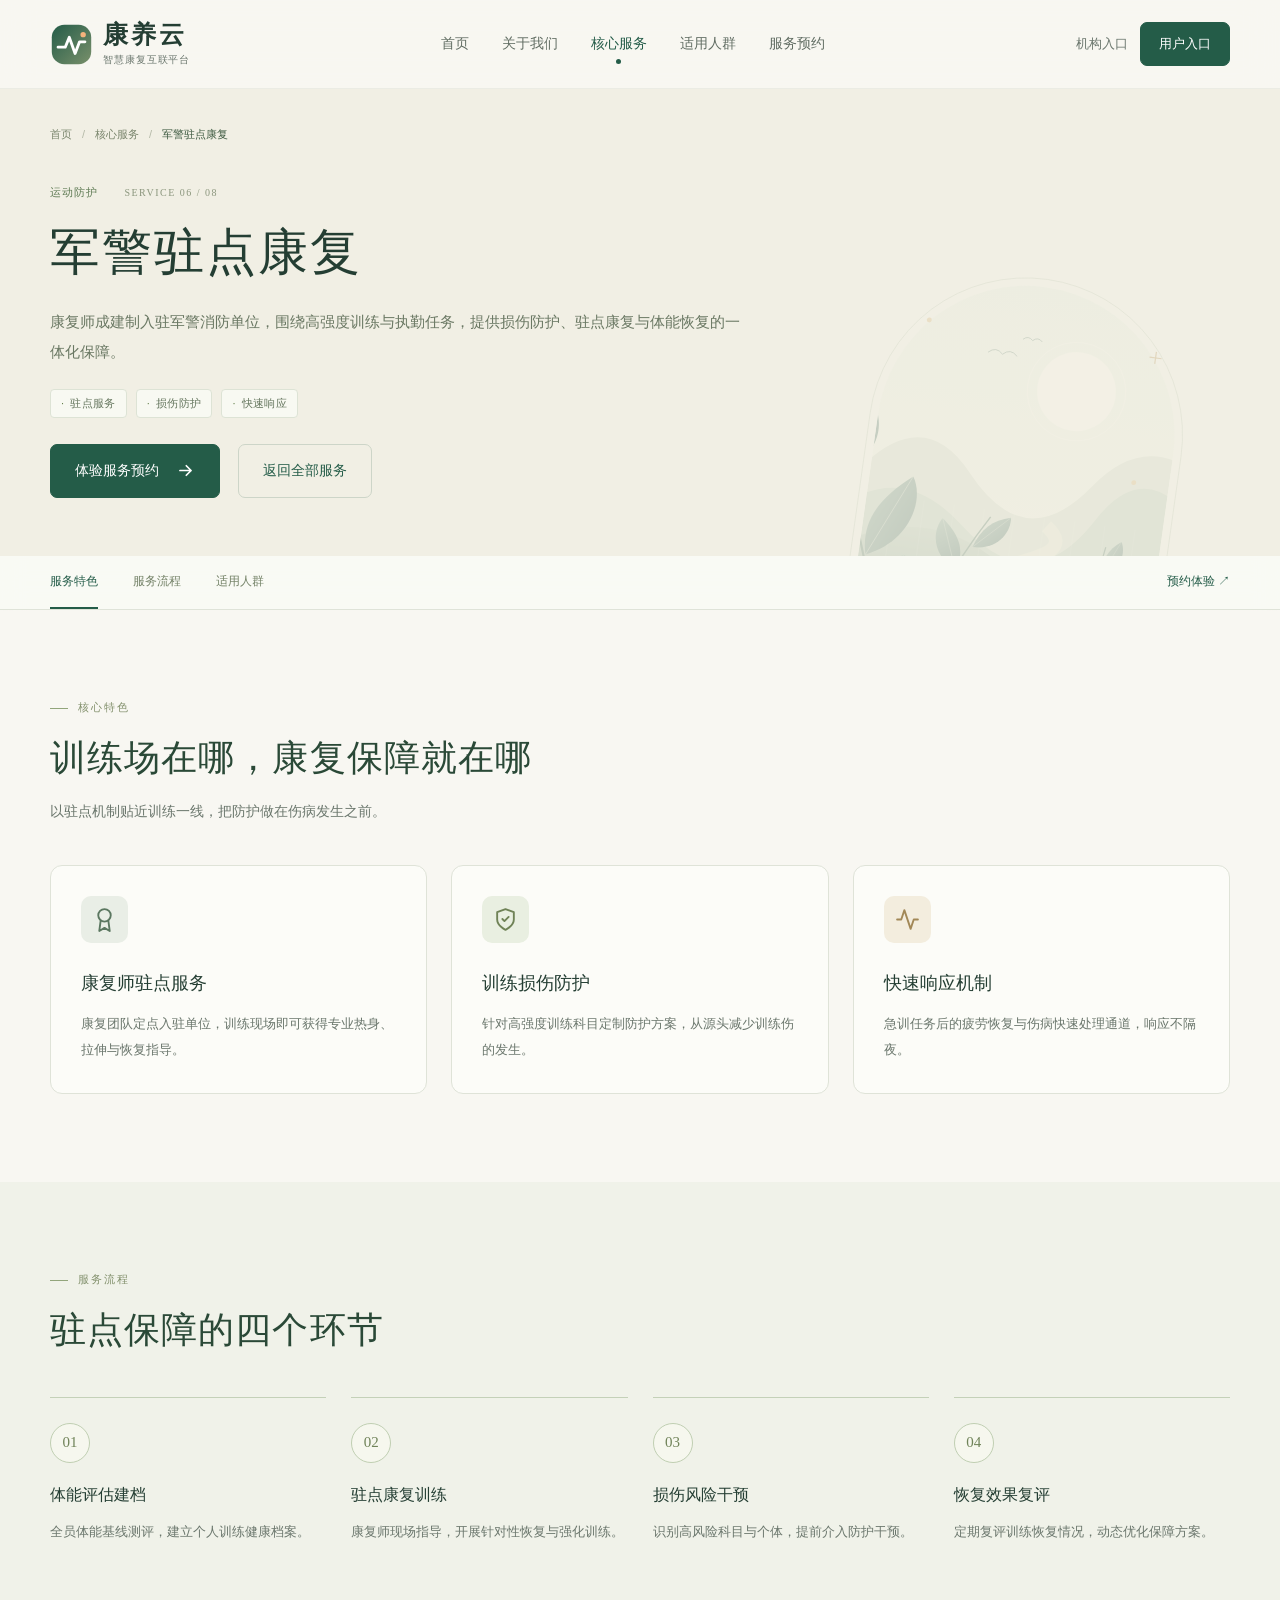
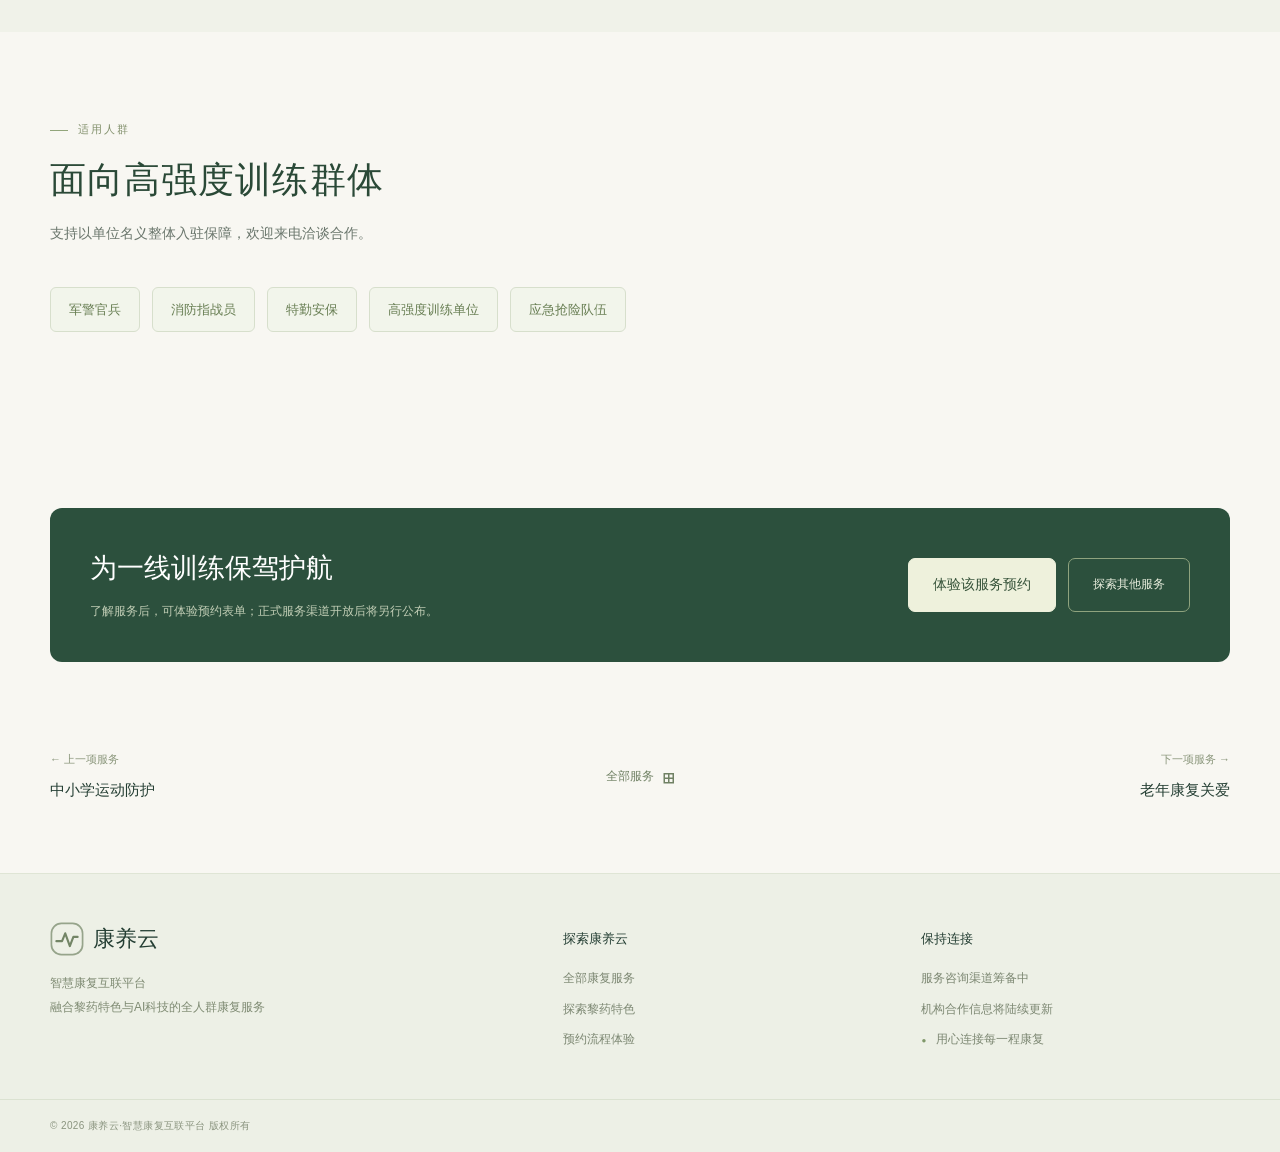
<file: police-rehab.html>
<!DOCTYPE html>
<html lang="zh-CN">
<head>
<meta charset="UTF-8">
<meta name="viewport" content="width=device-width, initial-scale=1.0">
<title>军警驻点康复 — 康养云·智慧康复互联平台</title>
<meta name="description" content="康复师成建制入驻军警消防单位，围绕高强度训练与执勤任务，提供损伤防护、驻点康复与体能恢复的一体化保障。">
<meta name="theme-color" content="#245c48">
<link rel="icon" href="assets/favicon.svg" type="image/svg+xml">
<link rel="stylesheet" href="styles.css">

</head>
<body>
<a class="skip-link" href="#main">跳转到主要内容</a>

<!-- ==================== 顶部导航栏 ==================== -->
<header class="site-header" id="top">
  <div class="container header-inner">
    <a class="brand" href="index.html" aria-label="康养云·智慧康复互联平台 首页">
      <svg class="brand-mark" viewBox="0 0 48 48" aria-hidden="true">
        <defs>
          <linearGradient id="kBrandGrad" x1="0" y1="0" x2="1" y2="1">
            <stop offset="0" stop-color="#245c48"/>
            <stop offset="1" stop-color="#79906b"/>
          </linearGradient>
        </defs>
        <rect x="2" y="2" width="44" height="44" rx="14" fill="url(#kBrandGrad)"/>
        <path d="M9 27h8l4.5-11 6.5 18 5-13h6" fill="none" stroke="#FFFFFF" stroke-width="3.2" stroke-linecap="round" stroke-linejoin="round"/>
        <circle cx="37" cy="13" r="3" fill="#F5B37C"/>
      </svg>
      <span class="brand-text">
        <strong>康养云</strong>
        <small>智慧康复互联平台</small>
      </span>
    </a>

    <nav class="main-nav" id="mainNav" aria-label="主导航">
      <a href="index.html">首页</a>
      <a href="index.html#advantages">关于我们</a>
      <a href="index.html#services">核心服务</a>
      <a href="index.html#audience">适用人群</a>

      <a href="index.html#booking">服务预约</a>
      <button class="nav-login-mobile" type="button" data-login="admin">机构入口</button>
    </nav>

    <div class="header-actions">
      <button class="btn-header-ghost" type="button" data-login="admin">机构入口</button>
      <button class="btn-header-solid" type="button" data-login="user">用户入口</button>
      <button class="nav-toggle" type="button" id="navToggle" aria-label="打开菜单" aria-expanded="false" aria-controls="mainNav">
        <span></span><span></span><span></span>
      </button>
    </div>
  </div>
</header>

<main id="main" tabindex="-1">

<!-- ==================== 服务 Hero ==================== -->
<section class="page-hero" data-theme="sport">
  <div class="container">
    <nav class="breadcrumb" aria-label="面包屑导航">
      <a href="index.html">首页</a>
      <span class="sep">/</span>
      <a href="index.html#services">核心服务</a>
      <span class="sep">/</span>
      <span class="current">军警驻点康复</span>
    </nav>
    <p class="detail-kicker">运动防护 <span>SERVICE 06 / 08</span></p><h1>军警驻点康复</h1>
    <p class="lead">康复师成建制入驻军警消防单位，围绕高强度训练与执勤任务，提供损伤防护、驻点康复与体能恢复的一体化保障。</p>
    <ul class="hero-tags">
      <li>驻点服务</li>
      <li>损伤防护</li>
      <li>快速响应</li>
    </ul>
    <div class="hero-actions">
      <a class="btn-primary" href="index.html?service=军警驻点康复#booking">
        体验服务预约
        <svg viewBox="0 0 24 24" aria-hidden="true"><path d="M5 12h14M13 6l6 6-6 6" fill="none" stroke="currentColor" stroke-width="2.2" stroke-linecap="round" stroke-linejoin="round"/></svg>
      </a>
      <a class="btn-secondary" href="index.html#services">返回全部服务</a>
    </div>
  </div>
</section>
<nav class="detail-nav" aria-label="服务页目录"><div class="container"><a href="#features">服务特色</a><a href="#process">服务流程</a><a href="#audience">适用人群</a><a href="#cta">预约体验 ↗</a></div></nav>

<!-- ==================== 核心特色 ==================== -->
<section class="section" id="features">
  <div class="container">
    <div class="section-head" data-reveal>
      <p class="section-eyebrow">核心特色</p>
      <h2 class="section-title">训练场在哪，康复保障就在哪</h2>
      <p class="section-desc">以驻点机制贴近训练一线，把防护做在伤病发生之前。</p>
    </div>

    <div class="feature-grid">
      <article class="feature-card" data-reveal>
        <div class="feature-icon adv-icon-blue">
          <svg viewBox="0 0 24 24" aria-hidden="true">
            <circle cx="12" cy="8" r="6" fill="none" stroke="currentColor" stroke-width="1.8"/>
            <path d="M8.21 13.89L7 23l5-3 5 3-1.21-9.11" fill="none" stroke="currentColor" stroke-width="1.8" stroke-linecap="round" stroke-linejoin="round"/>
          </svg>
        </div>
        <h3>康复师驻点服务</h3>
        <p>康复团队定点入驻单位，训练现场即可获得专业热身、拉伸与恢复指导。</p>
      </article>

      <article class="feature-card" data-reveal>
        <div class="feature-icon adv-icon-green">
          <svg viewBox="0 0 24 24" aria-hidden="true">
            <path d="M12 22s8-4 8-10V5l-8-3-8 3v7c0 6 8 10 8 10z" fill="none" stroke="currentColor" stroke-width="1.8" stroke-linejoin="round"/>
            <path d="M9 11.5l2 2 4-4" fill="none" stroke="currentColor" stroke-width="1.8" stroke-linecap="round" stroke-linejoin="round"/>
          </svg>
        </div>
        <h3>训练损伤防护</h3>
        <p>针对高强度训练科目定制防护方案，从源头减少训练伤的发生。</p>
      </article>

      <article class="feature-card" data-reveal>
        <div class="feature-icon adv-icon-orange">
          <svg viewBox="0 0 24 24" aria-hidden="true">
            <path d="M22 12h-4l-3 9L9 3l-3 9H2" fill="none" stroke="currentColor" stroke-width="1.8" stroke-linecap="round" stroke-linejoin="round"/>
          </svg>
        </div>
        <h3>快速响应机制</h3>
        <p>急训任务后的疲劳恢复与伤病快速处理通道，响应不隔夜。</p>
      </article>
    </div>
  </div>
</section>

<!-- ==================== 服务流程 ==================== -->
<section class="section section-alt" id="process">
  <div class="container">
    <div class="section-head" data-reveal>
      <p class="section-eyebrow">服务流程</p>
      <h2 class="section-title">驻点保障的四个环节</h2>
    </div>

    <ol class="steps">
      <li class="step-item" data-reveal>
        <span class="step-num">01</span>
        <h3>体能评估建档</h3>
        <p>全员体能基线测评，建立个人训练健康档案。</p>
      </li>
      <li class="step-item" data-reveal>
        <span class="step-num">02</span>
        <h3>驻点康复训练</h3>
        <p>康复师现场指导，开展针对性恢复与强化训练。</p>
      </li>
      <li class="step-item" data-reveal>
        <span class="step-num">03</span>
        <h3>损伤风险干预</h3>
        <p>识别高风险科目与个体，提前介入防护干预。</p>
      </li>
      <li class="step-item" data-reveal>
        <span class="step-num">04</span>
        <h3>恢复效果复评</h3>
        <p>定期复评训练恢复情况，动态优化保障方案。</p>
      </li>
    </ol>
  </div>
</section>

<!-- ==================== 适用人群 ==================== -->
<section class="section" id="audience">
  <div class="container">
    <div class="section-head" data-reveal>
      <p class="section-eyebrow">适用人群</p>
      <h2 class="section-title">面向高强度训练群体</h2>
      <p class="section-desc">支持以单位名义整体入驻保障，欢迎来电洽谈合作。</p>
    </div>
    <ul class="audience-tags" data-reveal>
      <li>军警官兵</li>
      <li>消防指战员</li>
      <li>特勤安保</li>
      <li>高强度训练单位</li>
      <li>应急抢险队伍</li>
    </ul>
  </div>
</section>

<!-- ==================== 预约 CTA ==================== -->
<section class="section" id="cta">
  <div class="container">
    <div class="cta-band" data-reveal>
      <div>
        <h2>为一线训练保驾护航</h2>
        <p>了解服务后，可体验预约表单；正式服务渠道开放后将另行公布。</p>
      </div>
      <div class="cta-actions">
        <a class="btn-light" href="index.html?service=军警驻点康复#booking">体验该服务预约</a>
        <a class="btn-outline-light" href="index.html#services">探索其他服务</a>
      </div>
    </div>
  </div>
</section>

<nav class="service-pagination container" aria-label="切换服务"><a href="campus-sports.html"><small>← 上一项服务</small><strong>中小学运动防护</strong></a><a class="all-services-link" href="index.html#services" aria-label="返回全部服务">全部服务 <span aria-hidden="true">⊞</span></a><a href="elderly-care.html"><small>下一项服务 →</small><strong>老年康复关爱</strong></a></nav>
</main>

<!-- ==================== Footer ==================== -->
<footer class="site-footer" id="partners">
  <div class="container footer-inner">
    <div class="footer-col footer-brand">
      <div class="footer-logo">
        <svg viewBox="0 0 48 48" aria-hidden="true">
          <rect x="2" y="2" width="44" height="44" rx="14" fill="none" stroke="currentColor" stroke-width="2.4" opacity=".7"/>
          <path d="M9 27h8l4.5-11 6.5 18 5-13h6" fill="none" stroke="currentColor" stroke-width="3" stroke-linecap="round" stroke-linejoin="round"/>
        </svg>
        <span>康养云</span>
      </div>
      <p class="footer-slogan">智慧康复互联平台<br>融合黎药特色与AI科技的全人群康复服务</p>
    </div>

    <div class="footer-col">
      <h3>探索康养云</h3><ul class="footer-links"><li><a href="index.html#services">全部康复服务</a></li><li><a href="herbal-bath.html">探索黎药特色</a></li><li><a href="index.html#booking">预约流程体验</a></li></ul>
    </div>

    <div class="footer-col">
      <h3>保持连接</h3><ul class="footer-links footer-contact"><li>服务咨询渠道筹备中</li><li>机构合作信息将陆续更新</li><li><span class="footer-status">●</span> 用心连接每一程康复</li></ul>
    </div>
  </div>

  <div class="footer-bottom">
    <div class="container">
      <p>© 2026 康养云·智慧康复互联平台 版权所有</p>
    </div>
  </div>
</footer>

<div class="toast" id="toast" role="status" aria-live="polite"></div>

<!-- ==================== 登录弹窗 ==================== -->
<div class="modal" id="loginModal" hidden><div class="modal-mask" data-close-modal></div><div class="modal-card" role="dialog" aria-modal="true" aria-labelledby="loginModalTitle" aria-describedby="loginModalSub" tabindex="-1"><button class="modal-close" type="button" data-close-modal aria-label="关闭入口说明">×</button><span class="modal-symbol" aria-hidden="true">＋</span><p class="section-eyebrow">CARE, CONNECTED</p><h2 class="modal-title" id="loginModalTitle">用户服务入口</h2><p class="modal-sub" id="loginModalSub">账户服务尚未开放。您可以先浏览服务内容，或体验预约填写流程。</p><a class="btn-primary" href="index.html#booking">体验预约流程 <svg viewBox="0 0 24 24" aria-hidden="true"><path d="M5 12h14m-6-6 6 6-6 6" fill="none" stroke="currentColor" stroke-width="1.7" stroke-linecap="round" stroke-linejoin="round"/></svg></a><p class="modal-note">当前为展示站，不提供账户登录或健康档案存储。</p></div></div>

<script src="script.js"></script>
<a class="back-top" href="#top" aria-label="返回顶部" hidden>↑</a>
</body>
</html>
</file>
<file: styles.css>
/* 康养云 · Nature & Science | no build step, no external dependencies */
:root{--k-bg:#f8f7f2;--k-surface:#fff;--k-ink:#243e33;--k-ink-soft:#6b776d;--k-blue:#245c48;--k-blue-deep:#203f32;--k-blue-soft:#edf2e9;--k-green:#245c48;--k-green-deep:#174533;--k-green-soft:#eaf0e5;--k-orange:#a77d45;--k-orange-soft:#f3edde;--k-line:#dfe3d8;--k-danger:#b43b32;--k-radius:16px;--k-shadow-sm:0 4px 16px #203f3205;--k-shadow-md:0 16px 40px #203f3210;--k-font-display:"Noto Serif SC","Source Han Serif SC","Songti SC","SimSun",Georgia,serif;--k-font-body:"PingFang SC","Microsoft YaHei","Segoe UI",sans-serif}
*,*::before,*::after{box-sizing:border-box}html{scroll-behavior:smooth;scroll-padding-top:110px}body{margin:0;background:var(--k-bg);color:var(--k-ink);font:16px/1.8 var(--k-font-body);-webkit-font-smoothing:antialiased}h1,h2,h3,h4,p,ul,ol{margin:0;padding:0}ul,ol{list-style:none}a{color:inherit;text-decoration:none}button,input,select{font:inherit}button,a,input,select{-webkit-tap-highlight-color:transparent}button{cursor:pointer}img,svg{display:block;max-width:100%}[hidden]{display:none!important}.container{width:min(1180px,calc(100% - 96px));margin-inline:auto}::selection{background:#dae6c9}a:focus-visible,button:focus-visible,input:focus-visible,select:focus-visible{outline:3px solid #a77d45;outline-offset:5px}main:focus{outline:none}.skip-link{position:fixed;left:16px;top:-80px;z-index:500;padding:10px 20px;color:#fff;background:var(--k-green);border-radius:8px}.skip-link:focus{top:12px}.site-header{position:sticky;top:0;z-index:100;background:#f8f7f2ed;backdrop-filter:blur(18px);border-bottom:1px solid #dfe3d888;transition:box-shadow .25s}.site-header.is-scrolled{box-shadow:0 4px 24px #203f3208}.header-inner{display:flex;align-items:center;gap:24px;height:88px}.brand{display:flex;align-items:center;gap:10px;flex:none}.brand-mark{width:43px;height:43px}.brand-text strong{display:block;font:700 25px/1.3 var(--k-font-display);letter-spacing:.12em}.brand-text small{display:block;font-size:10px;letter-spacing:.09em;color:var(--k-ink-soft)}.main-nav{display:flex;align-items:center;gap:5px;margin-inline:auto}.main-nav>a{position:relative;padding:10px 14px;font-size:14px;color:#616d62;white-space:nowrap;transition:color .2s}.main-nav>a:hover,.main-nav>a[aria-current]{color:var(--k-green)}.main-nav>a[aria-current]::after{content:"";position:absolute;bottom:3px;left:calc(50% - 3px);width:5px;height:5px;background:var(--k-green);border-radius:50%}.header-actions{display:flex;align-items:center;gap:12px;flex:none}.btn-header-ghost{border:0;background:none;color:var(--k-ink-soft);font-size:13px;padding:10px 0}.btn-header-solid{border:1px solid var(--k-green);border-radius:7px;padding:9px 18px;font-size:13px;background:var(--k-green);color:white}.btn-header-solid:hover{background:var(--k-green-deep)}.nav-login-mobile,.nav-toggle{display:none}.nav-toggle{width:42px;height:42px;border:0;background:transparent;flex-direction:column;align-items:center;justify-content:center;gap:5px}.nav-toggle span{height:2px;width:22px;background:var(--k-green);transition:transform .2s,opacity .2s}.nav-toggle[aria-expanded=true] span:nth-child(1){transform:translateY(7px) rotate(45deg)}.nav-toggle[aria-expanded=true] span:nth-child(2){opacity:0}.nav-toggle[aria-expanded=true] span:nth-child(3){transform:translateY(-7px) rotate(-45deg)}
/* Home: warm paper, a botanical arch, restrained typography. */
.hero{position:relative;overflow:hidden;padding:42px 0 0}.hero-bg{position:absolute;inset:0;background:radial-gradient(ellipse at 80% 40%,#edf0e2 0,transparent 57%);pointer-events:none}.hero-grid{display:none}.hero-inner{position:relative;display:grid;grid-template-columns:1fr 1fr;align-items:center;gap:36px;min-height:620px}.hero-copy{padding:10px 0 44px}.hero-eyebrow{display:flex;align-items:center;gap:12px;font-size:12px;letter-spacing:.23em;color:var(--k-green)}.hero-eyebrow::before{content:"";width:24px;height:1px;background:var(--k-green)}.hero-title{font:500 clamp(48px,5.6vw,76px)/1.38 var(--k-font-display);letter-spacing:.055em;margin:26px 0 24px;color:#244733}.title-accent{position:relative;color:#6d8558;white-space:nowrap}.title-accent svg{position:absolute;width:100%;bottom:-9px;left:0;color:#b69660}.hero-sub{font-size:16px;color:var(--k-ink-soft);line-height:2.1}.hero-actions{display:flex;align-items:center;flex-wrap:wrap;gap:18px;margin-top:32px}.btn-primary,.btn-secondary,.btn-light,.btn-outline-light{display:inline-flex;justify-content:center;align-items:center;gap:17px;min-height:50px;border-radius:7px;padding:13px 24px;font-size:14px;font-weight:500;transition:background .2s,transform .2s,border-color .2s}.btn-primary,.btn-light{background:var(--k-green);color:#fff;border:1px solid var(--k-green)}.btn-primary:hover,.btn-light:hover{background:var(--k-green-deep);transform:translateY(-2px)}.btn-primary svg{width:19px;height:19px}.btn-secondary{border:1px solid #cdd5c8;background:transparent;color:var(--k-green)}.btn-secondary:hover{background:#eaf0e5;border-color:var(--k-green)}.hero-tags{display:flex;flex-wrap:wrap;gap:9px;margin-top:31px}.hero-tags li{font-size:11px;letter-spacing:.03em;color:#65765e;padding:4px 10px;border:1px solid #dde3d5;border-radius:4px;background:#f8f9f2}.hero-tags li::before{content:"·";margin-right:6px;color:#65804c}.hero-art{position:relative;width:100%;max-width:525px;justify-self:end;padding:0 16px 20px}.botanical-art{width:100%;height:auto;max-height:565px}.art-label{display:flex;justify-content:space-between;position:absolute;top:7px;left:30px;right:30px;font-size:9px;letter-spacing:.19em;color:#7b876f}.art-label span{color:#a5aa9d}.art-note{position:absolute;bottom:89px;left:-16px;display:flex;align-items:center;gap:13px;background:#fffdf7ed;border:1px solid #fff;backdrop-filter:blur(10px);padding:18px 24px;border-radius:10px;box-shadow:0 15px 45px #25453212;transform:rotate(-3deg)}.art-note-icon{display:grid;place-items:center;color:#769365;background:#eaf0df;width:42px;height:42px;font-size:32px;border-radius:50%}.art-note strong{display:block;font-size:14px;font-weight:500;letter-spacing:.07em}.art-note small{display:block;font-size:10px;color:#88917d;margin-top:3px;letter-spacing:.08em}.art-note-dot{width:7px;height:7px;background:#8ca46e;border-radius:50%;margin-left:18px}.art-caption{display:block;text-align:center;font-size:9px;letter-spacing:.25em;color:#89937d;margin-top:3px}.hero-bottom{position:relative;display:flex;align-items:center;justify-content:space-between;padding:19px 0 25px;font-size:11px;letter-spacing:.1em;color:#879080}.hero-bottom a{display:flex;gap:18px}.hero-bottom a span{font-size:19px;color:#355640}.care-strip{background:#edf0e6;border-block:1px solid #e3e7dc}.care-strip-inner{display:flex;align-items:center;justify-content:space-between;padding-block:26px;gap:24px}.care-strip p{display:flex;align-items:center;gap:14px}.care-strip strong{font:400 30px/1 Georgia,var(--k-font-display);color:#36553f}.care-strip p:nth-child(3) strong{font-size:23px}.care-strip p span{font-size:12px;color:#718069}.care-strip-note{font:15px var(--k-font-display);color:#839076;letter-spacing:.04em;border-left:1px solid #cfd8c4;padding-left:35px}
/* Shared sections and services. */
.section{padding:88px 0}.section-alt{background:#f0f2e9}.section-head{max-width:760px;margin:0 0 40px;text-align:left}.section-eyebrow{display:block;font-size:11px;font-weight:500;color:#82906c;letter-spacing:.17em;margin-bottom:13px}.section-eyebrow::before{content:"";display:inline-block;width:18px;height:1px;background:#92a57b;vertical-align:middle;margin-right:10px}.section-title{font:500 clamp(25px,3vw,36px)/1.5 var(--k-font-display);letter-spacing:.03em;color:#2a4937}.section-desc{margin-top:13px;color:var(--k-ink-soft);font-size:14px;line-height:1.9}.adv-grid,.feature-grid{display:grid;grid-template-columns:repeat(3,1fr);gap:24px}.adv-card,.feature-card{padding:30px;border:1px solid var(--k-line);border-radius:12px;background:#fcfcf8;transition:transform .25s,border-color .25s,box-shadow .25s}.adv-card:hover,.feature-card:hover{transform:translateY(-4px);border-color:#b9c8ae;box-shadow:var(--k-shadow-md)}.adv-icon,.feature-icon{display:grid;place-items:center;width:47px;height:47px;border-radius:10px;margin-bottom:24px}.adv-icon svg,.feature-icon svg{width:25px;height:25px}.adv-icon-blue{background:#e9eee6;color:#5b7760}.adv-icon-green{background:#e9efe1;color:#6f8256}.adv-icon-orange{background:#f3edde;color:#a28857}.adv-card h3,.feature-card h3{font-size:18px;font-weight:500;margin-bottom:12px}.adv-card p,.feature-card p{font-size:13px;color:var(--k-ink-soft);line-height:2}.service-toolbar{display:flex;justify-content:space-between;align-items:center;gap:20px;margin-bottom:28px}.service-filters{display:flex;flex-wrap:wrap;gap:6px}.service-filters button{border:1px solid transparent;padding:8px 18px;background:transparent;border-radius:6px;color:#6c7864;font-size:13px;transition:background .2s,color .2s}.service-filters button:hover{background:#e2e9d9}.service-filters button[aria-pressed=true]{background:#315c44;color:white}.service-count{font-size:11px;color:#78836e;white-space:nowrap}.service-grid{display:grid;grid-template-columns:repeat(4,minmax(0,1fr));gap:18px}.service-card{position:relative;display:flex;flex-direction:column;align-items:flex-start;padding:24px 23px 20px;border:1px solid #e0e6d8;border-radius:12px;background:#fbfcf7;min-height:278px;transition:transform .25s,box-shadow .25s,border-color .25s}.service-card:hover{transform:translateY(-5px);border-color:#a8bb97;box-shadow:0 12px 25px #2948340c}.service-topline{display:flex;justify-content:space-between;width:100%;font-size:10px;letter-spacing:.08em;color:#87917d;margin-bottom:25px}.service-topline>span:last-child{font:13px Georgia;color:#a4b098}.service-icon{display:grid;place-items:center;width:43px;height:43px;margin-bottom:17px;color:#6f835d;background:#edf1e4;border-radius:11px}.service-icon svg{width:25px;height:25px}.service-name{font-size:17px;font-weight:500;letter-spacing:.02em}.service-desc{font-size:12px;line-height:1.9;color:#7b8375;margin:9px 0 22px}.service-cta{display:flex;align-items:center;justify-content:space-between;width:100%;font-size:11px;color:#54734e;margin-top:auto;border-top:1px solid #e7eadf;padding-top:14px}.service-cta svg{width:16px;height:16px;transition:transform .2s}.service-card:hover .service-cta svg{transform:translateX(4px)}.service-card[data-category=herbal]{background:#e8eddf;border-color:#d7dfca}.service-card[data-category=smart] .service-icon{background:#e7ede9;color:#5a7974}.service-card[data-category=sport] .service-icon{background:#f1edde;color:#9c8355}.aud-grid{display:grid;grid-template-columns:repeat(5,minmax(0,1fr));gap:0;border-top:1px solid var(--k-line)}.aud-card{padding:28px 20px 0;border-right:1px solid var(--k-line)}.aud-card:first-child{padding-left:0}.aud-card:last-child{border:0}.aud-num{display:block;font:32px Georgia;color:#a6b391;margin-bottom:20px}.aud-card h3{font-size:15px;font-weight:500;margin-bottom:11px;line-height:1.8}.aud-card p{font-size:12px;color:var(--k-ink-soft);line-height:1.9}
/* Honest, in-memory appointment preview. */
.section-booking{padding-top:25px}.booking-wrap{display:grid;grid-template-columns:1fr 1fr;border:1px solid var(--k-line);border-radius:16px;overflow:hidden}.booking-aside{position:relative;background:#2c503d;color:#f4f5ed;padding:48px}.booking-aside::after{content:"";position:absolute;right:-70px;bottom:-90px;border:1px solid #ffffff18;width:280px;height:280px;border-radius:50%;pointer-events:none}.booking-eyebrow{font-size:11px;letter-spacing:.15em;color:#b7c7a7;margin-bottom:19px}.booking-aside h2{font:500 29px/1.5 var(--k-font-display);margin-bottom:19px}.booking-intro{font-size:13px;color:#c4cebe;line-height:2}.booking-journey{display:flex;flex-direction:column;gap:22px;margin-top:32px}.booking-journey li{display:flex;gap:16px;align-items:center}.booking-journey li>span{display:grid;place-items:center;width:34px;height:34px;border:1px solid #78906f;border-radius:50%;font:12px Georgia;color:#d8dfc3}.booking-journey strong{font-size:13px;font-weight:500}.booking-journey p{font-size:11px;color:#aabf9f}.booking-privacy{display:flex;align-items:flex-start;gap:9px;border-top:1px solid #ffffff20;margin-top:32px;padding-top:20px;font-size:11px;color:#b6c6a9;line-height:1.9}.booking-privacy svg{flex:none;width:15px;height:15px;margin-top:3px}.booking-card{padding:40px 46px;background:#fdfdf9}.form-kicker{display:flex;align-items:center;justify-content:space-between;font-size:17px;margin-bottom:26px}.form-kicker span{font-size:9px;letter-spacing:.12em;border:1px solid #d9dfcf;padding:2px 7px;color:#889477;border-radius:3px}.booking-form{display:flex;flex-direction:column;gap:17px}.field label{display:block;font-size:12px;margin-bottom:7px;font-weight:500}.required{color:#a08552;margin-left:5px}.field input,.field select{width:100%;height:46px;padding:0 14px;background:#f8f9f3;border:1px solid #dfe4d5;border-radius:6px;font-size:13px;color:var(--k-ink);transition:border-color .2s,box-shadow .2s}.field input:focus,.field select:focus{outline:none;border-color:#779064;box-shadow:0 0 0 3px #dfe9d780}.field input::placeholder{color:#8d9685}.field select{appearance:none;padding-right:40px}.select-wrap{position:relative}.select-arrow{position:absolute;right:14px;top:14px;width:18px;height:18px;color:#708462;pointer-events:none}.field-error{color:var(--k-danger);font-size:11px;margin-top:5px}.field-error:empty{display:none}.field.has-error input,.field.has-error select{border-color:var(--k-danger)}.btn-submit{width:100%;border:0;border-radius:6px;background:#315c44;color:white;padding:12px 20px;font-size:14px;margin-top:5px;transition:background .2s}.btn-submit:hover{background:#234b36}.form-hint{font-size:11px;color:#88917d;text-align:center}.form-success{text-align:center;padding:48px 0}.success-icon{width:72px;height:72px;margin:0 auto 22px}.success-ring,.success-check{stroke:var(--k-green);stroke-width:4;stroke-linecap:round;stroke-linejoin:round}.success-check{stroke-dasharray:65;stroke-dashoffset:65;animation:draw .5s .1s forwards}.form-success h3{font:500 24px var(--k-font-display);margin-bottom:20px}.success-desc,.success-tip{font-size:13px;color:var(--k-ink-soft);margin-bottom:16px}.success-tip{font-size:11px}.booking-summary{margin:15px 0 20px;padding:15px;border:1px solid var(--k-line);border-radius:8px;font-size:14px}.site-footer{background:#edf0e6;border-top:1px solid #dfe5d5}.footer-inner{display:grid;grid-template-columns:1.5fr 1fr 1fr;gap:50px;padding:48px 0}.footer-logo{display:flex;align-items:center;gap:9px;font:22px var(--k-font-display);margin-bottom:15px}.footer-logo svg{width:34px;height:34px;color:#738566}.footer-slogan{font-size:12px;color:#7e8a72;line-height:2}.footer-col h3{font-size:13px;font-weight:500;margin:5px 0 18px}.footer-links{display:flex;flex-direction:column;gap:9px;font-size:12px;color:#7c8772}.footer-links a:hover{color:var(--k-green);text-decoration:underline;text-underline-offset:4px}.footer-status{font-size:8px;color:#80986a;margin-right:6px}.footer-bottom{border-top:1px solid #dbe2d1;padding:17px 0}.footer-bottom p{font-size:10px;color:#8a947f;letter-spacing:.04em}
/* Service pages share a calm editorial layout and real document links. */
.page-hero{position:relative;overflow:hidden;padding:36px 0 58px;background:#edf1e6;isolation:isolate}.page-hero::after{content:"";position:absolute;right:6%;bottom:-130px;width:365px;height:430px;background:url('assets/botanical.svg') center/contain no-repeat;opacity:.23;z-index:-1;transform:rotate(8deg)}.page-hero[data-theme=smart]{background:#eaf0eb}.page-hero[data-theme=sport]{background:#f1efe4}.page-hero[data-theme=care]{background:#eef0e5}.breadcrumb{display:flex;align-items:center;flex-wrap:wrap;gap:10px;font-size:11px;color:#78846b;margin-bottom:38px}.breadcrumb a:hover{color:var(--k-green);text-decoration:underline}.breadcrumb .sep{opacity:.5}.breadcrumb .current{color:#3f5b42}.detail-kicker{display:flex;gap:26px;align-items:center;font-size:11px;letter-spacing:.1em;color:#5f7b54;margin-bottom:12px}.detail-kicker span{font:10px Georgia;letter-spacing:.15em;color:#8b967d}.page-hero h1{font:500 clamp(34px,4vw,50px)/1.5 var(--k-font-display);letter-spacing:.04em;margin-bottom:17px}.page-hero .lead{max-width:700px;font-size:15px;line-height:2;color:#6a7863}.page-hero .hero-tags{margin-top:22px}.page-hero .hero-actions{margin-top:26px}.detail-nav{position:sticky;top:88px;background:#f9faf5ed;backdrop-filter:blur(12px);z-index:90;border-bottom:1px solid var(--k-line)}.detail-nav .container{display:flex;gap:35px;align-items:center}.detail-nav a{padding:15px 0;font-size:12px;color:#748267;white-space:nowrap;border-bottom:2px solid transparent}.detail-nav a[aria-current]{border-color:var(--k-green);color:var(--k-green)}.detail-nav a:last-child{margin-left:auto;color:var(--k-green)}.detail-nav~section[id]{scroll-margin-top:55px}.steps{display:grid;grid-template-columns:repeat(4,minmax(0,1fr));gap:25px}.step-item{position:relative;border-top:1px solid #c4d1b8;padding-top:25px}.step-num{display:grid;place-items:center;border:1px solid #c0cfb2;border-radius:50%;width:40px;height:40px;font:15px Georgia;color:#708359;margin-bottom:18px;background:#f6f7ee}.step-item h3{font-size:16px;font-weight:500;margin-bottom:10px}.step-item p{font-size:13px;line-height:1.9;color:var(--k-ink-soft)}.audience-tags{display:flex;flex-wrap:wrap;gap:12px}.audience-tags li{border:1px solid #d7dfcc;background:#f2f5eb;border-radius:6px;padding:10px 18px;color:#687e53;font-size:13px}.cta-band{position:relative;display:flex;align-items:center;justify-content:space-between;gap:30px;padding:40px;border-radius:12px;background:#2c503d;color:white}.cta-band h2{font:500 27px/1.5 var(--k-font-display);margin-bottom:12px}.cta-band p{font-size:12px;color:#c2ceb6;max-width:490px}.cta-actions{display:flex;flex-wrap:wrap;gap:12px;flex:none;max-width:370px}.btn-light{background:#eef1dc;border-color:#eef1dc;color:#355239}.btn-light:hover{background:#dbe5c6;color:#29432b}.btn-outline-light{border:1px solid #8fa37e;color:#e9eede;font-size:12px}.btn-outline-light:hover{background:#ffffff0c}.service-pagination{display:grid;grid-template-columns:1fr auto 1fr;gap:25px;padding:0 0 70px}.service-pagination>a{display:flex;flex-direction:column;gap:6px}.service-pagination>a:last-child{text-align:right}.service-pagination small{font-size:11px;color:#8a967b}.service-pagination strong{font-size:15px;font-weight:500}.service-pagination>a:hover strong{color:#789253}.service-pagination .all-services-link{display:flex;flex-direction:row;align-items:center;font-size:12px;color:#708164;gap:8px}.all-services-link span{font-size:24px}
/* Dialog, scrolling and progressive transitions. */
.no-scroll{overflow:hidden}.modal{position:fixed;inset:0;display:grid;place-items:center;z-index:300;padding:24px}.modal-mask{position:absolute;inset:0;background:#20392ce0;backdrop-filter:blur(6px)}.modal-card{position:relative;padding:42px;width:min(440px,100%);max-height:calc(100dvh - 48px);overflow-y:auto;border-radius:18px;background:#fafaf3;box-shadow:0 30px 80px #0003;animation:rise .25s ease-out}.modal-close{position:absolute;top:13px;right:16px;width:36px;height:36px;border:0;background:transparent;font-size:28px;color:#718266;border-radius:50%}.modal-close:hover{background:#e9efdf}.modal-symbol{display:grid;place-items:center;width:50px;height:50px;font-size:28px;color:#80946a;background:#eaf0e0;border-radius:15px;margin-bottom:24px}.modal-title{font:500 27px var(--k-font-display);margin-bottom:20px}.modal-sub{font-size:14px;color:#7b8670;line-height:2;margin-bottom:28px}.modal-note{font-size:11px;color:#8f9784;line-height:1.8;margin-top:20px}.toast{position:fixed;left:50%;bottom:25px;z-index:400;max-width:calc(100vw - 32px);padding:12px 22px;background:#284b39;color:#fff;border-radius:8px;font-size:13px;opacity:0;transform:translate(-50%,10px);pointer-events:none;transition:opacity .2s,transform .2s}.toast.is-show{opacity:1;transform:translate(-50%,0)}.back-top{position:fixed;bottom:24px;right:24px;z-index:80;display:grid;place-items:center;width:42px;height:42px;color:#315c44;background:#f8faf2;border:1px solid #c9d5bd;border-radius:50%;font-size:22px;box-shadow:0 4px 15px #203f3210}.back-top:hover{background:#e8efde}.reveal-ready{opacity:0;transform:translateY(18px)}.reveal-ready.is-visible{opacity:1;transform:none;transition:opacity .6s ease,transform .6s ease;transition-delay:var(--reveal-delay,0ms)}
@keyframes draw{to{stroke-dashoffset:0}}@keyframes rise{from{opacity:0;transform:translateY(12px)}to{opacity:1;transform:none}}@keyframes page-out{to{opacity:0;transform:translateY(-7px)}}@keyframes page-in{from{opacity:0;transform:translateY(12px)}}@view-transition{navigation:auto}.site-header{view-transition-name:site-header}::view-transition-old(site-header),::view-transition-new(site-header){animation:none}::view-transition-old(root){animation:page-out .18s ease both}::view-transition-new(root){animation:page-in .3s ease both}
@media(min-width:901px){.main-nav{visibility:visible!important}}
@media(max-width:1100px){.container{width:calc(100% - 64px)}.header-inner{gap:16px}.main-nav>a{padding:10px;font-size:13px}.header-actions{gap:10px}.btn-header-ghost{display:none}.hero-inner{min-height:540px;gap:15px}.hero-title{font-size:60px}.care-strip-note{display:none}.care-strip-inner{justify-content:space-around}.service-grid{gap:14px}.service-card{padding:20px 18px}.service-name{font-size:15px}.booking-aside,.booking-card{padding:36px}.cta-band{flex-wrap:wrap}.cta-actions{max-width:none}}
@media(max-width:900px){.header-inner{height:76px}.header-actions{margin-left:auto}.main-nav{position:absolute;left:0;right:0;top:76px;display:flex;flex-direction:column;align-items:stretch;gap:0;background:#f8faf2;padding:15px 24px 24px;margin:0;border-bottom:1px solid var(--k-line);box-shadow:0 15px 30px #203f3210;visibility:hidden;opacity:0;transform:translateY(-10px);transition:opacity .2s,transform .2s,visibility .2s;max-height:calc(100dvh - 76px);overflow:auto}.main-nav.is-open{visibility:visible;opacity:1;transform:none}.main-nav>a{padding:13px;font-size:15px}.main-nav>a[aria-current]::after{left:0;bottom:23px}.nav-toggle{display:flex}.nav-login-mobile{display:block;padding:13px;text-align:left;border:0;background:#edf2e4;border-radius:6px;color:#526c43;font-size:14px;margin-top:7px}.hero-title{font-size:51px}.hero-sub{font-size:14px}.hero-inner{min-height:485px}.hero-art{padding:0 0 20px}.art-note{left:0;bottom:65px;padding:12px 16px}.art-note strong{font-size:12px}.art-note-icon{width:32px;height:32px;font-size:24px}.art-note-dot{display:none}.hero-actions{gap:10px}.btn-primary,.btn-secondary{padding:12px 17px;font-size:13px}.adv-grid,.feature-grid{gap:14px}.adv-card,.feature-card{padding:23px}.adv-card h3,.feature-card h3{font-size:16px}.service-grid{grid-template-columns:repeat(2,minmax(0,1fr))}.service-card{min-height:260px}.service-name{font-size:18px}.aud-grid{grid-template-columns:repeat(3,1fr);gap:25px}.aud-card{padding:25px 20px 0}.aud-card:nth-child(4){padding-left:0}.aud-card:nth-child(3){border:0}.booking-wrap{grid-template-columns:1fr 1fr}.booking-aside,.booking-card{padding:28px}.booking-aside h2{font-size:24px}.detail-nav{top:76px}.steps{grid-template-columns:repeat(2,minmax(0,1fr));gap:32px}.section{padding:65px 0}.section-booking{padding-top:10px}.section-head{margin-bottom:32px}}
@media(max-width:600px){.container{width:calc(100% - 40px)}.header-inner{height:70px;gap:8px}.brand-mark{width:35px;height:35px}.brand-text strong{font-size:21px}.brand-text small{font-size:9px}.header-actions{gap:8px}.btn-header-solid{padding:8px 11px;font-size:12px}.main-nav{top:70px;max-height:calc(100dvh - 70px)}.hero{padding-top:35px}.hero-inner{grid-template-columns:1fr;gap:24px}.hero-copy{padding:0}.hero-eyebrow{font-size:10px}.hero-title{font-size:clamp(42px,10vw,59px);line-height:1.4;margin:19px 0 22px}.hero-sub{font-size:14px}.hero-actions{margin-top:24px;gap:12px}.hero-tags{gap:7px;margin-top:23px}.hero-tags li{font-size:10px;padding:3px 7px}.hero-art{width:85%;max-width:370px;justify-self:center;margin-top:12px;padding-bottom:14px}.art-label{font-size:8px;left:20px;right:20px}.art-note{left:-10px;bottom:62px;padding:13px 15px}.art-caption{font-size:7px}.hero-bottom{padding-top:8px;font-size:9px}.hero-bottom>a{gap:7px}.care-strip-inner{padding:22px 0;gap:15px;justify-content:space-between}.care-strip p{flex-direction:column;align-items:flex-start;gap:8px}.care-strip strong{font-size:26px}.care-strip p:nth-child(3) strong{font-size:22px}.care-strip p span{font-size:10px}.section{padding:52px 0}.section-head{margin-bottom:28px}.section-title{font-size:26px}.section-desc{font-size:13px}.adv-grid,.feature-grid{grid-template-columns:1fr}.adv-card{display:grid;grid-template-columns:44px 1fr;column-gap:18px;padding:25px}.adv-card .adv-icon{grid-row:1/3;margin:0;width:44px;height:44px}.adv-card h3{margin-bottom:6px;font-size:17px}.adv-card p{font-size:12px}.service-toolbar{align-items:flex-start;flex-direction:column;gap:12px;margin-bottom:20px}.service-filters{gap:4px}.service-filters button{font-size:11px;padding:8px 10px}.service-count{font-size:10px}.service-grid{gap:12px}.service-card{padding:18px 14px 16px;min-height:280px}.service-topline{font-size:9px;margin-bottom:20px}.service-icon{margin-bottom:15px;width:37px;height:37px}.service-icon svg{width:22px;height:22px}.service-name{font-size:15px;line-height:1.7}.service-desc{font-size:11px;margin-bottom:18px}.service-cta{font-size:10px}.aud-grid{grid-template-columns:1fr;gap:0}.aud-card,.aud-card:first-child,.aud-card:nth-child(4){position:relative;border:0;border-bottom:1px solid var(--k-line);padding:23px 0 23px 53px}.aud-num{position:absolute;left:0;top:27px;font-size:27px;margin:0}.aud-card h3{margin-bottom:5px;font-size:15px}.aud-card p{font-size:12px}.booking-wrap{grid-template-columns:1fr}.section-booking{padding-top:0}.booking-aside,.booking-card{padding:30px 25px}.booking-journey{gap:20px}.booking-privacy{margin-top:24px}.footer-inner{grid-template-columns:1fr 1fr;gap:32px 20px;padding:36px 0}.footer-brand{grid-column:1/-1}.footer-links{font-size:11px}.footer-bottom p{font-size:9px;line-height:1.9}.page-hero{padding:26px 0 36px}.breadcrumb{font-size:10px;gap:7px;margin-bottom:28px}.page-hero h1{font-size:34px}.page-hero .lead{font-size:14px}.page-hero::after{right:-100px;width:280px;opacity:.15}.detail-nav{top:70px}.detail-nav .container{gap:22px}.detail-nav a{font-size:11px;padding:14px 0}.detail-nav~section[id]{scroll-margin-top:32px}.feature-card{padding:26px}.steps{gap:24px}.step-item h3{font-size:14px}.step-item p{font-size:12px}.audience-tags{gap:8px}.audience-tags li{font-size:12px;padding:8px 12px}.cta-band{padding:28px 24px;gap:24px}.cta-band h2{font-size:23px}.cta-actions{width:100%;flex-direction:column;gap:10px}.btn-light,.btn-outline-light{width:100%;font-size:13px}.service-pagination{grid-template-columns:1fr 1fr;gap:20px;padding-bottom:45px}.service-pagination strong{font-size:13px}.service-pagination .all-services-link{grid-column:1/-1;grid-row:2;justify-content:center;margin-top:5px}.service-pagination small{font-size:10px}.modal-card{padding:35px 25px}.back-top{bottom:15px;right:15px;width:37px;height:37px}}
@media(prefers-reduced-motion:reduce){html{scroll-behavior:auto}*,*::before,*::after{animation-duration:.01ms!important;animation-delay:0ms!important;transition-duration:.01ms!important;scroll-behavior:auto!important}.reveal-ready{opacity:1;transform:none}::view-transition-old(root),::view-transition-new(root){animation:none}}
</file>
